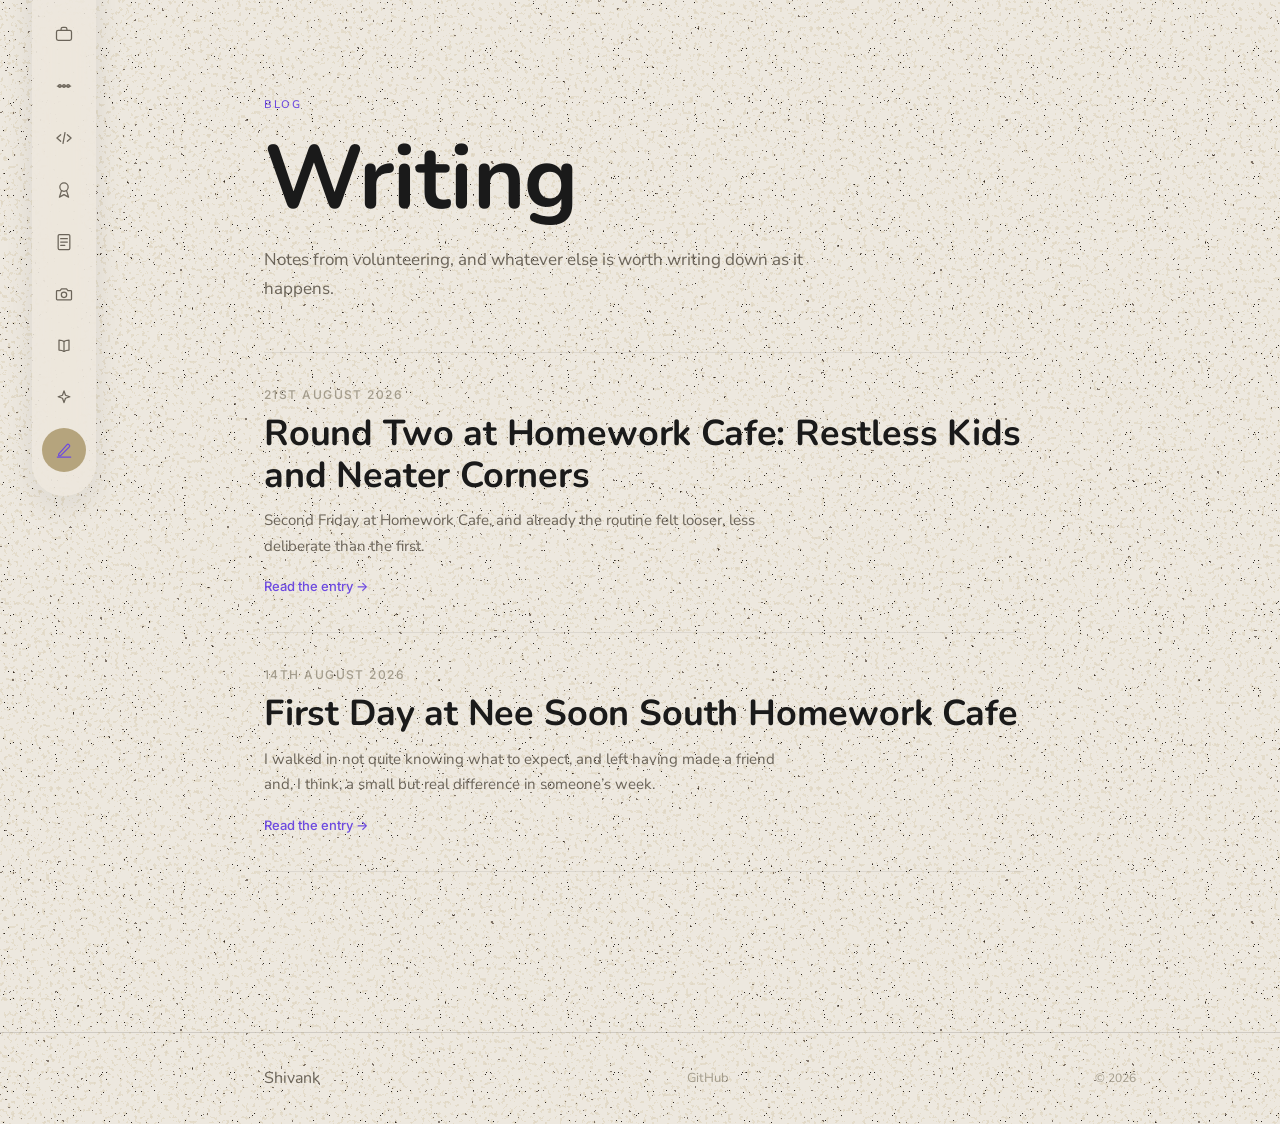
<file: blog.html>
<!DOCTYPE html>
<html lang="en" data-astro-cid-z4jru4n3>
<head>
  <meta charset="UTF-8">
  <meta name="viewport" content="width=device-width, initial-scale=1.0">

  <!-- SEO: the description that appears in search engine results -->
  <meta name="description" content="Entries on volunteering at Nee Soon South Homework Cafe, and other things worth writing down.">

  <!-- The page title shown in browser tab — passed in by each page -->
  <title>Blog — Shivank</title>

  <!-- Preconnect tells the browser to establish a connection to Google
       Fonts early, so fonts load faster                              -->
  <link rel="preconnect" href="https://fonts.googleapis.com">
  <link rel="preconnect" href="https://fonts.gstatic.com" crossorigin>

  <!-- Load our typefaces: Nunito (headings), Nunito Sans (body), and
       Inter (small meta/label text — tech tags, dates — on the
       Projects timeline; a clean, neutral sans distinct from the
       body copy font, used only at small sizes for a "precise, technical"
       feel). Only the exact weights/styles actually used are requested
       here — 0,400 and 0,700 are upright (roman) weights, 1,400 is a
       true italic (so italic text below uses a real italic face
       instead of the browser faking a slant). Add more if you use new
       weights. -->
  <link href="https://fonts.googleapis.com/css2?family=Nunito:ital,wght@0,400;0,700;1,400&family=Nunito+Sans:wght@400;500&family=Inter:wght@500;600&display=swap" rel="stylesheet">

  <!-- <ClientRouter /> intentionally removed — see note in frontmatter. -->

<link rel="stylesheet" href="assets/BaseLayout.B3tS9Wpl.css">
<link rel="stylesheet" href="assets/blog.css">
<style>[data-astro-transition-scope="astro-l25zdozq-1"] { view-transition-name: nav-notch; }@layer astro { ::view-transition-old(nav-notch) { 
	animation-duration: 180ms;
	animation-timing-function: cubic-bezier(0.76, 0, 0.24, 1);
	animation-fill-mode: both;
	animation-name: astroFadeOut; }::view-transition-new(nav-notch) { 
	animation-duration: 180ms;
	animation-timing-function: cubic-bezier(0.76, 0, 0.24, 1);
	animation-fill-mode: both;
	animation-name: astroFadeIn; }[data-astro-transition=back]::view-transition-old(nav-notch) { 
	animation-duration: 180ms;
	animation-timing-function: cubic-bezier(0.76, 0, 0.24, 1);
	animation-fill-mode: both;
	animation-name: astroFadeOut; }[data-astro-transition=back]::view-transition-new(nav-notch) { 
	animation-duration: 180ms;
	animation-timing-function: cubic-bezier(0.76, 0, 0.24, 1);
	animation-fill-mode: both;
	animation-name: astroFadeIn; } }[data-astro-transition-fallback="old"] [data-astro-transition-scope="astro-l25zdozq-1"],
			[data-astro-transition-fallback="old"][data-astro-transition-scope="astro-l25zdozq-1"] { 
	animation-duration: 180ms;
	animation-timing-function: cubic-bezier(0.76, 0, 0.24, 1);
	animation-fill-mode: both;
	animation-name: astroFadeOut; }[data-astro-transition-fallback="new"] [data-astro-transition-scope="astro-l25zdozq-1"],
			[data-astro-transition-fallback="new"][data-astro-transition-scope="astro-l25zdozq-1"] { 
	animation-duration: 180ms;
	animation-timing-function: cubic-bezier(0.76, 0, 0.24, 1);
	animation-fill-mode: both;
	animation-name: astroFadeIn; }[data-astro-transition=back][data-astro-transition-fallback="old"] [data-astro-transition-scope="astro-l25zdozq-1"],
			[data-astro-transition=back][data-astro-transition-fallback="old"][data-astro-transition-scope="astro-l25zdozq-1"] { 
	animation-duration: 180ms;
	animation-timing-function: cubic-bezier(0.76, 0, 0.24, 1);
	animation-fill-mode: both;
	animation-name: astroFadeOut; }[data-astro-transition=back][data-astro-transition-fallback="new"] [data-astro-transition-scope="astro-l25zdozq-1"],
			[data-astro-transition=back][data-astro-transition-fallback="new"][data-astro-transition-scope="astro-l25zdozq-1"] { 
	animation-duration: 180ms;
	animation-timing-function: cubic-bezier(0.76, 0, 0.24, 1);
	animation-fill-mode: both;
	animation-name: astroFadeIn; }</style><style>[data-astro-transition-scope="astro-5l2t6pm4-2"] { view-transition-name: nav-bg; }@layer astro { ::view-transition-old(nav-bg) { 
	animation-duration: 180ms;
	animation-timing-function: cubic-bezier(0.76, 0, 0.24, 1);
	animation-fill-mode: both;
	animation-name: astroFadeOut; }::view-transition-new(nav-bg) { 
	animation-duration: 180ms;
	animation-timing-function: cubic-bezier(0.76, 0, 0.24, 1);
	animation-fill-mode: both;
	animation-name: astroFadeIn; }[data-astro-transition=back]::view-transition-old(nav-bg) { 
	animation-duration: 180ms;
	animation-timing-function: cubic-bezier(0.76, 0, 0.24, 1);
	animation-fill-mode: both;
	animation-name: astroFadeOut; }[data-astro-transition=back]::view-transition-new(nav-bg) { 
	animation-duration: 180ms;
	animation-timing-function: cubic-bezier(0.76, 0, 0.24, 1);
	animation-fill-mode: both;
	animation-name: astroFadeIn; } }[data-astro-transition-fallback="old"] [data-astro-transition-scope="astro-5l2t6pm4-2"],
			[data-astro-transition-fallback="old"][data-astro-transition-scope="astro-5l2t6pm4-2"] { 
	animation-duration: 180ms;
	animation-timing-function: cubic-bezier(0.76, 0, 0.24, 1);
	animation-fill-mode: both;
	animation-name: astroFadeOut; }[data-astro-transition-fallback="new"] [data-astro-transition-scope="astro-5l2t6pm4-2"],
			[data-astro-transition-fallback="new"][data-astro-transition-scope="astro-5l2t6pm4-2"] { 
	animation-duration: 180ms;
	animation-timing-function: cubic-bezier(0.76, 0, 0.24, 1);
	animation-fill-mode: both;
	animation-name: astroFadeIn; }[data-astro-transition=back][data-astro-transition-fallback="old"] [data-astro-transition-scope="astro-5l2t6pm4-2"],
			[data-astro-transition=back][data-astro-transition-fallback="old"][data-astro-transition-scope="astro-5l2t6pm4-2"] { 
	animation-duration: 180ms;
	animation-timing-function: cubic-bezier(0.76, 0, 0.24, 1);
	animation-fill-mode: both;
	animation-name: astroFadeOut; }[data-astro-transition=back][data-astro-transition-fallback="new"] [data-astro-transition-scope="astro-5l2t6pm4-2"],
			[data-astro-transition=back][data-astro-transition-fallback="new"][data-astro-transition-scope="astro-5l2t6pm4-2"] { 
	animation-duration: 180ms;
	animation-timing-function: cubic-bezier(0.76, 0, 0.24, 1);
	animation-fill-mode: both;
	animation-name: astroFadeIn; }</style><style>[data-astro-transition-scope="astro-ss5qawsi-3"] { view-transition-name: nav; }@layer astro { ::view-transition-old(nav) { 
	animation-duration: 180ms;
	animation-timing-function: cubic-bezier(0.76, 0, 0.24, 1);
	animation-fill-mode: both;
	animation-name: astroFadeOut; }::view-transition-new(nav) { 
	animation-duration: 180ms;
	animation-timing-function: cubic-bezier(0.76, 0, 0.24, 1);
	animation-fill-mode: both;
	animation-name: astroFadeIn; }[data-astro-transition=back]::view-transition-old(nav) { 
	animation-duration: 180ms;
	animation-timing-function: cubic-bezier(0.76, 0, 0.24, 1);
	animation-fill-mode: both;
	animation-name: astroFadeOut; }[data-astro-transition=back]::view-transition-new(nav) { 
	animation-duration: 180ms;
	animation-timing-function: cubic-bezier(0.76, 0, 0.24, 1);
	animation-fill-mode: both;
	animation-name: astroFadeIn; } }[data-astro-transition-fallback="old"] [data-astro-transition-scope="astro-ss5qawsi-3"],
			[data-astro-transition-fallback="old"][data-astro-transition-scope="astro-ss5qawsi-3"] { 
	animation-duration: 180ms;
	animation-timing-function: cubic-bezier(0.76, 0, 0.24, 1);
	animation-fill-mode: both;
	animation-name: astroFadeOut; }[data-astro-transition-fallback="new"] [data-astro-transition-scope="astro-ss5qawsi-3"],
			[data-astro-transition-fallback="new"][data-astro-transition-scope="astro-ss5qawsi-3"] { 
	animation-duration: 180ms;
	animation-timing-function: cubic-bezier(0.76, 0, 0.24, 1);
	animation-fill-mode: both;
	animation-name: astroFadeIn; }[data-astro-transition=back][data-astro-transition-fallback="old"] [data-astro-transition-scope="astro-ss5qawsi-3"],
			[data-astro-transition=back][data-astro-transition-fallback="old"][data-astro-transition-scope="astro-ss5qawsi-3"] { 
	animation-duration: 180ms;
	animation-timing-function: cubic-bezier(0.76, 0, 0.24, 1);
	animation-fill-mode: both;
	animation-name: astroFadeOut; }[data-astro-transition=back][data-astro-transition-fallback="new"] [data-astro-transition-scope="astro-ss5qawsi-3"],
			[data-astro-transition=back][data-astro-transition-fallback="new"][data-astro-transition-scope="astro-ss5qawsi-3"] { 
	animation-duration: 180ms;
	animation-timing-function: cubic-bezier(0.76, 0, 0.24, 1);
	animation-fill-mode: both;
	animation-name: astroFadeIn; }</style></head>

<body data-astro-cid-z4jru4n3>

  <!-- Navbar lives in ONE place: assets/nav.js (injected here at load). -->
<script src="assets/nav.js"></script>

  <!--
    On desktop the nav is a small floating capsule that overlaps the
    page rather than pushing it aside, so <main> doesn't need any
    offset there. On mobile it's a real top bar that occupies its own
    space, so .page-content adds clearance just for that case (in the
    style block below). <main> is where each page's content lives;
    <slot /> is a placeholder Astro fills with whatever the page
    passes as its content — think of it like a picture frame.
  -->
  <div class="page-content" data-astro-cid-z4jru4n3>
    <main data-astro-cid-z4jru4n3>
      

  <section class="blog-header fade-in">
    <div class="container">
      <p class="section-label">Blog</p>
      <h1>Writing</h1>
      <p class="blog-header-desc">
        Notes from volunteering, and whatever else is worth writing down as it happens.
      </p>
    </div>
  </section>

  <section class="blog-section">
    <div class="container">
      <ul class="post-list stagger-children">
          <li class="post-row">
            <a href="blog/round-two-at-homework-cafe.html" class="post-link">
              <p class="post-date"><time datetime="2026-08-21">21st August 2026</time></p>
              <h2 class="post-title">Round Two at Homework Cafe: Restless Kids and Neater Corners</h2>
              <p class="post-excerpt">Second Friday at Homework Cafe, and already the routine felt looser, less deliberate than the first.</p>
              <span class="post-more">Read the entry →</span>
            </a>
          </li>
          <li class="post-row">
            <a href="blog/first-day-at-nee-soon-south-homework-cafe.html" class="post-link">
              <p class="post-date"><time datetime="2026-08-14">14th August 2026</time></p>
              <h2 class="post-title">First Day at Nee Soon South Homework Cafe</h2>
              <p class="post-excerpt">I walked in not quite knowing what to expect, and left having made a friend and, I think, a small but real difference in someone’s week.</p>
              <span class="post-more">Read the entry →</span>
            </a>
          </li>
      </ul>
    </div>
  </section>

    </main>

    <footer class="footer" data-astro-cid-jo6i4kqk>
  <div class="container footer-inner" data-astro-cid-jo6i4kqk>

    <!-- Name on the left -->
    <p class="footer-name" data-astro-cid-jo6i4kqk>Shivank</p>

    <!-- Social / external links in the center -->
    <div class="footer-links" data-astro-cid-jo6i4kqk>
      <a href="https://github.com/ShivankC" class="footer-link" target="_blank" rel="noopener" data-astro-cid-jo6i4kqk>GitHub</a>
    </div>

    <!-- Copyright on the right -->
    <p class="footer-copy" data-astro-cid-jo6i4kqk>
      © 2026
    </p>

  </div>
</footer>
  </div>

  <!--
    Speckle/stipple texture, sitting behind the whole page (z-index:
    -1, see the style block below) — small dark flecks, not
    continuous grain. Purely decorative (aria-hidden, pointer-events:
    none — it can never intercept a click or a hover).

    Deliberately NOT given its own transition:name. That was tried —
    the intent was to keep it from flickering through the default
    root fade on navigation, since it's identical on every page — but
    it backfired: a named element gets captured as an independent
    snapshot layer that the browser composites on top of everything
    else while a transition is active, ignoring this element's own
    z-index for that whole window. The visible symptom was exactly
    "the specks show up, then vanish fast right after the page
    settles" — briefly on top of everything during the transition,
    then correctly hidden behind opaque content again once it ends.
    Leaving it unnamed means it's just baked into the default root
    snapshot like ordinary content, which already has the correct
    z-order baked into its pixels — no separate overlay, no flicker.
  -->
  <div class="fleck-overlay" aria-hidden="true" data-astro-cid-z4jru4n3></div>

</body>
</html>



<!--
  SCROLL FADE-IN SCRIPT
  This runs in the browser (not during build time).
  It watches for elements with .fade-in or .stagger-children
  and adds the class .visible when they scroll into view,
  which triggers the CSS transition defined in global.css.
-->
<script type="module">//#region src/layouts/BaseLayout.astro?astro&type=script&index=0&lang.ts
function initScrollAnimations() {
	const observer = new IntersectionObserver((entries) => {
		entries.forEach((entry) => {
			if (entry.isIntersecting) {
				const el = entry.target;
				[el, ...el.children].forEach((node) => {
					if (!(node instanceof HTMLElement)) return;
					node.style.willChange = "transform, opacity";
					node.addEventListener("transitionend", function clearWillChange(e) {
						if (e.target !== node) return;
						if (node.getAnimations().length > 0) return;
						node.style.willChange = "";
						node.removeEventListener("transitionend", clearWillChange);
					});
				});
				el.classList.add("visible");
				observer.unobserve(el);
			}
		});
	}, {
		threshold: .08,
		rootMargin: "0px 0px -40px 0px"
	});
	document.querySelectorAll(".fade-in, .stagger-children").forEach((el) => {
		observer.observe(el);
	});
}
initScrollAnimations();
document.addEventListener("astro:page-load", initScrollAnimations);
function navOrder() {
	return Array.from(document.querySelectorAll(".nav-link")).map((a) => new URL(a.href).pathname);
}
function indexOfPath(order, pathname) {
	return order.findIndex((p) => pathname === p || p !== "/" && pathname.startsWith(p));
}
document.addEventListener("astro:before-preparation", (event) => {
	const root = document.documentElement;
	const e = event;
	const order = navOrder();
	const fromIdx = indexOfPath(order, e.from?.pathname ?? "");
	const toIdx = indexOfPath(order, e.to?.pathname ?? "");
	if (fromIdx === -1 || toIdx === -1 || fromIdx === toIdx) {
		root.removeAttribute("data-astro-reel");
		root.removeAttribute("data-astro-reel-jumps");
		return;
	}
	root.setAttribute("data-astro-reel", toIdx > fromIdx ? "up" : "down");
	const jumps = Math.min(4, Math.abs(toIdx - fromIdx));
	root.setAttribute("data-astro-reel-jumps", String(jumps));
});
//#endregion</script>
</file>
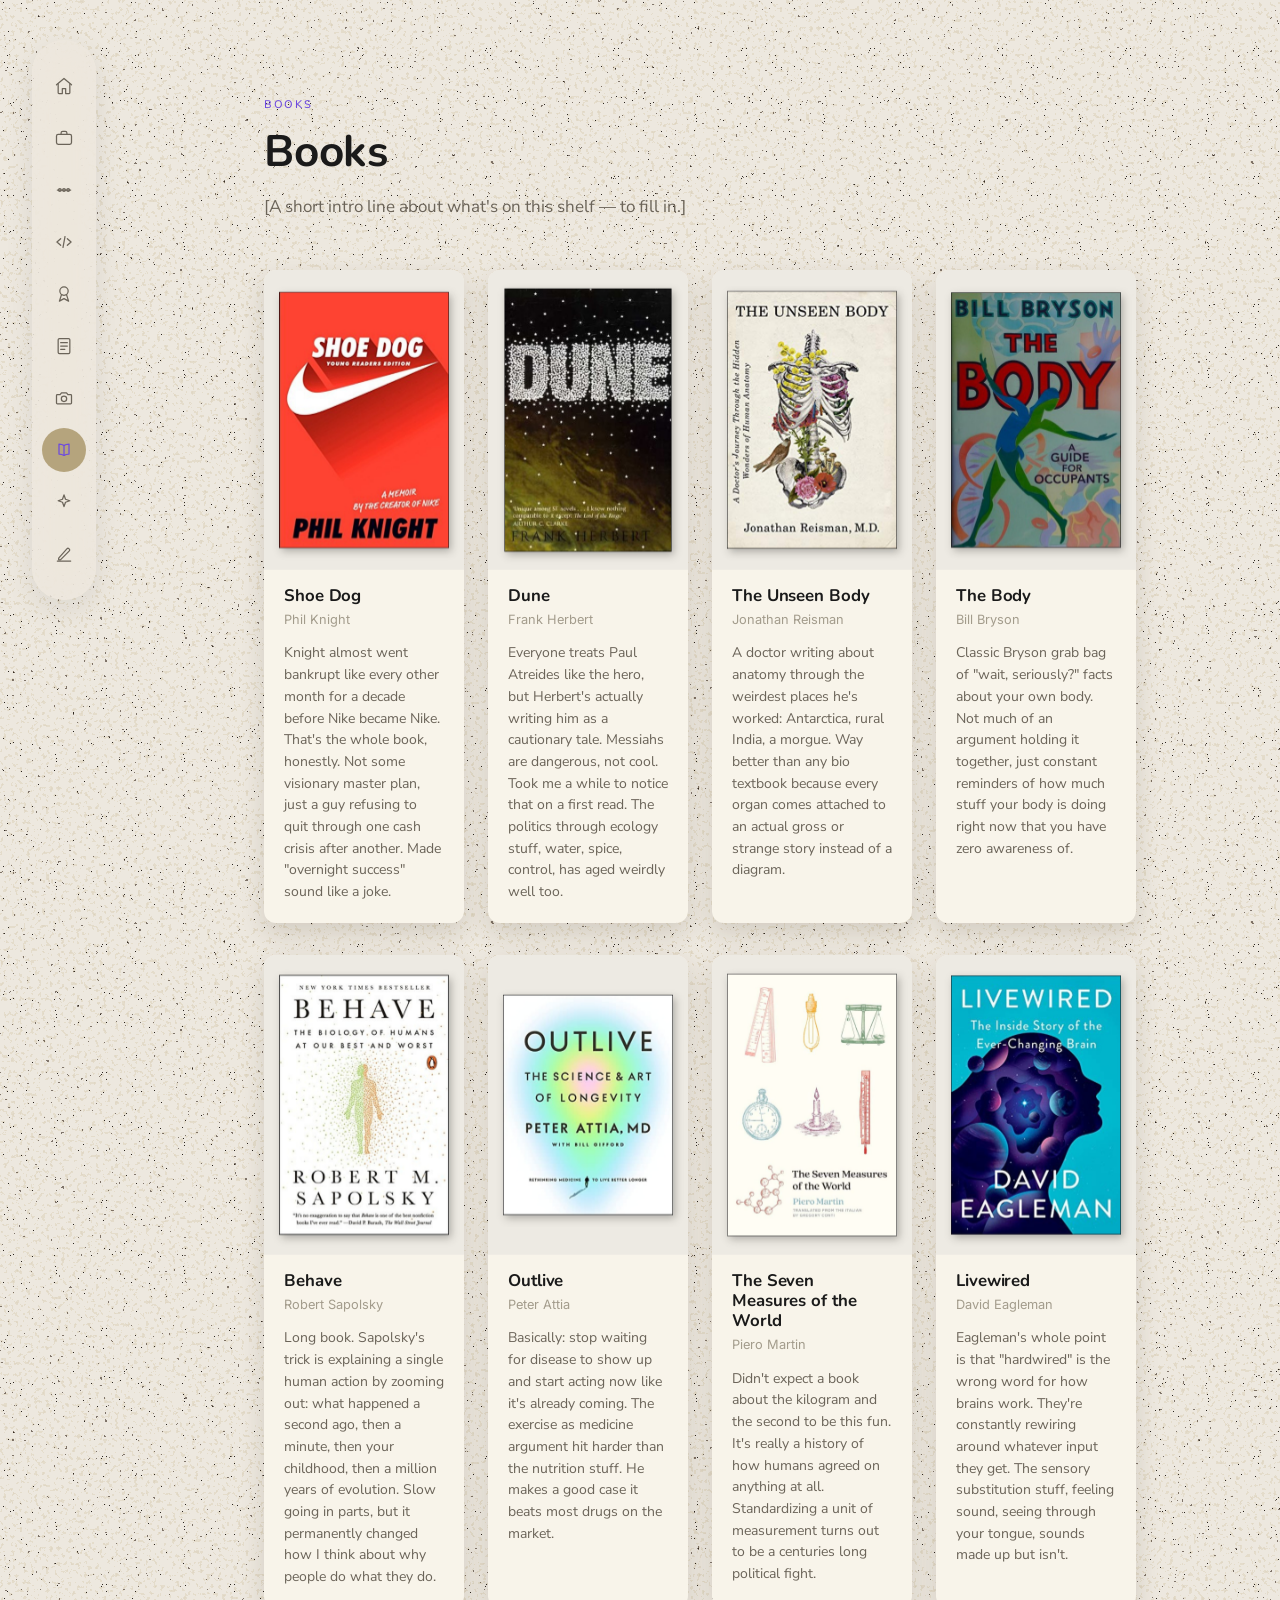
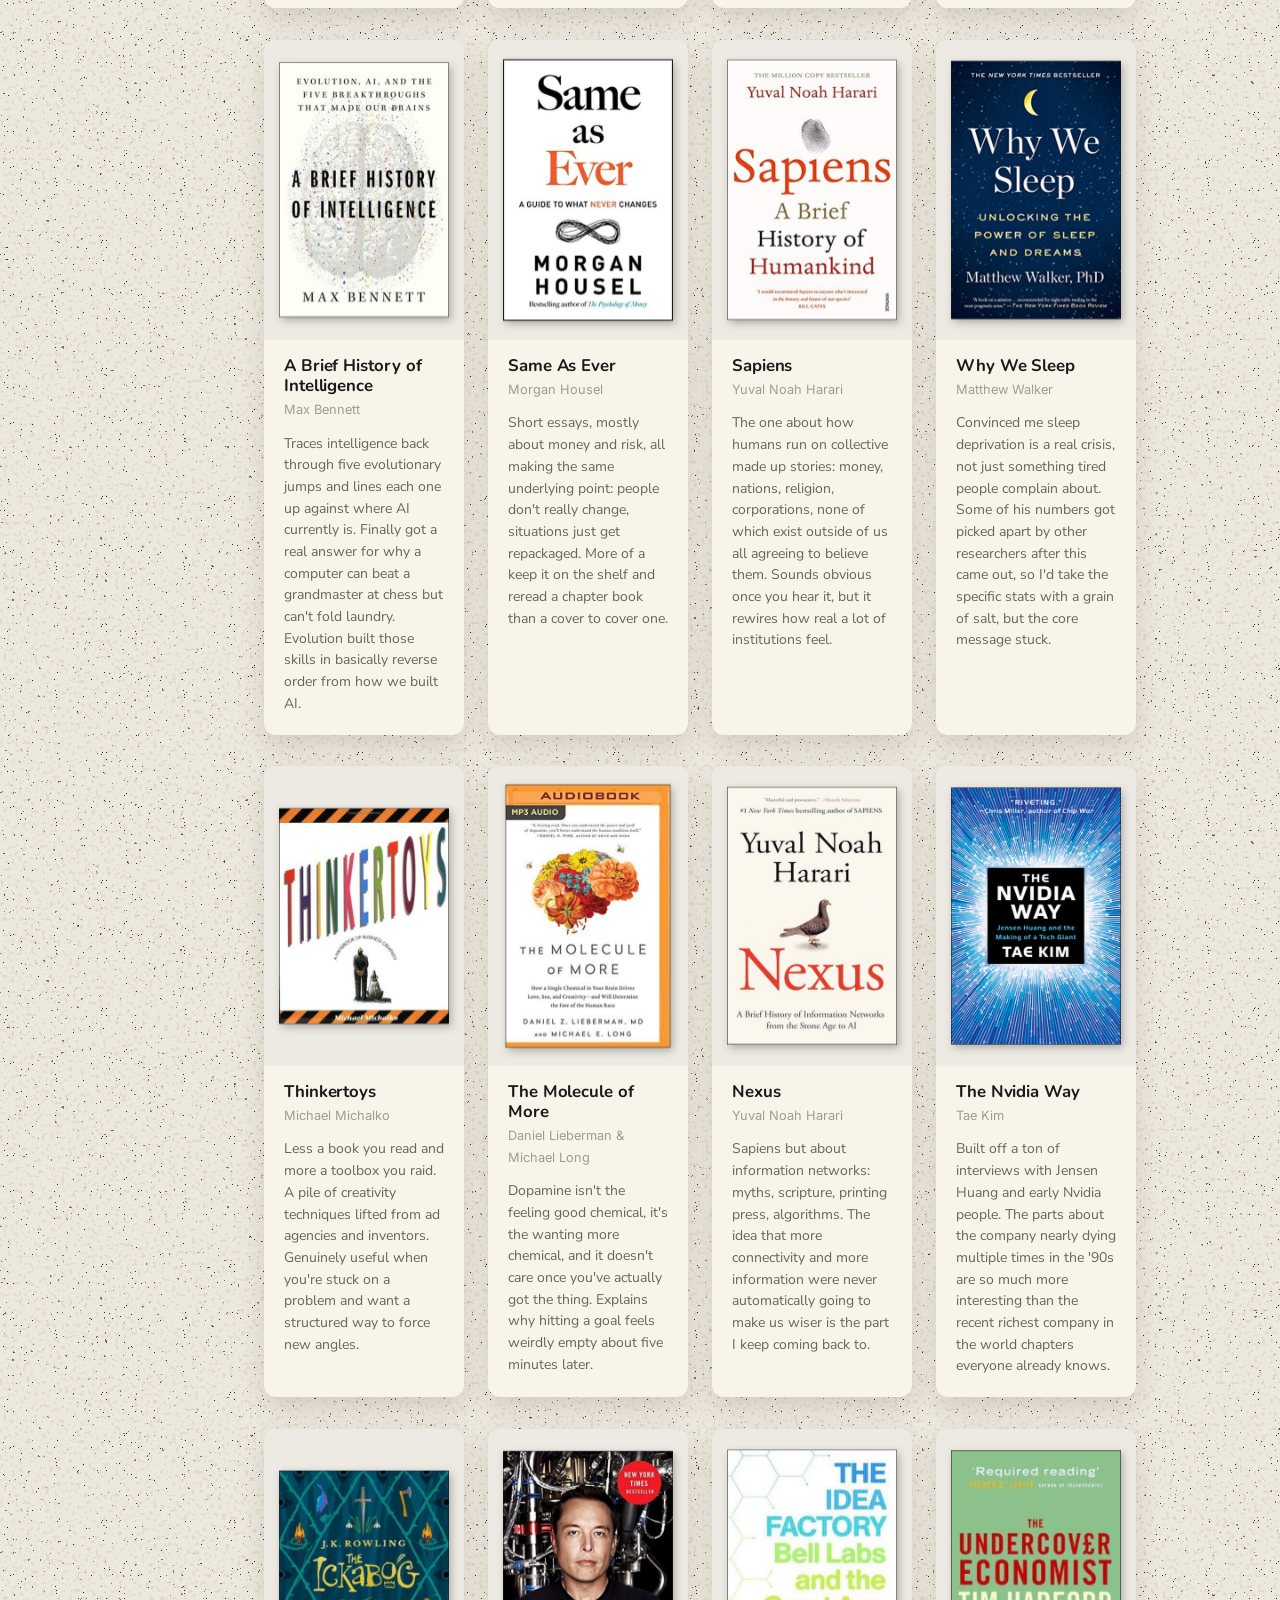
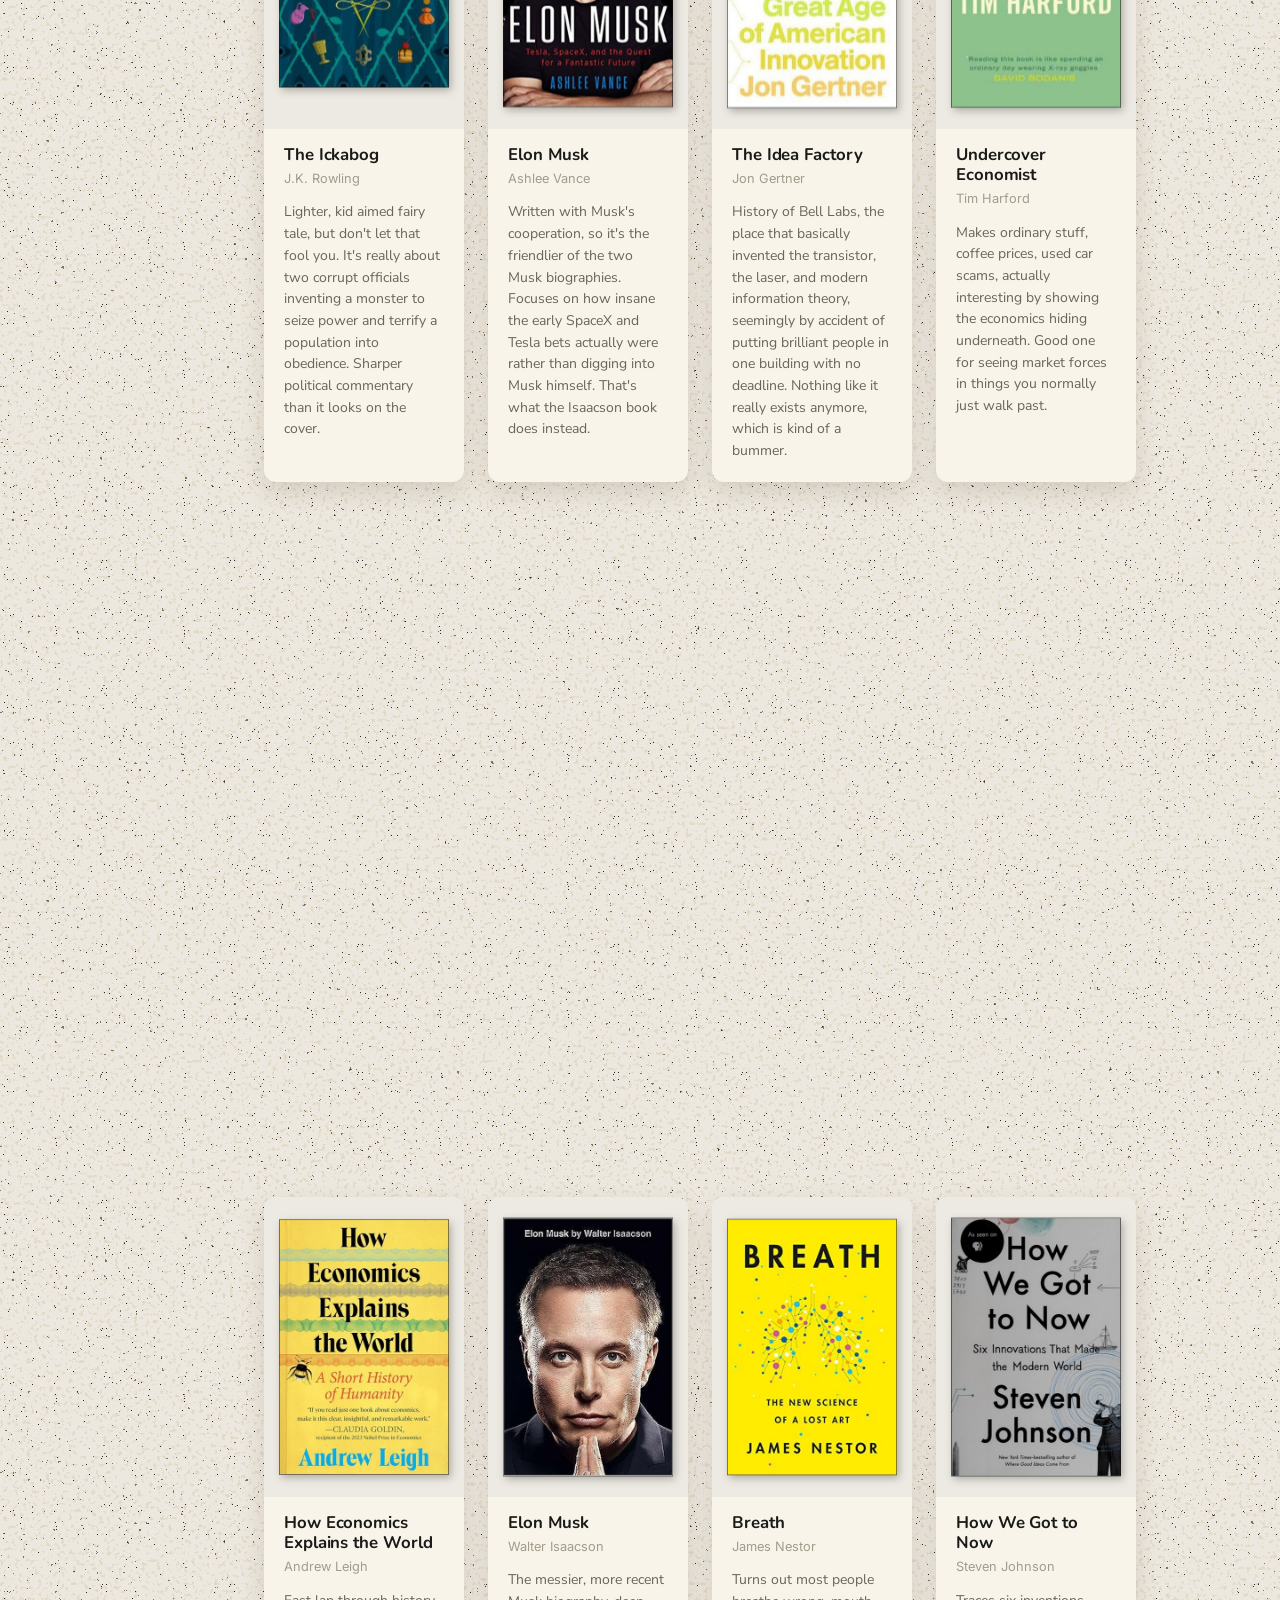
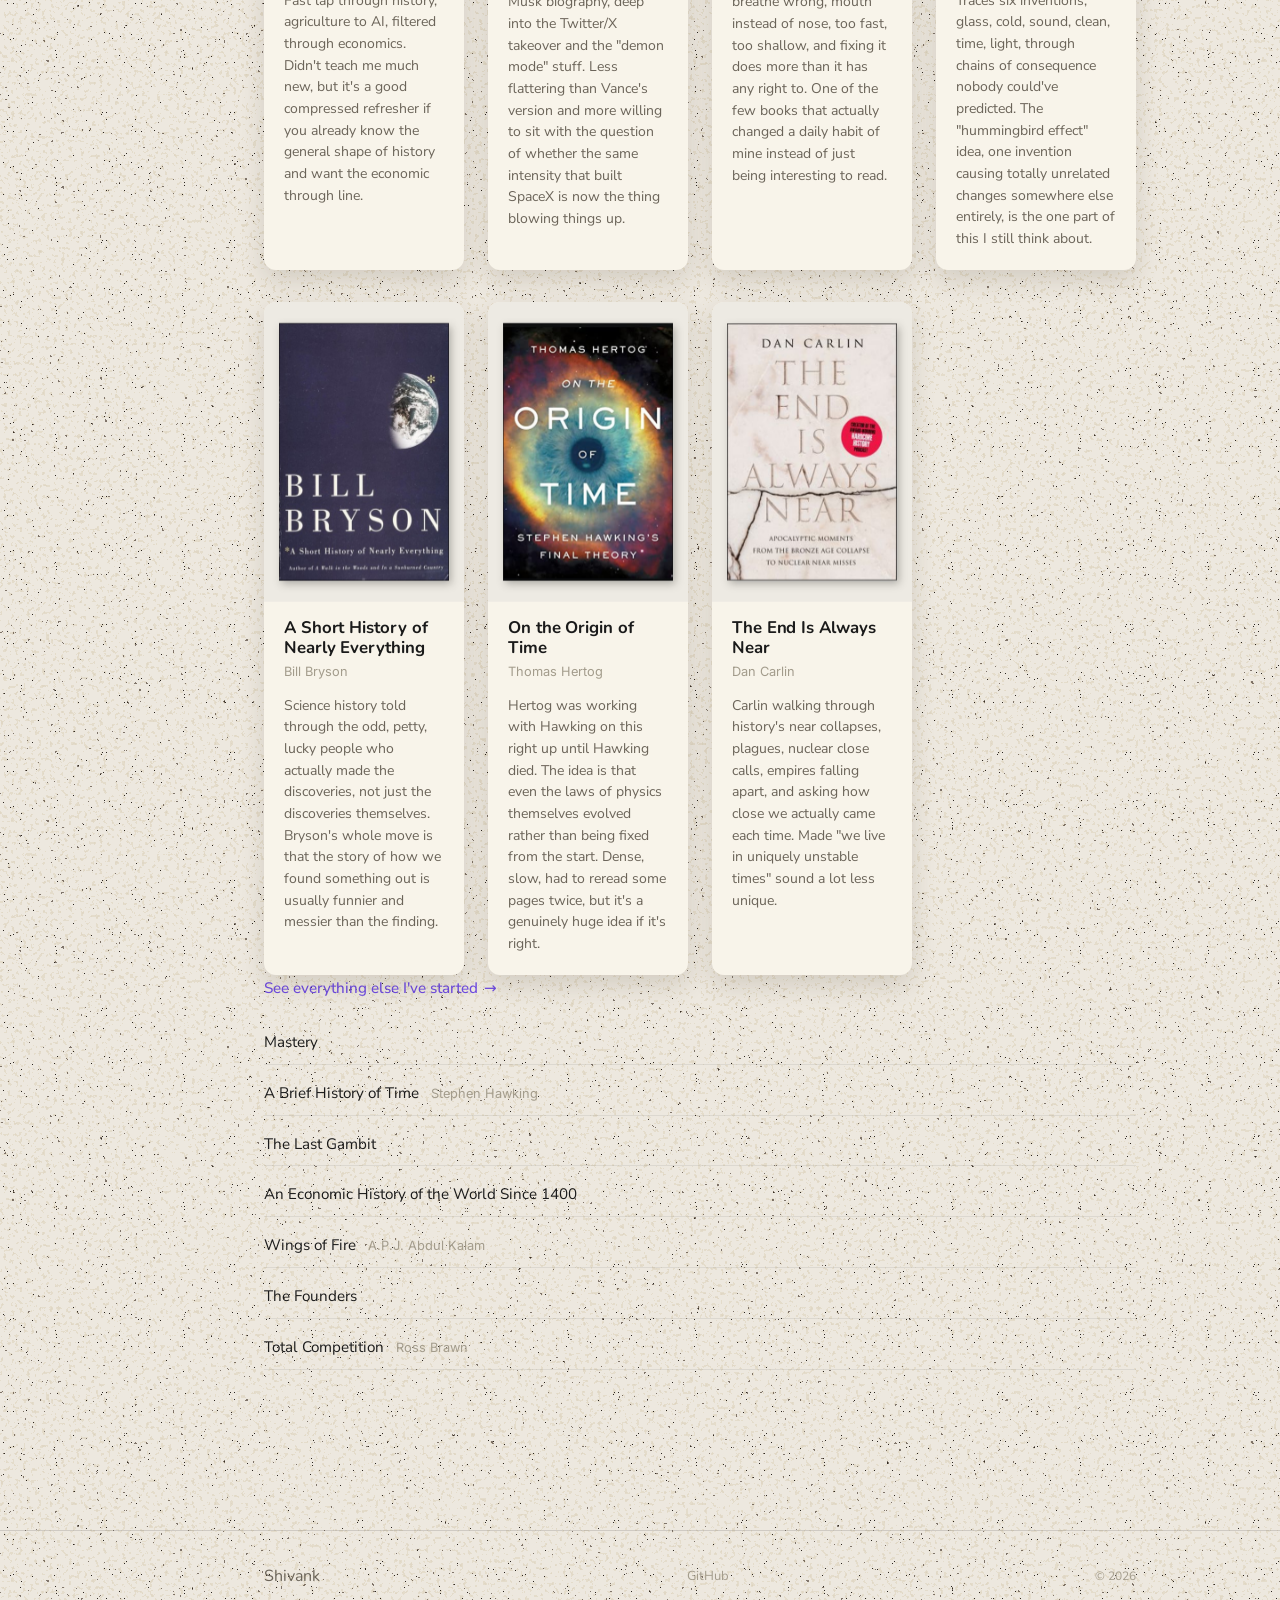
<file: books.html>
<!DOCTYPE html>
<html lang="en" data-astro-cid-z4jru4n3>
<head>
  <meta charset="UTF-8">
  <meta name="viewport" content="width=device-width, initial-scale=1.0">

  <!-- SEO: the description that appears in search engine results -->
  <meta name="description" content="[A one-sentence description of the books shown here.]">

  <!-- The page title shown in browser tab — passed in by each page -->
  <title>Books — Shivank</title>

  <!-- Preconnect tells the browser to establish a connection to Google
       Fonts early, so fonts load faster                              -->
  <link rel="preconnect" href="https://fonts.googleapis.com">
  <link rel="preconnect" href="https://fonts.gstatic.com" crossorigin>

  <!-- Load our typefaces: Nunito (headings), Nunito Sans (body), and
       Inter (small meta/label text — tech tags, dates — on the
       Projects timeline; a clean, neutral sans distinct from the
       body copy font, used only at small sizes for a "precise, technical"
       feel). Only the exact weights/styles actually used are requested
       here — 0,400 and 0,700 are upright (roman) weights, 1,400 is a
       true italic (so italic text below uses a real italic face
       instead of the browser faking a slant). Add more if you use new
       weights. -->
  <link href="https://fonts.googleapis.com/css2?family=Nunito:ital,wght@0,400;0,700;1,400&family=Nunito+Sans:wght@400;500&family=Inter:wght@500;600&display=swap" rel="stylesheet">

  <!-- <ClientRouter /> intentionally removed — see note in frontmatter. -->

<link rel="stylesheet" href="assets/BaseLayout.B3tS9Wpl.css">
<style>.page-header[data-astro-cid-b2i3gsw2] {
  padding-top: var(--space-24);
  padding-bottom: var(--space-12);
}

.page-header-desc[data-astro-cid-b2i3gsw2] {
  margin-top: var(--space-4);
  font-size: 1.0625rem;
  color: var(--fg-muted);
  max-width: 56ch;
}
.books-section[data-astro-cid-yxyljrfl] {
  padding-bottom: var(--space-24);
}

.page-header h1 {
  font-size: 2.75rem;
}

.books-grid[data-astro-cid-yxyljrfl] {
  display: grid;
  grid-template-columns: repeat(4, 1fr);
  gap: var(--space-8) var(--space-6);
}

@media (width <= 1080px) {
  .books-grid[data-astro-cid-yxyljrfl] {
    grid-template-columns: repeat(3, 1fr);
  }
}

@media (width <= 720px) {
  .books-grid[data-astro-cid-yxyljrfl] {
    grid-template-columns: repeat(2, 1fr);
  }
}

@media (width <= 460px) {
  .books-grid[data-astro-cid-yxyljrfl] {
    grid-template-columns: 1fr;
  }
}

.book-card[data-astro-cid-yxyljrfl] {
  --card-shadow: 0 10px 24px #3a281624;
  --card-shadow-hover: 0 16px 34px #3a281633;
  background-color: #f8f4ea;
  border-radius: 12px;
  overflow: hidden;
  box-shadow: var(--card-shadow);
  transition: transform .2s var(--ease-out), box-shadow .2s var(--ease-out);
}

.book-card[data-astro-cid-yxyljrfl]:hover {
  transform: translateY(-4px);
  box-shadow: var(--card-shadow-hover);
}

.book-cover[data-astro-cid-yxyljrfl] {
  width: 100%;
  aspect-ratio: 2 / 3;
  background-color: #eee7d8;
}

.book-cover[data-astro-cid-yxyljrfl] img[data-astro-cid-yxyljrfl] {
  display: block;
  width: 100%;
  height: 100%;
  object-fit: cover;
}

.book-body[data-astro-cid-yxyljrfl] {
  padding: var(--space-4) var(--space-5) var(--space-5);
}

.book-title[data-astro-cid-yxyljrfl] {
  font-family: var(--font-display);
  font-size: 1.05rem;
  font-weight: 700;
  line-height: 1.2;
  color: #1a1a1a;
}

.book-author[data-astro-cid-yxyljrfl] {
  font-family: var(--font-meta);
  font-size: .8rem;
  color: var(--fg-subtle);
  margin-top: .2em;
}

.book-note[data-astro-cid-yxyljrfl] {
  font-size: .875rem;
  line-height: 1.55;
  color: var(--fg-muted);
  margin-top: var(--space-3);
}

.books-secondary[data-astro-cid-yxyljrfl] {
  margin-top: var(--space-14);
}

.books-toggle[data-astro-cid-yxyljrfl] {
  display: inline-flex;
  align-items: center;
  gap: .4em;
  background: none;
  border: none;
  padding: 0;
  cursor: pointer;
  font-family: var(--font-body);
  font-size: .95rem;
  font-weight: 500;
  color: var(--accent);
}

.books-toggle[data-astro-cid-yxyljrfl] .arr[data-astro-cid-yxyljrfl] {
  transition: transform .2s var(--ease-out);
}

.books-toggle[data-astro-cid-yxyljrfl]:hover .arr[data-astro-cid-yxyljrfl], .books-toggle[data-astro-cid-yxyljrfl][aria-expanded="true"] .arr[data-astro-cid-yxyljrfl] {
  transform: translateX(3px);
}

.books-toggle[data-astro-cid-yxyljrfl][aria-expanded="true"] .arr[data-astro-cid-yxyljrfl] {
  transform: rotate(90deg);
}

.books-rest-list[data-astro-cid-yxyljrfl] {
  list-style: none;
  padding: 0;
  margin-top: var(--space-5);
  display: flex;
  flex-direction: column;
  gap: var(--space-2);
}

.books-rest-row[data-astro-cid-yxyljrfl] {
  display: flex;
  align-items: baseline;
  gap: var(--space-3);
  padding: var(--space-2) 0;
  border-bottom: 1px solid #1a1a1a14;
}

.books-rest-title[data-astro-cid-yxyljrfl] {
  font-size: .95rem;
  color: var(--fg);
}

.books-rest-author[data-astro-cid-yxyljrfl] {
  font-family: var(--font-meta);
  font-size: .8rem;
  color: var(--fg-subtle);
}

@media (prefers-reduced-motion: reduce) {
  .book-card[data-astro-cid-yxyljrfl], .books-toggle[data-astro-cid-yxyljrfl] .arr[data-astro-cid-yxyljrfl] {
    transition: none;
  }
}
</style><style>[data-astro-transition-scope="astro-l25zdozq-1"] { view-transition-name: nav-notch; }@layer astro { ::view-transition-old(nav-notch) { 
	animation-duration: 180ms;
	animation-timing-function: cubic-bezier(0.76, 0, 0.24, 1);
	animation-fill-mode: both;
	animation-name: astroFadeOut; }::view-transition-new(nav-notch) { 
	animation-duration: 180ms;
	animation-timing-function: cubic-bezier(0.76, 0, 0.24, 1);
	animation-fill-mode: both;
	animation-name: astroFadeIn; }[data-astro-transition=back]::view-transition-old(nav-notch) { 
	animation-duration: 180ms;
	animation-timing-function: cubic-bezier(0.76, 0, 0.24, 1);
	animation-fill-mode: both;
	animation-name: astroFadeOut; }[data-astro-transition=back]::view-transition-new(nav-notch) { 
	animation-duration: 180ms;
	animation-timing-function: cubic-bezier(0.76, 0, 0.24, 1);
	animation-fill-mode: both;
	animation-name: astroFadeIn; } }[data-astro-transition-fallback="old"] [data-astro-transition-scope="astro-l25zdozq-1"],
			[data-astro-transition-fallback="old"][data-astro-transition-scope="astro-l25zdozq-1"] { 
	animation-duration: 180ms;
	animation-timing-function: cubic-bezier(0.76, 0, 0.24, 1);
	animation-fill-mode: both;
	animation-name: astroFadeOut; }[data-astro-transition-fallback="new"] [data-astro-transition-scope="astro-l25zdozq-1"],
			[data-astro-transition-fallback="new"][data-astro-transition-scope="astro-l25zdozq-1"] { 
	animation-duration: 180ms;
	animation-timing-function: cubic-bezier(0.76, 0, 0.24, 1);
	animation-fill-mode: both;
	animation-name: astroFadeIn; }[data-astro-transition=back][data-astro-transition-fallback="old"] [data-astro-transition-scope="astro-l25zdozq-1"],
			[data-astro-transition=back][data-astro-transition-fallback="old"][data-astro-transition-scope="astro-l25zdozq-1"] { 
	animation-duration: 180ms;
	animation-timing-function: cubic-bezier(0.76, 0, 0.24, 1);
	animation-fill-mode: both;
	animation-name: astroFadeOut; }[data-astro-transition=back][data-astro-transition-fallback="new"] [data-astro-transition-scope="astro-l25zdozq-1"],
			[data-astro-transition=back][data-astro-transition-fallback="new"][data-astro-transition-scope="astro-l25zdozq-1"] { 
	animation-duration: 180ms;
	animation-timing-function: cubic-bezier(0.76, 0, 0.24, 1);
	animation-fill-mode: both;
	animation-name: astroFadeIn; }</style><style>[data-astro-transition-scope="astro-5l2t6pm4-2"] { view-transition-name: nav-bg; }@layer astro { ::view-transition-old(nav-bg) { 
	animation-duration: 180ms;
	animation-timing-function: cubic-bezier(0.76, 0, 0.24, 1);
	animation-fill-mode: both;
	animation-name: astroFadeOut; }::view-transition-new(nav-bg) { 
	animation-duration: 180ms;
	animation-timing-function: cubic-bezier(0.76, 0, 0.24, 1);
	animation-fill-mode: both;
	animation-name: astroFadeIn; }[data-astro-transition=back]::view-transition-old(nav-bg) { 
	animation-duration: 180ms;
	animation-timing-function: cubic-bezier(0.76, 0, 0.24, 1);
	animation-fill-mode: both;
	animation-name: astroFadeOut; }[data-astro-transition=back]::view-transition-new(nav-bg) { 
	animation-duration: 180ms;
	animation-timing-function: cubic-bezier(0.76, 0, 0.24, 1);
	animation-fill-mode: both;
	animation-name: astroFadeIn; } }[data-astro-transition-fallback="old"] [data-astro-transition-scope="astro-5l2t6pm4-2"],
			[data-astro-transition-fallback="old"][data-astro-transition-scope="astro-5l2t6pm4-2"] { 
	animation-duration: 180ms;
	animation-timing-function: cubic-bezier(0.76, 0, 0.24, 1);
	animation-fill-mode: both;
	animation-name: astroFadeOut; }[data-astro-transition-fallback="new"] [data-astro-transition-scope="astro-5l2t6pm4-2"],
			[data-astro-transition-fallback="new"][data-astro-transition-scope="astro-5l2t6pm4-2"] { 
	animation-duration: 180ms;
	animation-timing-function: cubic-bezier(0.76, 0, 0.24, 1);
	animation-fill-mode: both;
	animation-name: astroFadeIn; }[data-astro-transition=back][data-astro-transition-fallback="old"] [data-astro-transition-scope="astro-5l2t6pm4-2"],
			[data-astro-transition=back][data-astro-transition-fallback="old"][data-astro-transition-scope="astro-5l2t6pm4-2"] { 
	animation-duration: 180ms;
	animation-timing-function: cubic-bezier(0.76, 0, 0.24, 1);
	animation-fill-mode: both;
	animation-name: astroFadeOut; }[data-astro-transition=back][data-astro-transition-fallback="new"] [data-astro-transition-scope="astro-5l2t6pm4-2"],
			[data-astro-transition=back][data-astro-transition-fallback="new"][data-astro-transition-scope="astro-5l2t6pm4-2"] { 
	animation-duration: 180ms;
	animation-timing-function: cubic-bezier(0.76, 0, 0.24, 1);
	animation-fill-mode: both;
	animation-name: astroFadeIn; }</style><style>[data-astro-transition-scope="astro-ss5qawsi-3"] { view-transition-name: nav; }@layer astro { ::view-transition-old(nav) { 
	animation-duration: 180ms;
	animation-timing-function: cubic-bezier(0.76, 0, 0.24, 1);
	animation-fill-mode: both;
	animation-name: astroFadeOut; }::view-transition-new(nav) { 
	animation-duration: 180ms;
	animation-timing-function: cubic-bezier(0.76, 0, 0.24, 1);
	animation-fill-mode: both;
	animation-name: astroFadeIn; }[data-astro-transition=back]::view-transition-old(nav) { 
	animation-duration: 180ms;
	animation-timing-function: cubic-bezier(0.76, 0, 0.24, 1);
	animation-fill-mode: both;
	animation-name: astroFadeOut; }[data-astro-transition=back]::view-transition-new(nav) { 
	animation-duration: 180ms;
	animation-timing-function: cubic-bezier(0.76, 0, 0.24, 1);
	animation-fill-mode: both;
	animation-name: astroFadeIn; } }[data-astro-transition-fallback="old"] [data-astro-transition-scope="astro-ss5qawsi-3"],
			[data-astro-transition-fallback="old"][data-astro-transition-scope="astro-ss5qawsi-3"] { 
	animation-duration: 180ms;
	animation-timing-function: cubic-bezier(0.76, 0, 0.24, 1);
	animation-fill-mode: both;
	animation-name: astroFadeOut; }[data-astro-transition-fallback="new"] [data-astro-transition-scope="astro-ss5qawsi-3"],
			[data-astro-transition-fallback="new"][data-astro-transition-scope="astro-ss5qawsi-3"] { 
	animation-duration: 180ms;
	animation-timing-function: cubic-bezier(0.76, 0, 0.24, 1);
	animation-fill-mode: both;
	animation-name: astroFadeIn; }[data-astro-transition=back][data-astro-transition-fallback="old"] [data-astro-transition-scope="astro-ss5qawsi-3"],
			[data-astro-transition=back][data-astro-transition-fallback="old"][data-astro-transition-scope="astro-ss5qawsi-3"] { 
	animation-duration: 180ms;
	animation-timing-function: cubic-bezier(0.76, 0, 0.24, 1);
	animation-fill-mode: both;
	animation-name: astroFadeOut; }[data-astro-transition=back][data-astro-transition-fallback="new"] [data-astro-transition-scope="astro-ss5qawsi-3"],
			[data-astro-transition=back][data-astro-transition-fallback="new"][data-astro-transition-scope="astro-ss5qawsi-3"] { 
	animation-duration: 180ms;
	animation-timing-function: cubic-bezier(0.76, 0, 0.24, 1);
	animation-fill-mode: both;
	animation-name: astroFadeIn; }</style></head>

<body data-astro-cid-z4jru4n3>

  <!-- Navbar lives in ONE place: assets/nav.js (injected here at load). -->
<script src="assets/nav.js"></script>

  <!--
    On desktop the nav is a small floating capsule that overlaps the
    page rather than pushing it aside, so <main> doesn't need any
    offset there. On mobile it's a real top bar that occupies its own
    space, so .page-content adds clearance just for that case (in the
    style block below). <main> is where each page's content lives;
    <slot /> is a placeholder Astro fills with whatever the page
    passes as its content — think of it like a picture frame.
  -->
  <div class="page-content" data-astro-cid-z4jru4n3>
    <main data-astro-cid-z4jru4n3>
      

  <section class="page-header fade-in" data-astro-cid-b2i3gsw2>
  <div class="container" data-astro-cid-b2i3gsw2>
    <p class="section-label" data-astro-cid-b2i3gsw2>Books</p>
    <h1 data-astro-cid-b2i3gsw2>Books</h1>
    <p class="page-header-desc" data-astro-cid-b2i3gsw2>[A short intro line about what&#39;s on this shelf — to fill in.]</p>
  </div>
</section>

  <section class="books-section" data-astro-cid-yxyljrfl>
    <div class="container" data-astro-cid-yxyljrfl>

      <div class="books-grid" data-astro-cid-yxyljrfl>
        <article class="book-card fade-in" data-astro-cid-yxyljrfl>
            <div class="book-cover" data-astro-cid-yxyljrfl>
              <img src="books/Shoe Dog.jpg" alt="Shoe Dog cover" loading="lazy" data-astro-cid-yxyljrfl>
            </div>
            <div class="book-body" data-astro-cid-yxyljrfl>
              <h3 class="book-title" data-astro-cid-yxyljrfl>Shoe Dog</h3>
              <p class="book-author" data-astro-cid-yxyljrfl>Phil Knight</p>
              <p class="book-note" data-astro-cid-yxyljrfl>Knight almost went bankrupt like every other month for a decade before Nike became Nike. That&#39;s the whole book, honestly. Not some visionary master plan, just a guy refusing to quit through one cash crisis after another. Made &quot;overnight success&quot; sound like a joke.</p>
            </div>
          </article><article class="book-card fade-in" data-astro-cid-yxyljrfl>
            <div class="book-cover" data-astro-cid-yxyljrfl>
              <img src="books/Dune.jpg" alt="Dune cover" loading="lazy" data-astro-cid-yxyljrfl>
            </div>
            <div class="book-body" data-astro-cid-yxyljrfl>
              <h3 class="book-title" data-astro-cid-yxyljrfl>Dune</h3>
              <p class="book-author" data-astro-cid-yxyljrfl>Frank Herbert</p>
              <p class="book-note" data-astro-cid-yxyljrfl>Everyone treats Paul Atreides like the hero, but Herbert&#39;s actually writing him as a cautionary tale. Messiahs are dangerous, not cool. Took me a while to notice that on a first read. The politics through ecology stuff, water, spice, control, has aged weirdly well too.</p>
            </div>
          </article><article class="book-card fade-in" data-astro-cid-yxyljrfl>
            <div class="book-cover" data-astro-cid-yxyljrfl>
              <img src="books/The Unseen Body.jpg" alt="The Unseen Body cover" loading="lazy" data-astro-cid-yxyljrfl>
            </div>
            <div class="book-body" data-astro-cid-yxyljrfl>
              <h3 class="book-title" data-astro-cid-yxyljrfl>The Unseen Body</h3>
              <p class="book-author" data-astro-cid-yxyljrfl>Jonathan Reisman</p>
              <p class="book-note" data-astro-cid-yxyljrfl>A doctor writing about anatomy through the weirdest places he&#39;s worked: Antarctica, rural India, a morgue. Way better than any bio textbook because every organ comes attached to an actual gross or strange story instead of a diagram.</p>
            </div>
          </article><article class="book-card fade-in" data-astro-cid-yxyljrfl>
            <div class="book-cover" data-astro-cid-yxyljrfl>
              <img src="books/The Body.jpg" alt="The Body cover" loading="lazy" data-astro-cid-yxyljrfl>
            </div>
            <div class="book-body" data-astro-cid-yxyljrfl>
              <h3 class="book-title" data-astro-cid-yxyljrfl>The Body</h3>
              <p class="book-author" data-astro-cid-yxyljrfl>Bill Bryson</p>
              <p class="book-note" data-astro-cid-yxyljrfl>Classic Bryson grab bag of &quot;wait, seriously?&quot; facts about your own body. Not much of an argument holding it together, just constant reminders of how much stuff your body is doing right now that you have zero awareness of.</p>
            </div>
          </article><article class="book-card fade-in" data-astro-cid-yxyljrfl>
            <div class="book-cover" data-astro-cid-yxyljrfl>
              <img src="books/Behave.jpg" alt="Behave cover" loading="lazy" data-astro-cid-yxyljrfl>
            </div>
            <div class="book-body" data-astro-cid-yxyljrfl>
              <h3 class="book-title" data-astro-cid-yxyljrfl>Behave</h3>
              <p class="book-author" data-astro-cid-yxyljrfl>Robert Sapolsky</p>
              <p class="book-note" data-astro-cid-yxyljrfl>Long book. Sapolsky&#39;s trick is explaining a single human action by zooming out: what happened a second ago, then a minute, then your childhood, then a million years of evolution. Slow going in parts, but it permanently changed how I think about why people do what they do.</p>
            </div>
          </article><article class="book-card fade-in" data-astro-cid-yxyljrfl>
            <div class="book-cover" data-astro-cid-yxyljrfl>
              <img src="books/Outlive.jpg" alt="Outlive cover" loading="lazy" data-astro-cid-yxyljrfl>
            </div>
            <div class="book-body" data-astro-cid-yxyljrfl>
              <h3 class="book-title" data-astro-cid-yxyljrfl>Outlive</h3>
              <p class="book-author" data-astro-cid-yxyljrfl>Peter Attia</p>
              <p class="book-note" data-astro-cid-yxyljrfl>Basically: stop waiting for disease to show up and start acting now like it&#39;s already coming. The exercise as medicine argument hit harder than the nutrition stuff. He makes a good case it beats most drugs on the market.</p>
            </div>
          </article><article class="book-card fade-in" data-astro-cid-yxyljrfl>
            <div class="book-cover" data-astro-cid-yxyljrfl>
              <img src="books/The Seven Measures of the World.jpg" alt="The Seven Measures of the World cover" loading="lazy" data-astro-cid-yxyljrfl>
            </div>
            <div class="book-body" data-astro-cid-yxyljrfl>
              <h3 class="book-title" data-astro-cid-yxyljrfl>The Seven Measures of the World</h3>
              <p class="book-author" data-astro-cid-yxyljrfl>Piero Martin</p>
              <p class="book-note" data-astro-cid-yxyljrfl>Didn&#39;t expect a book about the kilogram and the second to be this fun. It&#39;s really a history of how humans agreed on anything at all. Standardizing a unit of measurement turns out to be a centuries long political fight.</p>
            </div>
          </article><article class="book-card fade-in" data-astro-cid-yxyljrfl>
            <div class="book-cover" data-astro-cid-yxyljrfl>
              <img src="books/Livewired.jpg" alt="Livewired cover" loading="lazy" data-astro-cid-yxyljrfl>
            </div>
            <div class="book-body" data-astro-cid-yxyljrfl>
              <h3 class="book-title" data-astro-cid-yxyljrfl>Livewired</h3>
              <p class="book-author" data-astro-cid-yxyljrfl>David Eagleman</p>
              <p class="book-note" data-astro-cid-yxyljrfl>Eagleman&#39;s whole point is that &quot;hardwired&quot; is the wrong word for how brains work. They&#39;re constantly rewiring around whatever input they get. The sensory substitution stuff, feeling sound, seeing through your tongue, sounds made up but isn&#39;t.</p>
            </div>
          </article><article class="book-card fade-in" data-astro-cid-yxyljrfl>
            <div class="book-cover" data-astro-cid-yxyljrfl>
              <img src="books/A Brief History of Intelligence.jpg" alt="A Brief History of Intelligence cover" loading="lazy" data-astro-cid-yxyljrfl>
            </div>
            <div class="book-body" data-astro-cid-yxyljrfl>
              <h3 class="book-title" data-astro-cid-yxyljrfl>A Brief History of Intelligence</h3>
              <p class="book-author" data-astro-cid-yxyljrfl>Max Bennett</p>
              <p class="book-note" data-astro-cid-yxyljrfl>Traces intelligence back through five evolutionary jumps and lines each one up against where AI currently is. Finally got a real answer for why a computer can beat a grandmaster at chess but can&#39;t fold laundry. Evolution built those skills in basically reverse order from how we built AI.</p>
            </div>
          </article><article class="book-card fade-in" data-astro-cid-yxyljrfl>
            <div class="book-cover" data-astro-cid-yxyljrfl>
              <img src="books/Same As Ever.jpg" alt="Same As Ever cover" loading="lazy" data-astro-cid-yxyljrfl>
            </div>
            <div class="book-body" data-astro-cid-yxyljrfl>
              <h3 class="book-title" data-astro-cid-yxyljrfl>Same As Ever</h3>
              <p class="book-author" data-astro-cid-yxyljrfl>Morgan Housel</p>
              <p class="book-note" data-astro-cid-yxyljrfl>Short essays, mostly about money and risk, all making the same underlying point: people don&#39;t really change, situations just get repackaged. More of a keep it on the shelf and reread a chapter book than a cover to cover one.</p>
            </div>
          </article><article class="book-card fade-in" data-astro-cid-yxyljrfl>
            <div class="book-cover" data-astro-cid-yxyljrfl>
              <img src="books/Sapiens.jpg" alt="Sapiens cover" loading="lazy" data-astro-cid-yxyljrfl>
            </div>
            <div class="book-body" data-astro-cid-yxyljrfl>
              <h3 class="book-title" data-astro-cid-yxyljrfl>Sapiens</h3>
              <p class="book-author" data-astro-cid-yxyljrfl>Yuval Noah Harari</p>
              <p class="book-note" data-astro-cid-yxyljrfl>The one about how humans run on collective made up stories: money, nations, religion, corporations, none of which exist outside of us all agreeing to believe them. Sounds obvious once you hear it, but it rewires how real a lot of institutions feel.</p>
            </div>
          </article><article class="book-card fade-in" data-astro-cid-yxyljrfl>
            <div class="book-cover" data-astro-cid-yxyljrfl>
              <img src="books/Why We Sleep.jpg" alt="Why We Sleep cover" loading="lazy" data-astro-cid-yxyljrfl>
            </div>
            <div class="book-body" data-astro-cid-yxyljrfl>
              <h3 class="book-title" data-astro-cid-yxyljrfl>Why We Sleep</h3>
              <p class="book-author" data-astro-cid-yxyljrfl>Matthew Walker</p>
              <p class="book-note" data-astro-cid-yxyljrfl>Convinced me sleep deprivation is a real crisis, not just something tired people complain about. Some of his numbers got picked apart by other researchers after this came out, so I&#39;d take the specific stats with a grain of salt, but the core message stuck.</p>
            </div>
          </article><article class="book-card fade-in" data-astro-cid-yxyljrfl>
            <div class="book-cover" data-astro-cid-yxyljrfl>
              <img src="books/Thinkertoys.jpg" alt="Thinkertoys cover" loading="lazy" data-astro-cid-yxyljrfl>
            </div>
            <div class="book-body" data-astro-cid-yxyljrfl>
              <h3 class="book-title" data-astro-cid-yxyljrfl>Thinkertoys</h3>
              <p class="book-author" data-astro-cid-yxyljrfl>Michael Michalko</p>
              <p class="book-note" data-astro-cid-yxyljrfl>Less a book you read and more a toolbox you raid. A pile of creativity techniques lifted from ad agencies and inventors. Genuinely useful when you&#39;re stuck on a problem and want a structured way to force new angles.</p>
            </div>
          </article><article class="book-card fade-in" data-astro-cid-yxyljrfl>
            <div class="book-cover" data-astro-cid-yxyljrfl>
              <img src="books/The Molecule of More.jpg" alt="The Molecule of More cover" loading="lazy" data-astro-cid-yxyljrfl>
            </div>
            <div class="book-body" data-astro-cid-yxyljrfl>
              <h3 class="book-title" data-astro-cid-yxyljrfl>The Molecule of More</h3>
              <p class="book-author" data-astro-cid-yxyljrfl>Daniel Lieberman &amp; Michael Long</p>
              <p class="book-note" data-astro-cid-yxyljrfl>Dopamine isn&#39;t the feeling good chemical, it&#39;s the wanting more chemical, and it doesn&#39;t care once you&#39;ve actually got the thing. Explains why hitting a goal feels weirdly empty about five minutes later.</p>
            </div>
          </article><article class="book-card fade-in" data-astro-cid-yxyljrfl>
            <div class="book-cover" data-astro-cid-yxyljrfl>
              <img src="books/Nexus.jpg" alt="Nexus cover" loading="lazy" data-astro-cid-yxyljrfl>
            </div>
            <div class="book-body" data-astro-cid-yxyljrfl>
              <h3 class="book-title" data-astro-cid-yxyljrfl>Nexus</h3>
              <p class="book-author" data-astro-cid-yxyljrfl>Yuval Noah Harari</p>
              <p class="book-note" data-astro-cid-yxyljrfl>Sapiens but about information networks: myths, scripture, printing press, algorithms. The idea that more connectivity and more information were never automatically going to make us wiser is the part I keep coming back to.</p>
            </div>
          </article><article class="book-card fade-in" data-astro-cid-yxyljrfl>
            <div class="book-cover" data-astro-cid-yxyljrfl>
              <img src="books/The Nvidia Way.jpg" alt="The Nvidia Way cover" loading="lazy" data-astro-cid-yxyljrfl>
            </div>
            <div class="book-body" data-astro-cid-yxyljrfl>
              <h3 class="book-title" data-astro-cid-yxyljrfl>The Nvidia Way</h3>
              <p class="book-author" data-astro-cid-yxyljrfl>Tae Kim</p>
              <p class="book-note" data-astro-cid-yxyljrfl>Built off a ton of interviews with Jensen Huang and early Nvidia people. The parts about the company nearly dying multiple times in the &#39;90s are so much more interesting than the recent richest company in the world chapters everyone already knows.</p>
            </div>
          </article><article class="book-card fade-in" data-astro-cid-yxyljrfl>
            <div class="book-cover" data-astro-cid-yxyljrfl>
              <img src="books/The Ickabog.jpg" alt="The Ickabog cover" loading="lazy" data-astro-cid-yxyljrfl>
            </div>
            <div class="book-body" data-astro-cid-yxyljrfl>
              <h3 class="book-title" data-astro-cid-yxyljrfl>The Ickabog</h3>
              <p class="book-author" data-astro-cid-yxyljrfl>J.K. Rowling</p>
              <p class="book-note" data-astro-cid-yxyljrfl>Lighter, kid aimed fairy tale, but don&#39;t let that fool you. It&#39;s really about two corrupt officials inventing a monster to seize power and terrify a population into obedience. Sharper political commentary than it looks on the cover.</p>
            </div>
          </article><article class="book-card fade-in" data-astro-cid-yxyljrfl>
            <div class="book-cover" data-astro-cid-yxyljrfl>
              <img src="books/Elon Musk (Ashlee Vance).jpg" alt="Elon Musk cover" loading="lazy" data-astro-cid-yxyljrfl>
            </div>
            <div class="book-body" data-astro-cid-yxyljrfl>
              <h3 class="book-title" data-astro-cid-yxyljrfl>Elon Musk</h3>
              <p class="book-author" data-astro-cid-yxyljrfl>Ashlee Vance</p>
              <p class="book-note" data-astro-cid-yxyljrfl>Written with Musk&#39;s cooperation, so it&#39;s the friendlier of the two Musk biographies. Focuses on how insane the early SpaceX and Tesla bets actually were rather than digging into Musk himself. That&#39;s what the Isaacson book does instead.</p>
            </div>
          </article><article class="book-card fade-in" data-astro-cid-yxyljrfl>
            <div class="book-cover" data-astro-cid-yxyljrfl>
              <img src="books/The Idea Factory.jpg" alt="The Idea Factory cover" loading="lazy" data-astro-cid-yxyljrfl>
            </div>
            <div class="book-body" data-astro-cid-yxyljrfl>
              <h3 class="book-title" data-astro-cid-yxyljrfl>The Idea Factory</h3>
              <p class="book-author" data-astro-cid-yxyljrfl>Jon Gertner</p>
              <p class="book-note" data-astro-cid-yxyljrfl>History of Bell Labs, the place that basically invented the transistor, the laser, and modern information theory, seemingly by accident of putting brilliant people in one building with no deadline. Nothing like it really exists anymore, which is kind of a bummer.</p>
            </div>
          </article><article class="book-card fade-in" data-astro-cid-yxyljrfl>
            <div class="book-cover" data-astro-cid-yxyljrfl>
              <img src="books/Undercover Economist.jpg" alt="Undercover Economist cover" loading="lazy" data-astro-cid-yxyljrfl>
            </div>
            <div class="book-body" data-astro-cid-yxyljrfl>
              <h3 class="book-title" data-astro-cid-yxyljrfl>Undercover Economist</h3>
              <p class="book-author" data-astro-cid-yxyljrfl>Tim Harford</p>
              <p class="book-note" data-astro-cid-yxyljrfl>Makes ordinary stuff, coffee prices, used car scams, actually interesting by showing the economics hiding underneath. Good one for seeing market forces in things you normally just walk past.</p>
            </div>
          </article><article class="book-card fade-in" data-astro-cid-yxyljrfl>
            <div class="book-cover" data-astro-cid-yxyljrfl>
              <img src="books/Surely You're Joking Mr Feynman.jpg" alt="Surely You're Joking, Mr. Feynman cover" loading="lazy" data-astro-cid-yxyljrfl>
            </div>
            <div class="book-body" data-astro-cid-yxyljrfl>
              <h3 class="book-title" data-astro-cid-yxyljrfl>Surely You&#39;re Joking, Mr. Feynman</h3>
              <p class="book-author" data-astro-cid-yxyljrfl>Richard Feynman</p>
              <p class="book-note" data-astro-cid-yxyljrfl>Feynman being Feynman: cracking safes, playing bongos, messing with people, doing physics almost as an afterthought in some chapters. What I actually took from it: he never cared if a question sounded serious before chasing it.</p>
            </div>
          </article><article class="book-card fade-in" data-astro-cid-yxyljrfl>
            <div class="book-cover" data-astro-cid-yxyljrfl>
              <img src="books/Six Easy Pieces.jpg" alt="Six Easy Pieces cover" loading="lazy" data-astro-cid-yxyljrfl>
            </div>
            <div class="book-body" data-astro-cid-yxyljrfl>
              <h3 class="book-title" data-astro-cid-yxyljrfl>Six Easy Pieces</h3>
              <p class="book-author" data-astro-cid-yxyljrfl>Richard Feynman</p>
              <p class="book-note" data-astro-cid-yxyljrfl>Pulled from his full Lectures on Physics, the more digestible chunks. Good gut check for whether you actually understand something. If you can&#39;t explain it this simply, you don&#39;t, yet.</p>
            </div>
          </article><article class="book-card fade-in" data-astro-cid-yxyljrfl>
            <div class="book-cover" data-astro-cid-yxyljrfl>
              <img src="books/This Is Going to Hurt.jpg" alt="This Is Going to Hurt cover" loading="lazy" data-astro-cid-yxyljrfl>
            </div>
            <div class="book-body" data-astro-cid-yxyljrfl>
              <h3 class="book-title" data-astro-cid-yxyljrfl>This Is Going to Hurt</h3>
              <p class="book-author" data-astro-cid-yxyljrfl>Adam Kay</p>
              <p class="book-note" data-astro-cid-yxyljrfl>Genuinely one of the funniest books I&#39;ve read, until it just isn&#39;t anymore. That whiplash is deliberate. Underneath the jokes it&#39;s a pretty bleak account of how burned out doctors in the NHS actually are.</p>
            </div>
          </article><article class="book-card fade-in" data-astro-cid-yxyljrfl>
            <div class="book-cover" data-astro-cid-yxyljrfl>
              <img src="books/Atomic Habits.jpg" alt="Atomic Habits cover" loading="lazy" data-astro-cid-yxyljrfl>
            </div>
            <div class="book-body" data-astro-cid-yxyljrfl>
              <h3 class="book-title" data-astro-cid-yxyljrfl>Atomic Habits</h3>
              <p class="book-author" data-astro-cid-yxyljrfl>James Clear</p>
              <p class="book-note" data-astro-cid-yxyljrfl>Yes, everyone&#39;s already read this. The one idea that actually stuck with me: build systems and identity, not goals. Goals end when you hit them, systems just keep running.</p>
            </div>
          </article><article class="book-card fade-in" data-astro-cid-yxyljrfl>
            <div class="book-cover" data-astro-cid-yxyljrfl>
              <img src="books/How Economics Explains the World.jpg" alt="How Economics Explains the World cover" loading="lazy" data-astro-cid-yxyljrfl>
            </div>
            <div class="book-body" data-astro-cid-yxyljrfl>
              <h3 class="book-title" data-astro-cid-yxyljrfl>How Economics Explains the World</h3>
              <p class="book-author" data-astro-cid-yxyljrfl>Andrew Leigh</p>
              <p class="book-note" data-astro-cid-yxyljrfl>Fast lap through history, agriculture to AI, filtered through economics. Didn&#39;t teach me much new, but it&#39;s a good compressed refresher if you already know the general shape of history and want the economic through line.</p>
            </div>
          </article><article class="book-card fade-in" data-astro-cid-yxyljrfl>
            <div class="book-cover" data-astro-cid-yxyljrfl>
              <img src="books/Elon Musk (Walter Isaacson).jpg" alt="Elon Musk cover" loading="lazy" data-astro-cid-yxyljrfl>
            </div>
            <div class="book-body" data-astro-cid-yxyljrfl>
              <h3 class="book-title" data-astro-cid-yxyljrfl>Elon Musk</h3>
              <p class="book-author" data-astro-cid-yxyljrfl>Walter Isaacson</p>
              <p class="book-note" data-astro-cid-yxyljrfl>The messier, more recent Musk biography, deep into the Twitter/X takeover and the &quot;demon mode&quot; stuff. Less flattering than Vance&#39;s version and more willing to sit with the question of whether the same intensity that built SpaceX is now the thing blowing things up.</p>
            </div>
          </article><article class="book-card fade-in" data-astro-cid-yxyljrfl>
            <div class="book-cover" data-astro-cid-yxyljrfl>
              <img src="books/Breath.jpg" alt="Breath cover" loading="lazy" data-astro-cid-yxyljrfl>
            </div>
            <div class="book-body" data-astro-cid-yxyljrfl>
              <h3 class="book-title" data-astro-cid-yxyljrfl>Breath</h3>
              <p class="book-author" data-astro-cid-yxyljrfl>James Nestor</p>
              <p class="book-note" data-astro-cid-yxyljrfl>Turns out most people breathe wrong, mouth instead of nose, too fast, too shallow, and fixing it does more than it has any right to. One of the few books that actually changed a daily habit of mine instead of just being interesting to read.</p>
            </div>
          </article><article class="book-card fade-in" data-astro-cid-yxyljrfl>
            <div class="book-cover" data-astro-cid-yxyljrfl>
              <img src="books/How We Got to Now.jpg" alt="How We Got to Now cover" loading="lazy" data-astro-cid-yxyljrfl>
            </div>
            <div class="book-body" data-astro-cid-yxyljrfl>
              <h3 class="book-title" data-astro-cid-yxyljrfl>How We Got to Now</h3>
              <p class="book-author" data-astro-cid-yxyljrfl>Steven Johnson</p>
              <p class="book-note" data-astro-cid-yxyljrfl>Traces six inventions, glass, cold, sound, clean, time, light, through chains of consequence nobody could&#39;ve predicted. The &quot;hummingbird effect&quot; idea, one invention causing totally unrelated changes somewhere else entirely, is the one part of this I still think about.</p>
            </div>
          </article><article class="book-card fade-in" data-astro-cid-yxyljrfl>
            <div class="book-cover" data-astro-cid-yxyljrfl>
              <img src="books/A Short History of Nearly Everything.jpg" alt="A Short History of Nearly Everything cover" loading="lazy" data-astro-cid-yxyljrfl>
            </div>
            <div class="book-body" data-astro-cid-yxyljrfl>
              <h3 class="book-title" data-astro-cid-yxyljrfl>A Short History of Nearly Everything</h3>
              <p class="book-author" data-astro-cid-yxyljrfl>Bill Bryson</p>
              <p class="book-note" data-astro-cid-yxyljrfl>Science history told through the odd, petty, lucky people who actually made the discoveries, not just the discoveries themselves. Bryson&#39;s whole move is that the story of how we found something out is usually funnier and messier than the finding.</p>
            </div>
          </article><article class="book-card fade-in" data-astro-cid-yxyljrfl>
            <div class="book-cover" data-astro-cid-yxyljrfl>
              <img src="books/On the Origin of Time.jpg" alt="On the Origin of Time cover" loading="lazy" data-astro-cid-yxyljrfl>
            </div>
            <div class="book-body" data-astro-cid-yxyljrfl>
              <h3 class="book-title" data-astro-cid-yxyljrfl>On the Origin of Time</h3>
              <p class="book-author" data-astro-cid-yxyljrfl>Thomas Hertog</p>
              <p class="book-note" data-astro-cid-yxyljrfl>Hertog was working with Hawking on this right up until Hawking died. The idea is that even the laws of physics themselves evolved rather than being fixed from the start. Dense, slow, had to reread some pages twice, but it&#39;s a genuinely huge idea if it&#39;s right.</p>
            </div>
          </article><article class="book-card fade-in" data-astro-cid-yxyljrfl>
            <div class="book-cover" data-astro-cid-yxyljrfl>
              <img src="books/The End Is Always Near.jpg" alt="The End Is Always Near cover" loading="lazy" data-astro-cid-yxyljrfl>
            </div>
            <div class="book-body" data-astro-cid-yxyljrfl>
              <h3 class="book-title" data-astro-cid-yxyljrfl>The End Is Always Near</h3>
              <p class="book-author" data-astro-cid-yxyljrfl>Dan Carlin</p>
              <p class="book-note" data-astro-cid-yxyljrfl>Carlin walking through history&#39;s near collapses, plagues, nuclear close calls, empires falling apart, and asking how close we actually came each time. Made &quot;we live in uniquely unstable times&quot; sound a lot less unique.</p>
            </div>
          </article>
      </div>

      <div class="books-secondary" data-astro-cid-yxyljrfl>
        <button class="books-toggle" id="booksToggle" type="button" aria-expanded="false" aria-controls="booksRest" data-astro-cid-yxyljrfl>
          See everything else I've started <span class="arr" data-astro-cid-yxyljrfl>→</span>
        </button>
        <ul class="books-rest-list" id="booksRest" hidden data-astro-cid-yxyljrfl>
          <li class="books-rest-row" data-astro-cid-yxyljrfl>
              <span class="books-rest-title" data-astro-cid-yxyljrfl>Mastery</span>
              
            </li><li class="books-rest-row" data-astro-cid-yxyljrfl>
              <span class="books-rest-title" data-astro-cid-yxyljrfl>A Brief History of Time</span>
              <span class="books-rest-author" data-astro-cid-yxyljrfl>Stephen Hawking</span>
            </li><li class="books-rest-row" data-astro-cid-yxyljrfl>
              <span class="books-rest-title" data-astro-cid-yxyljrfl>The Last Gambit</span>
              
            </li><li class="books-rest-row" data-astro-cid-yxyljrfl>
              <span class="books-rest-title" data-astro-cid-yxyljrfl>An Economic History of the World Since 1400</span>
              
            </li><li class="books-rest-row" data-astro-cid-yxyljrfl>
              <span class="books-rest-title" data-astro-cid-yxyljrfl>Wings of Fire</span>
              <span class="books-rest-author" data-astro-cid-yxyljrfl>A.P.J. Abdul Kalam</span>
            </li><li class="books-rest-row" data-astro-cid-yxyljrfl>
              <span class="books-rest-title" data-astro-cid-yxyljrfl>The Founders</span>
              
            </li><li class="books-rest-row" data-astro-cid-yxyljrfl>
              <span class="books-rest-title" data-astro-cid-yxyljrfl>Total Competition</span>
              <span class="books-rest-author" data-astro-cid-yxyljrfl>Ross Brawn</span>
            </li>
        </ul>
      </div>

    </div>
  </section>


    </main>

    <footer class="footer" data-astro-cid-jo6i4kqk>
  <div class="container footer-inner" data-astro-cid-jo6i4kqk>

    <!-- Name on the left -->
    <p class="footer-name" data-astro-cid-jo6i4kqk>Shivank</p>

    <!-- Social / external links in the center -->
    <div class="footer-links" data-astro-cid-jo6i4kqk>
      <a href="https://github.com/ShivankC" class="footer-link" target="_blank" rel="noopener" data-astro-cid-jo6i4kqk>GitHub</a>
    </div>

    <!-- Copyright on the right -->
    <p class="footer-copy" data-astro-cid-jo6i4kqk>
      © 2026
    </p>

  </div>
</footer>
  </div>

  <!--
    Speckle/stipple texture, sitting behind the whole page (z-index:
    -1, see the style block below) — small dark flecks, not
    continuous grain. Purely decorative (aria-hidden, pointer-events:
    none — it can never intercept a click or a hover).

    Deliberately NOT given its own transition:name. That was tried —
    the intent was to keep it from flickering through the default
    root fade on navigation, since it's identical on every page — but
    it backfired: a named element gets captured as an independent
    snapshot layer that the browser composites on top of everything
    else while a transition is active, ignoring this element's own
    z-index for that whole window. The visible symptom was exactly
    "the specks show up, then vanish fast right after the page
    settles" — briefly on top of everything during the transition,
    then correctly hidden behind opaque content again once it ends.
    Leaving it unnamed means it's just baked into the default root
    snapshot like ordinary content, which already has the correct
    z-order baked into its pixels — no separate overlay, no flicker.
  -->
  <div class="fleck-overlay" aria-hidden="true" data-astro-cid-z4jru4n3></div>

</body>
</html>



<!--
  SCROLL FADE-IN SCRIPT
  This runs in the browser (not during build time).
  It watches for elements with .fade-in or .stagger-children
  and adds the class .visible when they scroll into view,
  which triggers the CSS transition defined in global.css.
-->
<script type="module">//#region src/layouts/BaseLayout.astro?astro&type=script&index=0&lang.ts
function initScrollAnimations() {
	const observer = new IntersectionObserver((entries) => {
		entries.forEach((entry) => {
			if (entry.isIntersecting) {
				const el = entry.target;
				[el, ...el.children].forEach((node) => {
					if (!(node instanceof HTMLElement)) return;
					node.style.willChange = "transform, opacity";
					node.addEventListener("transitionend", function clearWillChange(e) {
						if (e.target !== node) return;
						if (node.getAnimations().length > 0) return;
						node.style.willChange = "";
						node.removeEventListener("transitionend", clearWillChange);
					});
				});
				el.classList.add("visible");
				observer.unobserve(el);
			}
		});
	}, {
		threshold: .08,
		rootMargin: "0px 0px -40px 0px"
	});
	document.querySelectorAll(".fade-in, .stagger-children").forEach((el) => {
		observer.observe(el);
	});
}
initScrollAnimations();
document.addEventListener("astro:page-load", initScrollAnimations);
function navOrder() {
	return Array.from(document.querySelectorAll(".nav-link")).map((a) => new URL(a.href).pathname);
}
function indexOfPath(order, pathname) {
	return order.findIndex((p) => pathname === p || p !== "/" && pathname.startsWith(p));
}
document.addEventListener("astro:before-preparation", (event) => {
	const root = document.documentElement;
	const e = event;
	const order = navOrder();
	const fromIdx = indexOfPath(order, e.from?.pathname ?? "");
	const toIdx = indexOfPath(order, e.to?.pathname ?? "");
	if (fromIdx === -1 || toIdx === -1 || fromIdx === toIdx) {
		root.removeAttribute("data-astro-reel");
		root.removeAttribute("data-astro-reel-jumps");
		return;
	}
	root.setAttribute("data-astro-reel", toIdx > fromIdx ? "up" : "down");
	const jumps = Math.min(4, Math.abs(toIdx - fromIdx));
	root.setAttribute("data-astro-reel-jumps", String(jumps));
});
//#endregion</script>

<script type="module">//#region src/pages/books.astro?astro&type=script&index=0&lang.ts
function initBooksToggle() {
	const btn = document.getElementById("booksToggle");
	const list = document.getElementById("booksRest");
	if (!btn || !list) return;
	btn.addEventListener("click", () => {
		const isOpen = list.hidden === false;
		list.hidden = isOpen;
		btn.setAttribute("aria-expanded", String(!isOpen));
	});
}
document.addEventListener("astro:page-load", initBooksToggle);
//#endregion</script>
</file>
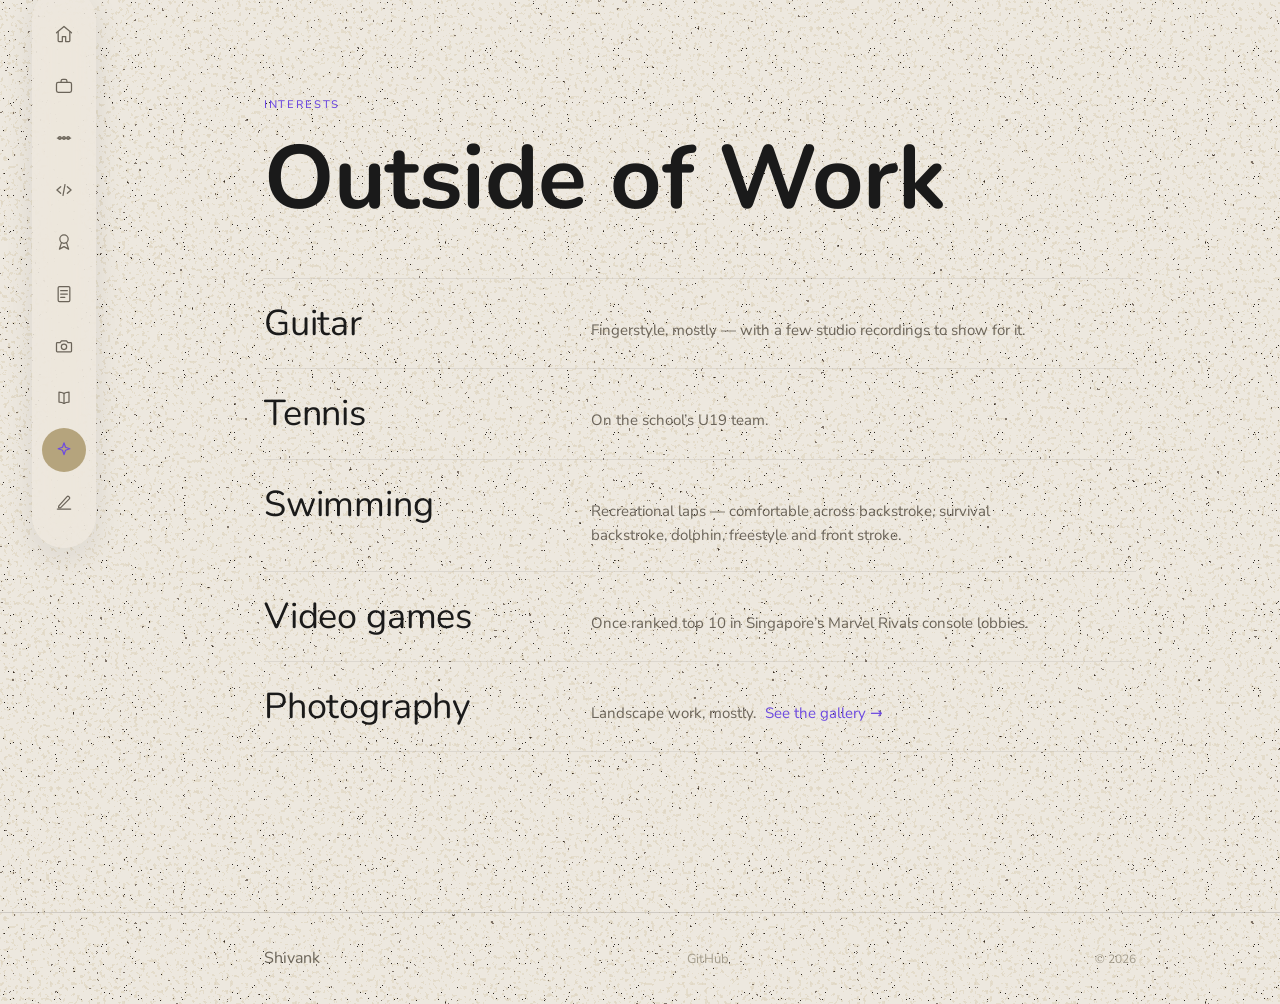
<file: interests.html>
<!DOCTYPE html>
<html lang="en" data-astro-cid-z4jru4n3>
<head>
  <meta charset="UTF-8">
  <meta name="viewport" content="width=device-width, initial-scale=1.0">

  <!-- SEO: the description that appears in search engine results -->
  <meta name="description" content="What I'm into outside of work — guitar, tennis, swimming, games, and photography.">

  <!-- The page title shown in browser tab — passed in by each page -->
  <title>Interests — Shivank</title>

  <!-- Preconnect tells the browser to establish a connection to Google
       Fonts early, so fonts load faster                              -->
  <link rel="preconnect" href="https://fonts.googleapis.com">
  <link rel="preconnect" href="https://fonts.gstatic.com" crossorigin>

  <!-- Load our typefaces: Nunito (headings), Nunito Sans (body), and
       Inter (small meta/label text — tech tags, dates — on the
       Projects timeline; a clean, neutral sans distinct from the
       body copy font, used only at small sizes for a "precise, technical"
       feel). Only the exact weights/styles actually used are requested
       here — 0,400 and 0,700 are upright (roman) weights, 1,400 is a
       true italic (so italic text below uses a real italic face
       instead of the browser faking a slant). Add more if you use new
       weights. -->
  <link href="https://fonts.googleapis.com/css2?family=Nunito:ital,wght@0,400;0,700;1,400&family=Nunito+Sans:wght@400;500&family=Inter:wght@500;600&display=swap" rel="stylesheet">

  <!-- <ClientRouter /> intentionally removed — see note in frontmatter. -->

<link rel="stylesheet" href="assets/BaseLayout.B3tS9Wpl.css">
<style>.page-header[data-astro-cid-b2i3gsw2] {
  padding-top: var(--space-24);
  padding-bottom: var(--space-12);
}

.page-header-desc[data-astro-cid-b2i3gsw2] {
  margin-top: var(--space-4);
  font-size: 1.0625rem;
  color: var(--fg-muted);
  max-width: 56ch;
}
.interests-section[data-astro-cid-7fguykjr] {
  padding-bottom: var(--space-24);
}

.hobby-list[data-astro-cid-7fguykjr] {
  max-width: 880px;
}

.hobby-row[data-astro-cid-7fguykjr] {
  display: grid;
  grid-template-columns: minmax(0, 1fr) minmax(0, 1.8fr);
  gap: var(--space-6);
  align-items: baseline;
  padding: var(--space-6) 0;
  border-top: 1px solid var(--border-soft);
}

.hobby-row[data-astro-cid-7fguykjr]:last-child {
  border-bottom: 1px solid var(--border-soft);
}

.hobby-name[data-astro-cid-7fguykjr] {
  font-family: var(--font-display);
  font-size: clamp(1.5rem, 3vw, 2.25rem);
  font-weight: 400;
  line-height: 1.15;
}

.hobby-note[data-astro-cid-7fguykjr] {
  font-size: .9375rem;
  color: var(--fg-muted);
  line-height: 1.6;
  max-width: 52ch;
}

.hobby-link[data-astro-cid-7fguykjr] {
  color: var(--accent);
  margin-left: .35em;
  white-space: nowrap;
}

@media (width <= 600px) {
  .hobby-row[data-astro-cid-7fguykjr] {
    grid-template-columns: 1fr;
    gap: var(--space-2);
  }
}
</style><style>[data-astro-transition-scope="astro-l25zdozq-1"] { view-transition-name: nav-notch; }@layer astro { ::view-transition-old(nav-notch) { 
	animation-duration: 180ms;
	animation-timing-function: cubic-bezier(0.76, 0, 0.24, 1);
	animation-fill-mode: both;
	animation-name: astroFadeOut; }::view-transition-new(nav-notch) { 
	animation-duration: 180ms;
	animation-timing-function: cubic-bezier(0.76, 0, 0.24, 1);
	animation-fill-mode: both;
	animation-name: astroFadeIn; }[data-astro-transition=back]::view-transition-old(nav-notch) { 
	animation-duration: 180ms;
	animation-timing-function: cubic-bezier(0.76, 0, 0.24, 1);
	animation-fill-mode: both;
	animation-name: astroFadeOut; }[data-astro-transition=back]::view-transition-new(nav-notch) { 
	animation-duration: 180ms;
	animation-timing-function: cubic-bezier(0.76, 0, 0.24, 1);
	animation-fill-mode: both;
	animation-name: astroFadeIn; } }[data-astro-transition-fallback="old"] [data-astro-transition-scope="astro-l25zdozq-1"],
			[data-astro-transition-fallback="old"][data-astro-transition-scope="astro-l25zdozq-1"] { 
	animation-duration: 180ms;
	animation-timing-function: cubic-bezier(0.76, 0, 0.24, 1);
	animation-fill-mode: both;
	animation-name: astroFadeOut; }[data-astro-transition-fallback="new"] [data-astro-transition-scope="astro-l25zdozq-1"],
			[data-astro-transition-fallback="new"][data-astro-transition-scope="astro-l25zdozq-1"] { 
	animation-duration: 180ms;
	animation-timing-function: cubic-bezier(0.76, 0, 0.24, 1);
	animation-fill-mode: both;
	animation-name: astroFadeIn; }[data-astro-transition=back][data-astro-transition-fallback="old"] [data-astro-transition-scope="astro-l25zdozq-1"],
			[data-astro-transition=back][data-astro-transition-fallback="old"][data-astro-transition-scope="astro-l25zdozq-1"] { 
	animation-duration: 180ms;
	animation-timing-function: cubic-bezier(0.76, 0, 0.24, 1);
	animation-fill-mode: both;
	animation-name: astroFadeOut; }[data-astro-transition=back][data-astro-transition-fallback="new"] [data-astro-transition-scope="astro-l25zdozq-1"],
			[data-astro-transition=back][data-astro-transition-fallback="new"][data-astro-transition-scope="astro-l25zdozq-1"] { 
	animation-duration: 180ms;
	animation-timing-function: cubic-bezier(0.76, 0, 0.24, 1);
	animation-fill-mode: both;
	animation-name: astroFadeIn; }</style><style>[data-astro-transition-scope="astro-5l2t6pm4-2"] { view-transition-name: nav-bg; }@layer astro { ::view-transition-old(nav-bg) { 
	animation-duration: 180ms;
	animation-timing-function: cubic-bezier(0.76, 0, 0.24, 1);
	animation-fill-mode: both;
	animation-name: astroFadeOut; }::view-transition-new(nav-bg) { 
	animation-duration: 180ms;
	animation-timing-function: cubic-bezier(0.76, 0, 0.24, 1);
	animation-fill-mode: both;
	animation-name: astroFadeIn; }[data-astro-transition=back]::view-transition-old(nav-bg) { 
	animation-duration: 180ms;
	animation-timing-function: cubic-bezier(0.76, 0, 0.24, 1);
	animation-fill-mode: both;
	animation-name: astroFadeOut; }[data-astro-transition=back]::view-transition-new(nav-bg) { 
	animation-duration: 180ms;
	animation-timing-function: cubic-bezier(0.76, 0, 0.24, 1);
	animation-fill-mode: both;
	animation-name: astroFadeIn; } }[data-astro-transition-fallback="old"] [data-astro-transition-scope="astro-5l2t6pm4-2"],
			[data-astro-transition-fallback="old"][data-astro-transition-scope="astro-5l2t6pm4-2"] { 
	animation-duration: 180ms;
	animation-timing-function: cubic-bezier(0.76, 0, 0.24, 1);
	animation-fill-mode: both;
	animation-name: astroFadeOut; }[data-astro-transition-fallback="new"] [data-astro-transition-scope="astro-5l2t6pm4-2"],
			[data-astro-transition-fallback="new"][data-astro-transition-scope="astro-5l2t6pm4-2"] { 
	animation-duration: 180ms;
	animation-timing-function: cubic-bezier(0.76, 0, 0.24, 1);
	animation-fill-mode: both;
	animation-name: astroFadeIn; }[data-astro-transition=back][data-astro-transition-fallback="old"] [data-astro-transition-scope="astro-5l2t6pm4-2"],
			[data-astro-transition=back][data-astro-transition-fallback="old"][data-astro-transition-scope="astro-5l2t6pm4-2"] { 
	animation-duration: 180ms;
	animation-timing-function: cubic-bezier(0.76, 0, 0.24, 1);
	animation-fill-mode: both;
	animation-name: astroFadeOut; }[data-astro-transition=back][data-astro-transition-fallback="new"] [data-astro-transition-scope="astro-5l2t6pm4-2"],
			[data-astro-transition=back][data-astro-transition-fallback="new"][data-astro-transition-scope="astro-5l2t6pm4-2"] { 
	animation-duration: 180ms;
	animation-timing-function: cubic-bezier(0.76, 0, 0.24, 1);
	animation-fill-mode: both;
	animation-name: astroFadeIn; }</style><style>[data-astro-transition-scope="astro-ss5qawsi-3"] { view-transition-name: nav; }@layer astro { ::view-transition-old(nav) { 
	animation-duration: 180ms;
	animation-timing-function: cubic-bezier(0.76, 0, 0.24, 1);
	animation-fill-mode: both;
	animation-name: astroFadeOut; }::view-transition-new(nav) { 
	animation-duration: 180ms;
	animation-timing-function: cubic-bezier(0.76, 0, 0.24, 1);
	animation-fill-mode: both;
	animation-name: astroFadeIn; }[data-astro-transition=back]::view-transition-old(nav) { 
	animation-duration: 180ms;
	animation-timing-function: cubic-bezier(0.76, 0, 0.24, 1);
	animation-fill-mode: both;
	animation-name: astroFadeOut; }[data-astro-transition=back]::view-transition-new(nav) { 
	animation-duration: 180ms;
	animation-timing-function: cubic-bezier(0.76, 0, 0.24, 1);
	animation-fill-mode: both;
	animation-name: astroFadeIn; } }[data-astro-transition-fallback="old"] [data-astro-transition-scope="astro-ss5qawsi-3"],
			[data-astro-transition-fallback="old"][data-astro-transition-scope="astro-ss5qawsi-3"] { 
	animation-duration: 180ms;
	animation-timing-function: cubic-bezier(0.76, 0, 0.24, 1);
	animation-fill-mode: both;
	animation-name: astroFadeOut; }[data-astro-transition-fallback="new"] [data-astro-transition-scope="astro-ss5qawsi-3"],
			[data-astro-transition-fallback="new"][data-astro-transition-scope="astro-ss5qawsi-3"] { 
	animation-duration: 180ms;
	animation-timing-function: cubic-bezier(0.76, 0, 0.24, 1);
	animation-fill-mode: both;
	animation-name: astroFadeIn; }[data-astro-transition=back][data-astro-transition-fallback="old"] [data-astro-transition-scope="astro-ss5qawsi-3"],
			[data-astro-transition=back][data-astro-transition-fallback="old"][data-astro-transition-scope="astro-ss5qawsi-3"] { 
	animation-duration: 180ms;
	animation-timing-function: cubic-bezier(0.76, 0, 0.24, 1);
	animation-fill-mode: both;
	animation-name: astroFadeOut; }[data-astro-transition=back][data-astro-transition-fallback="new"] [data-astro-transition-scope="astro-ss5qawsi-3"],
			[data-astro-transition=back][data-astro-transition-fallback="new"][data-astro-transition-scope="astro-ss5qawsi-3"] { 
	animation-duration: 180ms;
	animation-timing-function: cubic-bezier(0.76, 0, 0.24, 1);
	animation-fill-mode: both;
	animation-name: astroFadeIn; }</style></head>

<body data-astro-cid-z4jru4n3>

  <!-- Navbar lives in ONE place: assets/nav.js (injected here at load). -->
<script src="assets/nav.js"></script>

  <!--
    On desktop the nav is a small floating capsule that overlaps the
    page rather than pushing it aside, so <main> doesn't need any
    offset there. On mobile it's a real top bar that occupies its own
    space, so .page-content adds clearance just for that case (in the
    style block below). <main> is where each page's content lives;
    <slot /> is a placeholder Astro fills with whatever the page
    passes as its content — think of it like a picture frame.
  -->
  <div class="page-content" data-astro-cid-z4jru4n3>
    <main data-astro-cid-z4jru4n3>
      

  <section class="page-header fade-in" data-astro-cid-b2i3gsw2>
  <div class="container" data-astro-cid-b2i3gsw2>
    <p class="section-label" data-astro-cid-b2i3gsw2>Interests</p>
    <h1 data-astro-cid-b2i3gsw2>Outside of Work</h1>
    
  </div>
</section>

  <section class="interests-section" data-astro-cid-7fguykjr>
    <div class="container" data-astro-cid-7fguykjr>
      <ul class="hobby-list stagger-children" data-astro-cid-7fguykjr>
        <li class="hobby-row" data-astro-cid-7fguykjr>
            <h2 class="hobby-name" data-astro-cid-7fguykjr>Guitar</h2>
            <p class="hobby-note" data-astro-cid-7fguykjr>
              Fingerstyle, mostly — with a few studio recordings to show for it.
              
            </p>
          </li><li class="hobby-row" data-astro-cid-7fguykjr>
            <h2 class="hobby-name" data-astro-cid-7fguykjr>Tennis</h2>
            <p class="hobby-note" data-astro-cid-7fguykjr>
              On the school’s U19 team.
              
            </p>
          </li><li class="hobby-row" data-astro-cid-7fguykjr>
            <h2 class="hobby-name" data-astro-cid-7fguykjr>Swimming</h2>
            <p class="hobby-note" data-astro-cid-7fguykjr>
              Recreational laps — comfortable across backstroke, survival backstroke, dolphin, freestyle and front stroke.
              
            </p>
          </li><li class="hobby-row" data-astro-cid-7fguykjr>
            <h2 class="hobby-name" data-astro-cid-7fguykjr>Video games</h2>
            <p class="hobby-note" data-astro-cid-7fguykjr>
              Once ranked top 10 in Singapore’s Marvel Rivals console lobbies.
              
            </p>
          </li><li class="hobby-row" data-astro-cid-7fguykjr>
            <h2 class="hobby-name" data-astro-cid-7fguykjr>Photography</h2>
            <p class="hobby-note" data-astro-cid-7fguykjr>
              Landscape work, mostly.
              <a href="photography.html" class="link-hover hobby-link" data-astro-cid-7fguykjr>See the gallery →</a>
            </p>
          </li>
      </ul>
    </div>
  </section>


    </main>

    <footer class="footer" data-astro-cid-jo6i4kqk>
  <div class="container footer-inner" data-astro-cid-jo6i4kqk>

    <!-- Name on the left -->
    <p class="footer-name" data-astro-cid-jo6i4kqk>Shivank</p>

    <!-- Social / external links in the center -->
    <div class="footer-links" data-astro-cid-jo6i4kqk>
      <a href="https://github.com/ShivankC" class="footer-link" target="_blank" rel="noopener" data-astro-cid-jo6i4kqk>GitHub</a>
    </div>

    <!-- Copyright on the right -->
    <p class="footer-copy" data-astro-cid-jo6i4kqk>
      © 2026
    </p>

  </div>
</footer>
  </div>

  <!--
    Speckle/stipple texture, sitting behind the whole page (z-index:
    -1, see the style block below) — small dark flecks, not
    continuous grain. Purely decorative (aria-hidden, pointer-events:
    none — it can never intercept a click or a hover).

    Deliberately NOT given its own transition:name. That was tried —
    the intent was to keep it from flickering through the default
    root fade on navigation, since it's identical on every page — but
    it backfired: a named element gets captured as an independent
    snapshot layer that the browser composites on top of everything
    else while a transition is active, ignoring this element's own
    z-index for that whole window. The visible symptom was exactly
    "the specks show up, then vanish fast right after the page
    settles" — briefly on top of everything during the transition,
    then correctly hidden behind opaque content again once it ends.
    Leaving it unnamed means it's just baked into the default root
    snapshot like ordinary content, which already has the correct
    z-order baked into its pixels — no separate overlay, no flicker.
  -->
  <div class="fleck-overlay" aria-hidden="true" data-astro-cid-z4jru4n3></div>

</body>
</html>



<!--
  SCROLL FADE-IN SCRIPT
  This runs in the browser (not during build time).
  It watches for elements with .fade-in or .stagger-children
  and adds the class .visible when they scroll into view,
  which triggers the CSS transition defined in global.css.
-->
<script type="module">//#region src/layouts/BaseLayout.astro?astro&type=script&index=0&lang.ts
function initScrollAnimations() {
	const observer = new IntersectionObserver((entries) => {
		entries.forEach((entry) => {
			if (entry.isIntersecting) {
				const el = entry.target;
				[el, ...el.children].forEach((node) => {
					if (!(node instanceof HTMLElement)) return;
					node.style.willChange = "transform, opacity";
					node.addEventListener("transitionend", function clearWillChange(e) {
						if (e.target !== node) return;
						if (node.getAnimations().length > 0) return;
						node.style.willChange = "";
						node.removeEventListener("transitionend", clearWillChange);
					});
				});
				el.classList.add("visible");
				observer.unobserve(el);
			}
		});
	}, {
		threshold: .08,
		rootMargin: "0px 0px -40px 0px"
	});
	document.querySelectorAll(".fade-in, .stagger-children").forEach((el) => {
		observer.observe(el);
	});
}
initScrollAnimations();
document.addEventListener("astro:page-load", initScrollAnimations);
function navOrder() {
	return Array.from(document.querySelectorAll(".nav-link")).map((a) => new URL(a.href).pathname);
}
function indexOfPath(order, pathname) {
	return order.findIndex((p) => pathname === p || p !== "/" && pathname.startsWith(p));
}
document.addEventListener("astro:before-preparation", (event) => {
	const root = document.documentElement;
	const e = event;
	const order = navOrder();
	const fromIdx = indexOfPath(order, e.from?.pathname ?? "");
	const toIdx = indexOfPath(order, e.to?.pathname ?? "");
	if (fromIdx === -1 || toIdx === -1 || fromIdx === toIdx) {
		root.removeAttribute("data-astro-reel");
		root.removeAttribute("data-astro-reel-jumps");
		return;
	}
	root.setAttribute("data-astro-reel", toIdx > fromIdx ? "up" : "down");
	const jumps = Math.min(4, Math.abs(toIdx - fromIdx));
	root.setAttribute("data-astro-reel-jumps", String(jumps));
});
//#endregion</script>
</file>
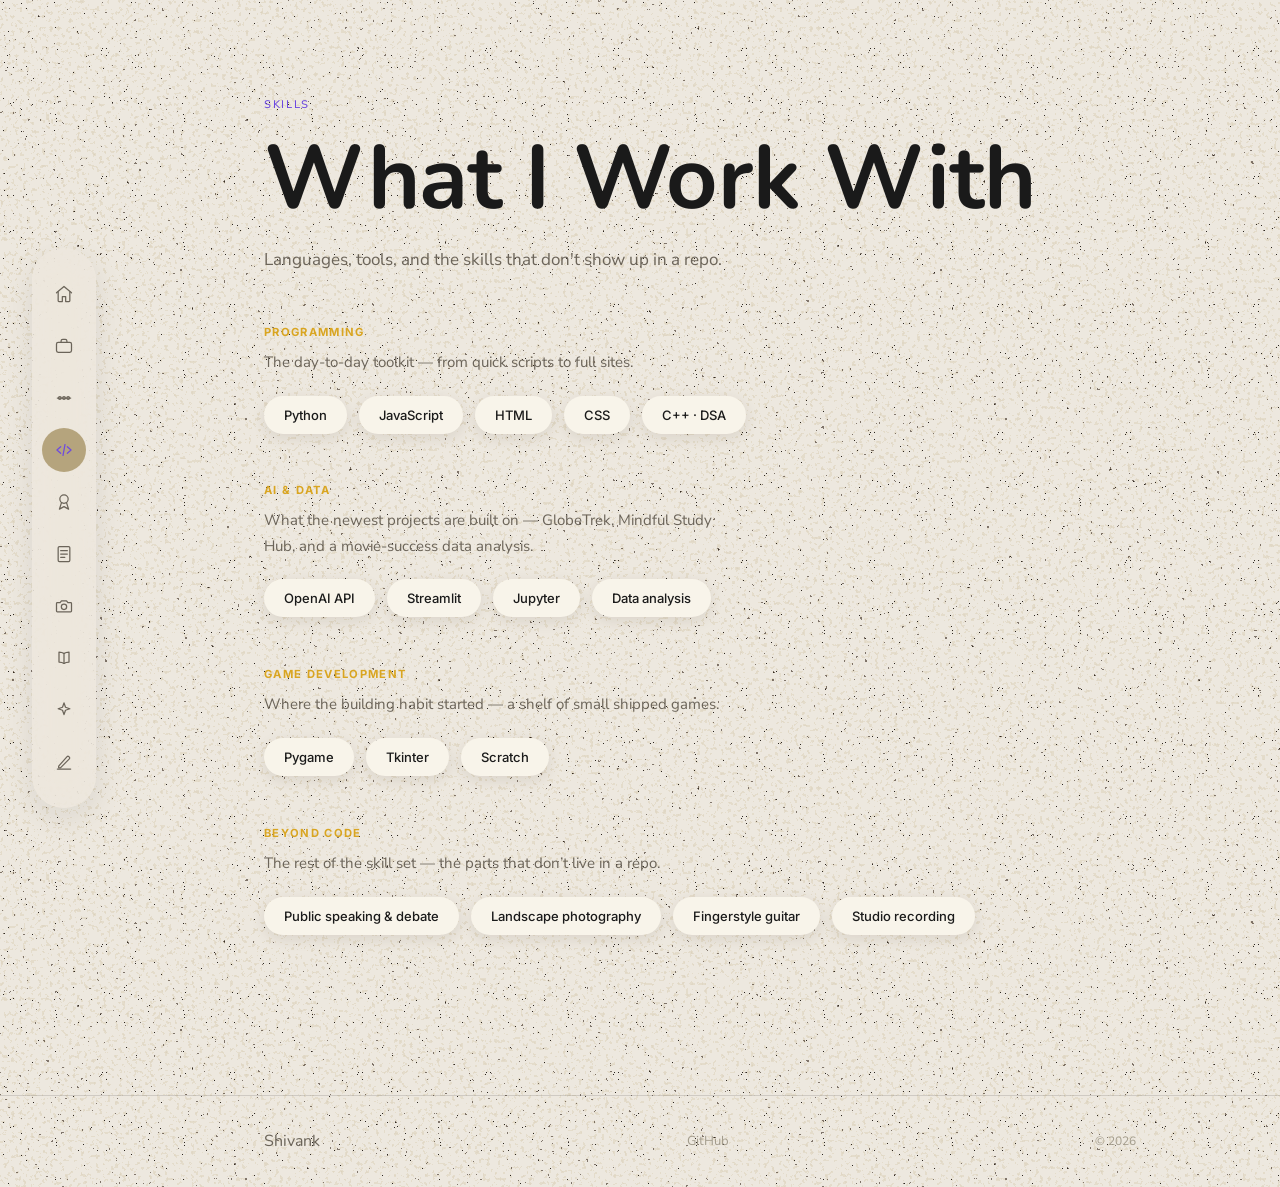
<file: skills.html>
<!DOCTYPE html>
<html lang="en" data-astro-cid-z4jru4n3>
<head>
  <meta charset="UTF-8">
  <meta name="viewport" content="width=device-width, initial-scale=1.0">

  <!-- SEO: the description that appears in search engine results -->
  <meta name="description" content="What I work with — languages, tools, and skills beyond code.">

  <!-- The page title shown in browser tab — passed in by each page -->
  <title>Skills — Shivank</title>

  <!-- Preconnect tells the browser to establish a connection to Google
       Fonts early, so fonts load faster                              -->
  <link rel="preconnect" href="https://fonts.googleapis.com">
  <link rel="preconnect" href="https://fonts.gstatic.com" crossorigin>

  <!-- Load our typefaces: Nunito (headings), Nunito Sans (body), and
       Inter (small meta/label text — tech tags, dates — on the
       Projects timeline; a clean, neutral sans distinct from the
       body copy font, used only at small sizes for a "precise, technical"
       feel). Only the exact weights/styles actually used are requested
       here — 0,400 and 0,700 are upright (roman) weights, 1,400 is a
       true italic (so italic text below uses a real italic face
       instead of the browser faking a slant). Add more if you use new
       weights. -->
  <link href="https://fonts.googleapis.com/css2?family=Nunito:ital,wght@0,400;0,700;1,400&family=Nunito+Sans:wght@400;500&family=Inter:wght@500;600&display=swap" rel="stylesheet">

  <!-- <ClientRouter /> intentionally removed — see note in frontmatter. -->

<link rel="stylesheet" href="assets/BaseLayout.B3tS9Wpl.css">
<style>.page-header[data-astro-cid-b2i3gsw2] {
  padding-top: var(--space-24);
  padding-bottom: var(--space-12);
}

.page-header-desc[data-astro-cid-b2i3gsw2] {
  margin-top: var(--space-4);
  font-size: 1.0625rem;
  color: var(--fg-muted);
  max-width: 56ch;
}
.skills-section[data-astro-cid-j6egyfqz] {
  padding-bottom: var(--space-24);
}

.skill-groups[data-astro-cid-j6egyfqz] {
  display: flex;
  flex-direction: column;
  gap: var(--space-12);
  max-width: 720px;
}

.skill-group-label[data-astro-cid-j6egyfqz] {
  font-family: var(--font-meta);
  font-size: .7rem;
  font-weight: 700;
  letter-spacing: .12em;
  text-transform: uppercase;
  color: var(--accent-secondary);
}

.skill-group-context[data-astro-cid-j6egyfqz] {
  margin-top: var(--space-2);
  font-size: .9375rem;
  color: var(--fg-muted);
  max-width: 52ch;
}

.skill-pills[data-astro-cid-j6egyfqz] {
  display: flex;
  flex-wrap: wrap;
  gap: var(--space-3);
  margin-top: var(--space-5);
}

.skill-pill[data-astro-cid-j6egyfqz] {
  padding: var(--space-2) var(--space-5);
  background-color: #f8f4ea;
  border-radius: 999px;
  box-shadow: 0 4px 14px #3a28161a;
  font-family: var(--font-meta);
  font-size: .8125rem;
  font-weight: 500;
  color: var(--fg);
}
</style><style>[data-astro-transition-scope="astro-l25zdozq-1"] { view-transition-name: nav-notch; }@layer astro { ::view-transition-old(nav-notch) { 
	animation-duration: 180ms;
	animation-timing-function: cubic-bezier(0.76, 0, 0.24, 1);
	animation-fill-mode: both;
	animation-name: astroFadeOut; }::view-transition-new(nav-notch) { 
	animation-duration: 180ms;
	animation-timing-function: cubic-bezier(0.76, 0, 0.24, 1);
	animation-fill-mode: both;
	animation-name: astroFadeIn; }[data-astro-transition=back]::view-transition-old(nav-notch) { 
	animation-duration: 180ms;
	animation-timing-function: cubic-bezier(0.76, 0, 0.24, 1);
	animation-fill-mode: both;
	animation-name: astroFadeOut; }[data-astro-transition=back]::view-transition-new(nav-notch) { 
	animation-duration: 180ms;
	animation-timing-function: cubic-bezier(0.76, 0, 0.24, 1);
	animation-fill-mode: both;
	animation-name: astroFadeIn; } }[data-astro-transition-fallback="old"] [data-astro-transition-scope="astro-l25zdozq-1"],
			[data-astro-transition-fallback="old"][data-astro-transition-scope="astro-l25zdozq-1"] { 
	animation-duration: 180ms;
	animation-timing-function: cubic-bezier(0.76, 0, 0.24, 1);
	animation-fill-mode: both;
	animation-name: astroFadeOut; }[data-astro-transition-fallback="new"] [data-astro-transition-scope="astro-l25zdozq-1"],
			[data-astro-transition-fallback="new"][data-astro-transition-scope="astro-l25zdozq-1"] { 
	animation-duration: 180ms;
	animation-timing-function: cubic-bezier(0.76, 0, 0.24, 1);
	animation-fill-mode: both;
	animation-name: astroFadeIn; }[data-astro-transition=back][data-astro-transition-fallback="old"] [data-astro-transition-scope="astro-l25zdozq-1"],
			[data-astro-transition=back][data-astro-transition-fallback="old"][data-astro-transition-scope="astro-l25zdozq-1"] { 
	animation-duration: 180ms;
	animation-timing-function: cubic-bezier(0.76, 0, 0.24, 1);
	animation-fill-mode: both;
	animation-name: astroFadeOut; }[data-astro-transition=back][data-astro-transition-fallback="new"] [data-astro-transition-scope="astro-l25zdozq-1"],
			[data-astro-transition=back][data-astro-transition-fallback="new"][data-astro-transition-scope="astro-l25zdozq-1"] { 
	animation-duration: 180ms;
	animation-timing-function: cubic-bezier(0.76, 0, 0.24, 1);
	animation-fill-mode: both;
	animation-name: astroFadeIn; }</style><style>[data-astro-transition-scope="astro-5l2t6pm4-2"] { view-transition-name: nav-bg; }@layer astro { ::view-transition-old(nav-bg) { 
	animation-duration: 180ms;
	animation-timing-function: cubic-bezier(0.76, 0, 0.24, 1);
	animation-fill-mode: both;
	animation-name: astroFadeOut; }::view-transition-new(nav-bg) { 
	animation-duration: 180ms;
	animation-timing-function: cubic-bezier(0.76, 0, 0.24, 1);
	animation-fill-mode: both;
	animation-name: astroFadeIn; }[data-astro-transition=back]::view-transition-old(nav-bg) { 
	animation-duration: 180ms;
	animation-timing-function: cubic-bezier(0.76, 0, 0.24, 1);
	animation-fill-mode: both;
	animation-name: astroFadeOut; }[data-astro-transition=back]::view-transition-new(nav-bg) { 
	animation-duration: 180ms;
	animation-timing-function: cubic-bezier(0.76, 0, 0.24, 1);
	animation-fill-mode: both;
	animation-name: astroFadeIn; } }[data-astro-transition-fallback="old"] [data-astro-transition-scope="astro-5l2t6pm4-2"],
			[data-astro-transition-fallback="old"][data-astro-transition-scope="astro-5l2t6pm4-2"] { 
	animation-duration: 180ms;
	animation-timing-function: cubic-bezier(0.76, 0, 0.24, 1);
	animation-fill-mode: both;
	animation-name: astroFadeOut; }[data-astro-transition-fallback="new"] [data-astro-transition-scope="astro-5l2t6pm4-2"],
			[data-astro-transition-fallback="new"][data-astro-transition-scope="astro-5l2t6pm4-2"] { 
	animation-duration: 180ms;
	animation-timing-function: cubic-bezier(0.76, 0, 0.24, 1);
	animation-fill-mode: both;
	animation-name: astroFadeIn; }[data-astro-transition=back][data-astro-transition-fallback="old"] [data-astro-transition-scope="astro-5l2t6pm4-2"],
			[data-astro-transition=back][data-astro-transition-fallback="old"][data-astro-transition-scope="astro-5l2t6pm4-2"] { 
	animation-duration: 180ms;
	animation-timing-function: cubic-bezier(0.76, 0, 0.24, 1);
	animation-fill-mode: both;
	animation-name: astroFadeOut; }[data-astro-transition=back][data-astro-transition-fallback="new"] [data-astro-transition-scope="astro-5l2t6pm4-2"],
			[data-astro-transition=back][data-astro-transition-fallback="new"][data-astro-transition-scope="astro-5l2t6pm4-2"] { 
	animation-duration: 180ms;
	animation-timing-function: cubic-bezier(0.76, 0, 0.24, 1);
	animation-fill-mode: both;
	animation-name: astroFadeIn; }</style><style>[data-astro-transition-scope="astro-ss5qawsi-3"] { view-transition-name: nav; }@layer astro { ::view-transition-old(nav) { 
	animation-duration: 180ms;
	animation-timing-function: cubic-bezier(0.76, 0, 0.24, 1);
	animation-fill-mode: both;
	animation-name: astroFadeOut; }::view-transition-new(nav) { 
	animation-duration: 180ms;
	animation-timing-function: cubic-bezier(0.76, 0, 0.24, 1);
	animation-fill-mode: both;
	animation-name: astroFadeIn; }[data-astro-transition=back]::view-transition-old(nav) { 
	animation-duration: 180ms;
	animation-timing-function: cubic-bezier(0.76, 0, 0.24, 1);
	animation-fill-mode: both;
	animation-name: astroFadeOut; }[data-astro-transition=back]::view-transition-new(nav) { 
	animation-duration: 180ms;
	animation-timing-function: cubic-bezier(0.76, 0, 0.24, 1);
	animation-fill-mode: both;
	animation-name: astroFadeIn; } }[data-astro-transition-fallback="old"] [data-astro-transition-scope="astro-ss5qawsi-3"],
			[data-astro-transition-fallback="old"][data-astro-transition-scope="astro-ss5qawsi-3"] { 
	animation-duration: 180ms;
	animation-timing-function: cubic-bezier(0.76, 0, 0.24, 1);
	animation-fill-mode: both;
	animation-name: astroFadeOut; }[data-astro-transition-fallback="new"] [data-astro-transition-scope="astro-ss5qawsi-3"],
			[data-astro-transition-fallback="new"][data-astro-transition-scope="astro-ss5qawsi-3"] { 
	animation-duration: 180ms;
	animation-timing-function: cubic-bezier(0.76, 0, 0.24, 1);
	animation-fill-mode: both;
	animation-name: astroFadeIn; }[data-astro-transition=back][data-astro-transition-fallback="old"] [data-astro-transition-scope="astro-ss5qawsi-3"],
			[data-astro-transition=back][data-astro-transition-fallback="old"][data-astro-transition-scope="astro-ss5qawsi-3"] { 
	animation-duration: 180ms;
	animation-timing-function: cubic-bezier(0.76, 0, 0.24, 1);
	animation-fill-mode: both;
	animation-name: astroFadeOut; }[data-astro-transition=back][data-astro-transition-fallback="new"] [data-astro-transition-scope="astro-ss5qawsi-3"],
			[data-astro-transition=back][data-astro-transition-fallback="new"][data-astro-transition-scope="astro-ss5qawsi-3"] { 
	animation-duration: 180ms;
	animation-timing-function: cubic-bezier(0.76, 0, 0.24, 1);
	animation-fill-mode: both;
	animation-name: astroFadeIn; }</style></head>

<body data-astro-cid-z4jru4n3>

  <!-- Navbar lives in ONE place: assets/nav.js (injected here at load). -->
<script src="assets/nav.js"></script>

  <!--
    On desktop the nav is a small floating capsule that overlaps the
    page rather than pushing it aside, so <main> doesn't need any
    offset there. On mobile it's a real top bar that occupies its own
    space, so .page-content adds clearance just for that case (in the
    style block below). <main> is where each page's content lives;
    <slot /> is a placeholder Astro fills with whatever the page
    passes as its content — think of it like a picture frame.
  -->
  <div class="page-content" data-astro-cid-z4jru4n3>
    <main data-astro-cid-z4jru4n3>
      

  <section class="page-header fade-in" data-astro-cid-b2i3gsw2>
  <div class="container" data-astro-cid-b2i3gsw2>
    <p class="section-label" data-astro-cid-b2i3gsw2>Skills</p>
    <h1 data-astro-cid-b2i3gsw2>What I Work With</h1>
    <p class="page-header-desc" data-astro-cid-b2i3gsw2>Languages, tools, and the skills that don&#39;t show up in a repo.</p>
  </div>
</section>

  <section class="skills-section" data-astro-cid-j6egyfqz>
    <div class="container" data-astro-cid-j6egyfqz>
      <div class="skill-groups" data-astro-cid-j6egyfqz>
        <div class="skill-group fade-in" data-astro-cid-j6egyfqz>
            <p class="skill-group-label" data-astro-cid-j6egyfqz>Programming</p>
            <p class="skill-group-context" data-astro-cid-j6egyfqz>The day-to-day toolkit — from quick scripts to full sites.</p>
            <ul class="skill-pills" data-astro-cid-j6egyfqz>
              <li class="skill-pill" data-astro-cid-j6egyfqz>Python</li><li class="skill-pill" data-astro-cid-j6egyfqz>JavaScript</li><li class="skill-pill" data-astro-cid-j6egyfqz>HTML</li><li class="skill-pill" data-astro-cid-j6egyfqz>CSS</li><li class="skill-pill" data-astro-cid-j6egyfqz>C++ · DSA</li>
            </ul>
          </div><div class="skill-group fade-in" data-astro-cid-j6egyfqz>
            <p class="skill-group-label" data-astro-cid-j6egyfqz>AI &amp; Data</p>
            <p class="skill-group-context" data-astro-cid-j6egyfqz>What the newest projects are built on — GlobeTrek, Mindful Study Hub, and a movie-success data analysis.</p>
            <ul class="skill-pills" data-astro-cid-j6egyfqz>
              <li class="skill-pill" data-astro-cid-j6egyfqz>OpenAI API</li><li class="skill-pill" data-astro-cid-j6egyfqz>Streamlit</li><li class="skill-pill" data-astro-cid-j6egyfqz>Jupyter</li><li class="skill-pill" data-astro-cid-j6egyfqz>Data analysis</li>
            </ul>
          </div><div class="skill-group fade-in" data-astro-cid-j6egyfqz>
            <p class="skill-group-label" data-astro-cid-j6egyfqz>Game Development</p>
            <p class="skill-group-context" data-astro-cid-j6egyfqz>Where the building habit started — a shelf of small shipped games.</p>
            <ul class="skill-pills" data-astro-cid-j6egyfqz>
              <li class="skill-pill" data-astro-cid-j6egyfqz>Pygame</li><li class="skill-pill" data-astro-cid-j6egyfqz>Tkinter</li><li class="skill-pill" data-astro-cid-j6egyfqz>Scratch</li>
            </ul>
          </div><div class="skill-group fade-in" data-astro-cid-j6egyfqz>
            <p class="skill-group-label" data-astro-cid-j6egyfqz>Beyond Code</p>
            <p class="skill-group-context" data-astro-cid-j6egyfqz>The rest of the skill set — the parts that don’t live in a repo.</p>
            <ul class="skill-pills" data-astro-cid-j6egyfqz>
              <li class="skill-pill" data-astro-cid-j6egyfqz>Public speaking &amp; debate</li><li class="skill-pill" data-astro-cid-j6egyfqz>Landscape photography</li><li class="skill-pill" data-astro-cid-j6egyfqz>Fingerstyle guitar</li><li class="skill-pill" data-astro-cid-j6egyfqz>Studio recording</li>
            </ul>
          </div>
      </div>
    </div>
  </section>


    </main>

    <footer class="footer" data-astro-cid-jo6i4kqk>
  <div class="container footer-inner" data-astro-cid-jo6i4kqk>

    <!-- Name on the left -->
    <p class="footer-name" data-astro-cid-jo6i4kqk>Shivank</p>

    <!-- Social / external links in the center -->
    <div class="footer-links" data-astro-cid-jo6i4kqk>
      <a href="https://github.com/ShivankC" class="footer-link" target="_blank" rel="noopener" data-astro-cid-jo6i4kqk>GitHub</a>
    </div>

    <!-- Copyright on the right -->
    <p class="footer-copy" data-astro-cid-jo6i4kqk>
      © 2026
    </p>

  </div>
</footer>
  </div>

  <!--
    Speckle/stipple texture, sitting behind the whole page (z-index:
    -1, see the style block below) — small dark flecks, not
    continuous grain. Purely decorative (aria-hidden, pointer-events:
    none — it can never intercept a click or a hover).

    Deliberately NOT given its own transition:name. That was tried —
    the intent was to keep it from flickering through the default
    root fade on navigation, since it's identical on every page — but
    it backfired: a named element gets captured as an independent
    snapshot layer that the browser composites on top of everything
    else while a transition is active, ignoring this element's own
    z-index for that whole window. The visible symptom was exactly
    "the specks show up, then vanish fast right after the page
    settles" — briefly on top of everything during the transition,
    then correctly hidden behind opaque content again once it ends.
    Leaving it unnamed means it's just baked into the default root
    snapshot like ordinary content, which already has the correct
    z-order baked into its pixels — no separate overlay, no flicker.
  -->
  <div class="fleck-overlay" aria-hidden="true" data-astro-cid-z4jru4n3></div>

</body>
</html>



<!--
  SCROLL FADE-IN SCRIPT
  This runs in the browser (not during build time).
  It watches for elements with .fade-in or .stagger-children
  and adds the class .visible when they scroll into view,
  which triggers the CSS transition defined in global.css.
-->
<script type="module">//#region src/layouts/BaseLayout.astro?astro&type=script&index=0&lang.ts
function initScrollAnimations() {
	const observer = new IntersectionObserver((entries) => {
		entries.forEach((entry) => {
			if (entry.isIntersecting) {
				const el = entry.target;
				[el, ...el.children].forEach((node) => {
					if (!(node instanceof HTMLElement)) return;
					node.style.willChange = "transform, opacity";
					node.addEventListener("transitionend", function clearWillChange(e) {
						if (e.target !== node) return;
						if (node.getAnimations().length > 0) return;
						node.style.willChange = "";
						node.removeEventListener("transitionend", clearWillChange);
					});
				});
				el.classList.add("visible");
				observer.unobserve(el);
			}
		});
	}, {
		threshold: .08,
		rootMargin: "0px 0px -40px 0px"
	});
	document.querySelectorAll(".fade-in, .stagger-children").forEach((el) => {
		observer.observe(el);
	});
}
initScrollAnimations();
document.addEventListener("astro:page-load", initScrollAnimations);
function navOrder() {
	return Array.from(document.querySelectorAll(".nav-link")).map((a) => new URL(a.href).pathname);
}
function indexOfPath(order, pathname) {
	return order.findIndex((p) => pathname === p || p !== "/" && pathname.startsWith(p));
}
document.addEventListener("astro:before-preparation", (event) => {
	const root = document.documentElement;
	const e = event;
	const order = navOrder();
	const fromIdx = indexOfPath(order, e.from?.pathname ?? "");
	const toIdx = indexOfPath(order, e.to?.pathname ?? "");
	if (fromIdx === -1 || toIdx === -1 || fromIdx === toIdx) {
		root.removeAttribute("data-astro-reel");
		root.removeAttribute("data-astro-reel-jumps");
		return;
	}
	root.setAttribute("data-astro-reel", toIdx > fromIdx ? "up" : "down");
	const jumps = Math.min(4, Math.abs(toIdx - fromIdx));
	root.setAttribute("data-astro-reel-jumps", String(jumps));
});
//#endregion</script>
</file>
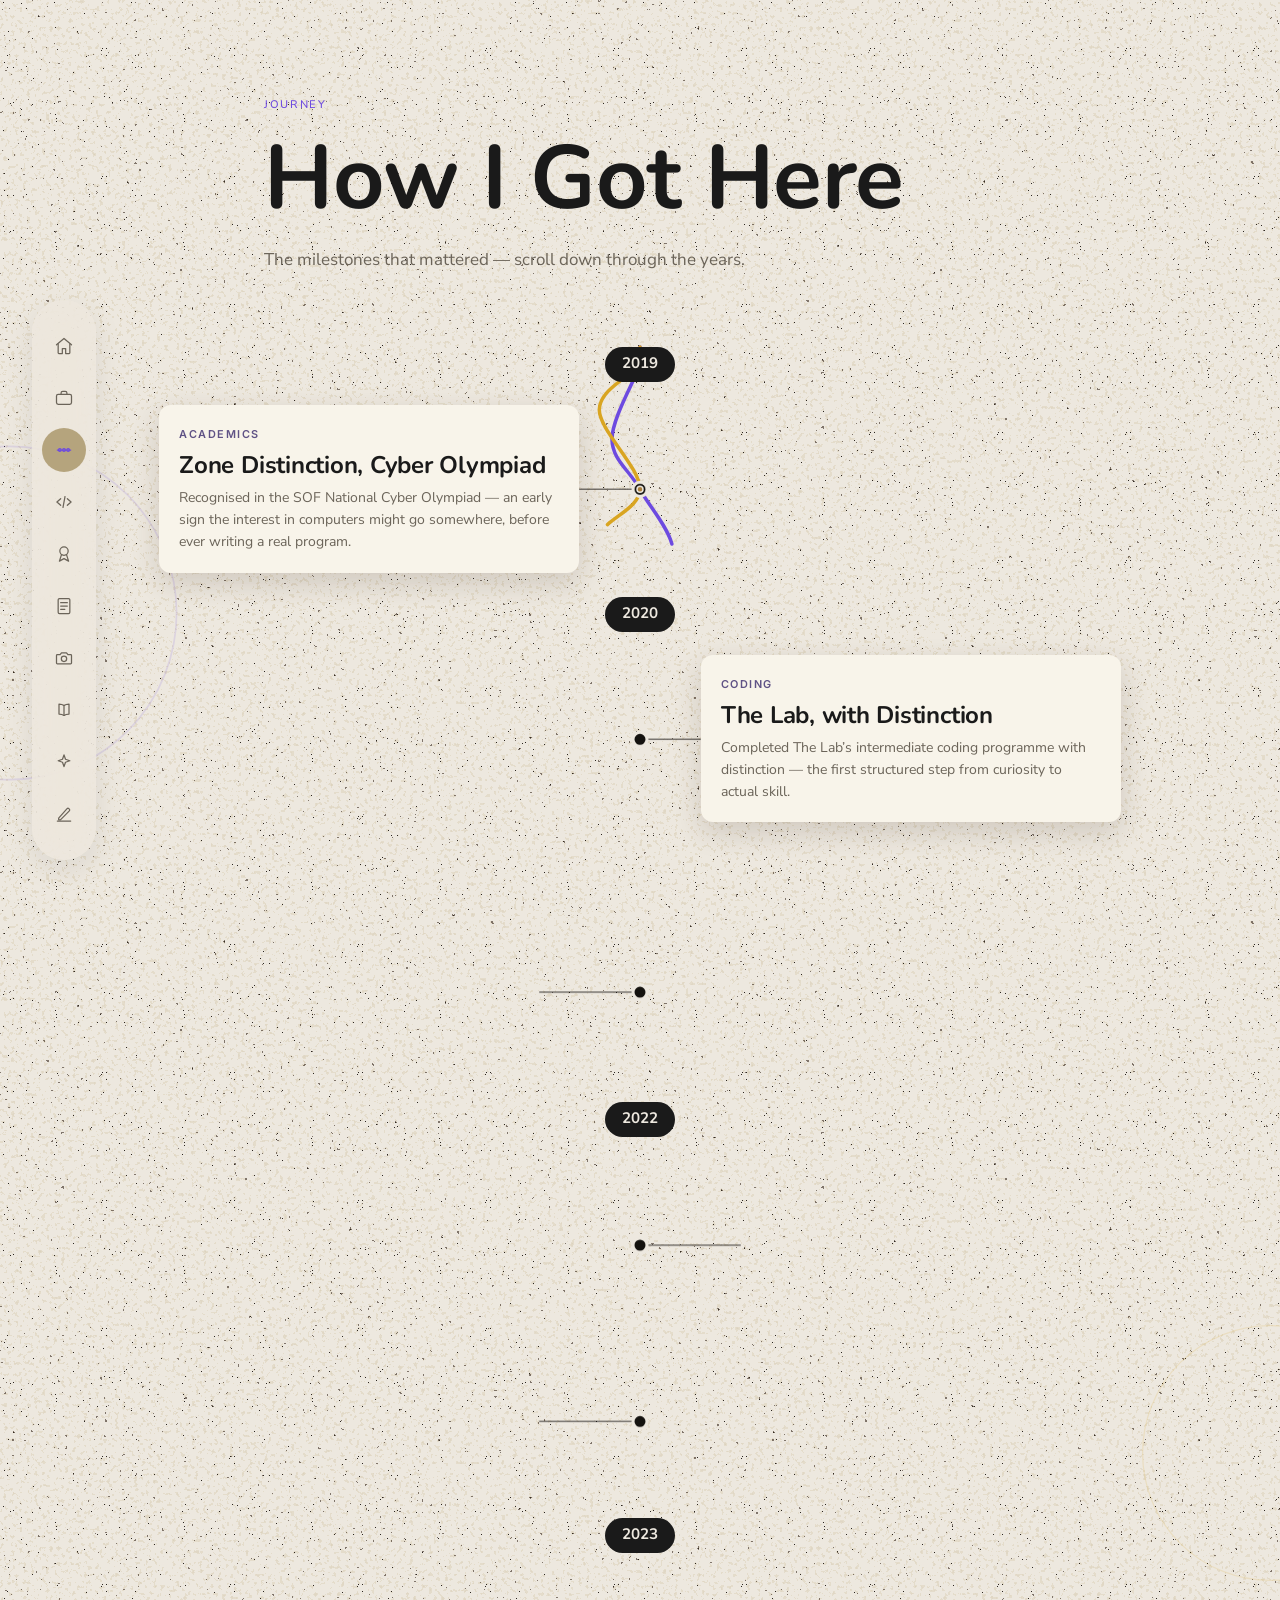
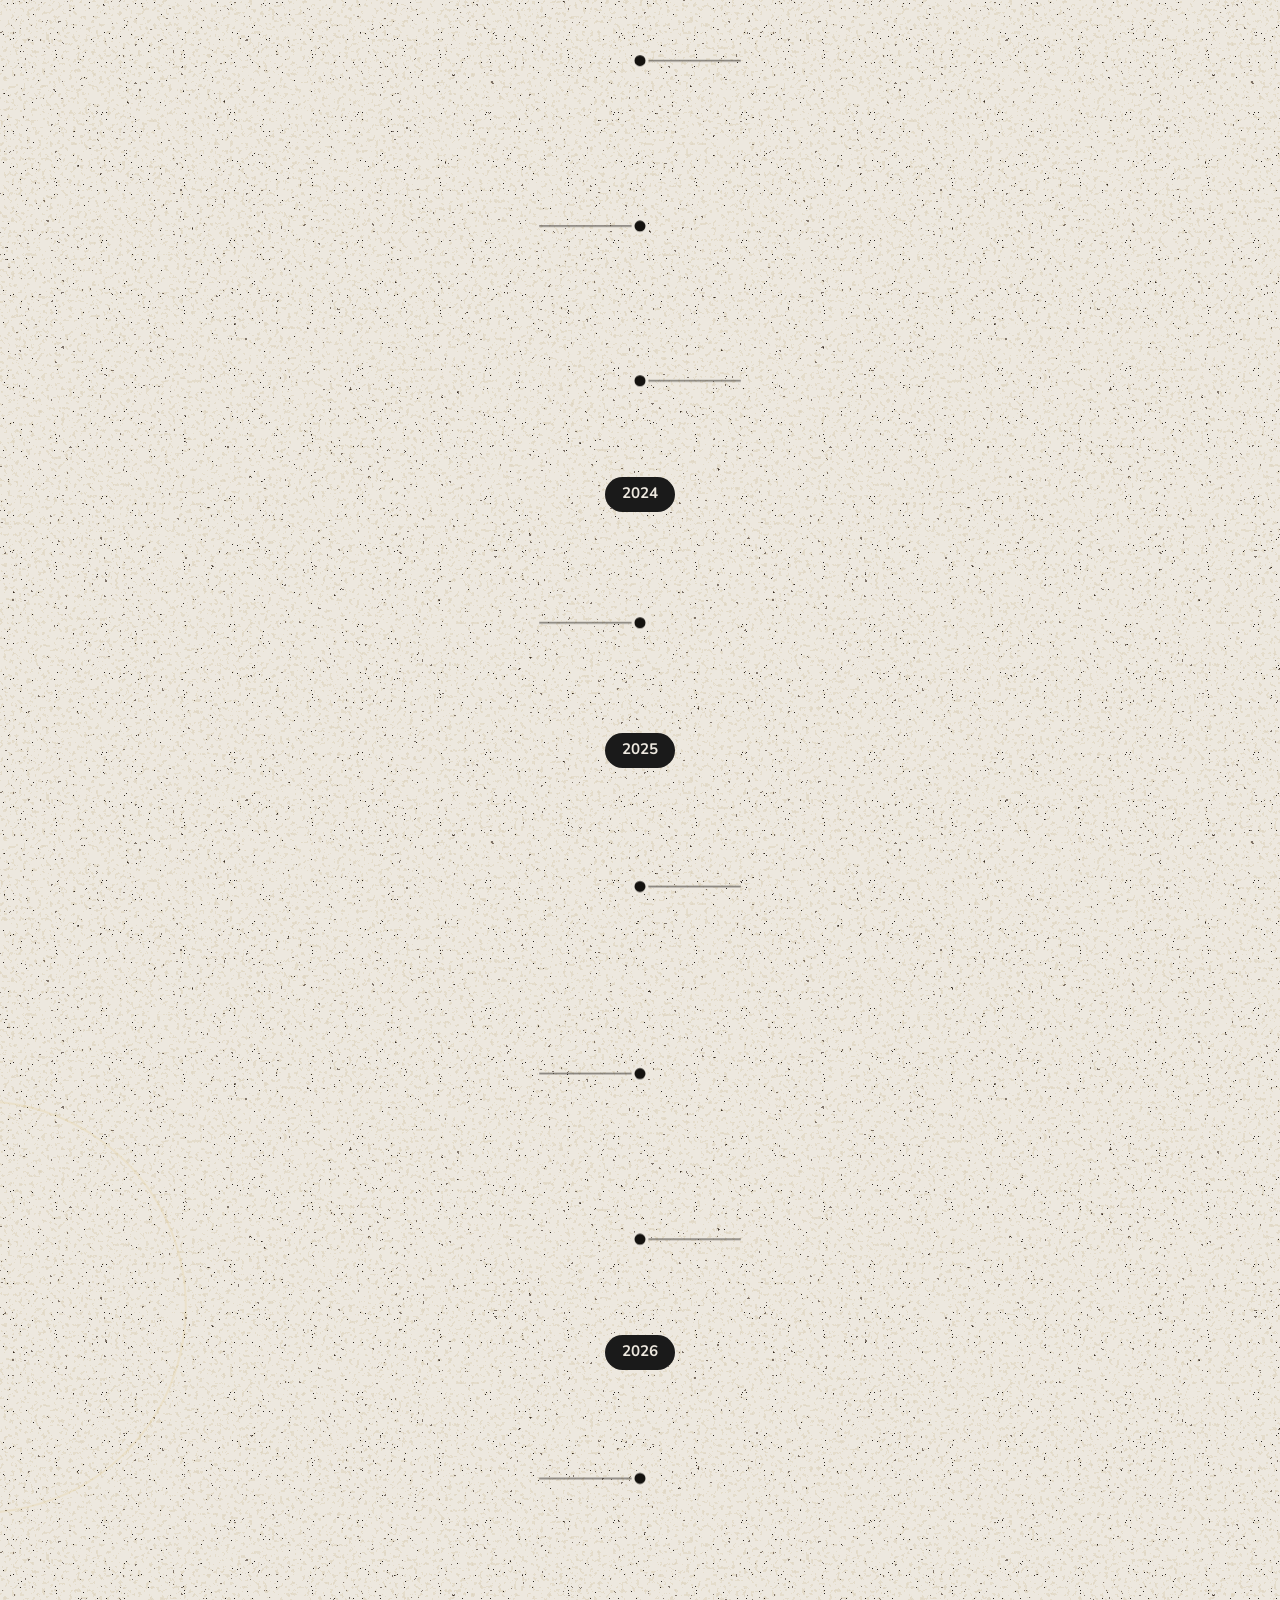
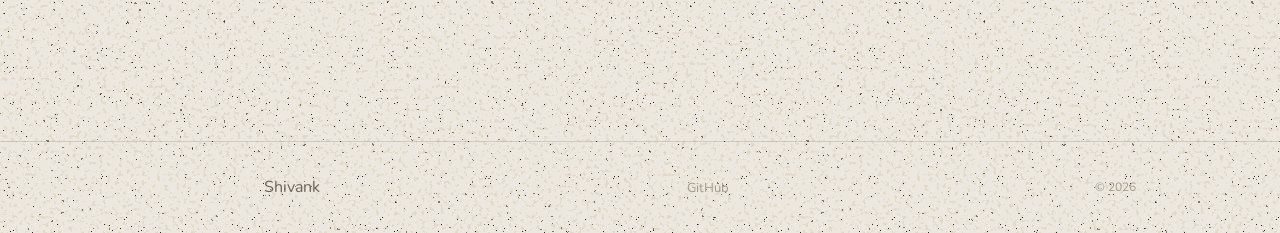
<file: timeline.html>
<!DOCTYPE html>
<html lang="en" data-astro-cid-z4jru4n3>
<head>
  <meta charset="UTF-8">
  <meta name="viewport" content="width=device-width, initial-scale=1.0">

  <!-- SEO: the description that appears in search engine results -->
  <meta name="description" content="The milestones that shaped my learning journey — from first programs to choosing medicine.">

  <!-- The page title shown in browser tab — passed in by each page -->
  <title>Journey — Shivank</title>

  <!-- Preconnect tells the browser to establish a connection to Google
       Fonts early, so fonts load faster                              -->
  <link rel="preconnect" href="https://fonts.googleapis.com">
  <link rel="preconnect" href="https://fonts.gstatic.com" crossorigin>

  <!-- Load our typefaces: Nunito (headings), Nunito Sans (body), and
       Inter (small meta/label text — tech tags, dates — on the
       Projects timeline; a clean, neutral sans distinct from the
       body copy font, used only at small sizes for a "precise, technical"
       feel). Only the exact weights/styles actually used are requested
       here — 0,400 and 0,700 are upright (roman) weights, 1,400 is a
       true italic (so italic text below uses a real italic face
       instead of the browser faking a slant). Add more if you use new
       weights. -->
  <link href="https://fonts.googleapis.com/css2?family=Nunito:ital,wght@0,400;0,700;1,400&family=Nunito+Sans:wght@400;500&family=Inter:wght@500;600&display=swap" rel="stylesheet">

  <!-- <ClientRouter /> intentionally removed — see note in frontmatter. -->

<link rel="stylesheet" href="assets/BaseLayout.B3tS9Wpl.css">
<style>.page-header[data-astro-cid-b2i3gsw2] {
  padding-top: var(--space-24);
  padding-bottom: var(--space-12);
}

.page-header-desc[data-astro-cid-b2i3gsw2] {
  margin-top: var(--space-4);
  font-size: 1.0625rem;
  color: var(--fg-muted);
  max-width: 56ch;
}
</style>
<link rel="stylesheet" href="assets/timeline.atbdJenj.css"><style>[data-astro-transition-scope="astro-l25zdozq-1"] { view-transition-name: nav-notch; }@layer astro { ::view-transition-old(nav-notch) { 
	animation-duration: 180ms;
	animation-timing-function: cubic-bezier(0.76, 0, 0.24, 1);
	animation-fill-mode: both;
	animation-name: astroFadeOut; }::view-transition-new(nav-notch) { 
	animation-duration: 180ms;
	animation-timing-function: cubic-bezier(0.76, 0, 0.24, 1);
	animation-fill-mode: both;
	animation-name: astroFadeIn; }[data-astro-transition=back]::view-transition-old(nav-notch) { 
	animation-duration: 180ms;
	animation-timing-function: cubic-bezier(0.76, 0, 0.24, 1);
	animation-fill-mode: both;
	animation-name: astroFadeOut; }[data-astro-transition=back]::view-transition-new(nav-notch) { 
	animation-duration: 180ms;
	animation-timing-function: cubic-bezier(0.76, 0, 0.24, 1);
	animation-fill-mode: both;
	animation-name: astroFadeIn; } }[data-astro-transition-fallback="old"] [data-astro-transition-scope="astro-l25zdozq-1"],
			[data-astro-transition-fallback="old"][data-astro-transition-scope="astro-l25zdozq-1"] { 
	animation-duration: 180ms;
	animation-timing-function: cubic-bezier(0.76, 0, 0.24, 1);
	animation-fill-mode: both;
	animation-name: astroFadeOut; }[data-astro-transition-fallback="new"] [data-astro-transition-scope="astro-l25zdozq-1"],
			[data-astro-transition-fallback="new"][data-astro-transition-scope="astro-l25zdozq-1"] { 
	animation-duration: 180ms;
	animation-timing-function: cubic-bezier(0.76, 0, 0.24, 1);
	animation-fill-mode: both;
	animation-name: astroFadeIn; }[data-astro-transition=back][data-astro-transition-fallback="old"] [data-astro-transition-scope="astro-l25zdozq-1"],
			[data-astro-transition=back][data-astro-transition-fallback="old"][data-astro-transition-scope="astro-l25zdozq-1"] { 
	animation-duration: 180ms;
	animation-timing-function: cubic-bezier(0.76, 0, 0.24, 1);
	animation-fill-mode: both;
	animation-name: astroFadeOut; }[data-astro-transition=back][data-astro-transition-fallback="new"] [data-astro-transition-scope="astro-l25zdozq-1"],
			[data-astro-transition=back][data-astro-transition-fallback="new"][data-astro-transition-scope="astro-l25zdozq-1"] { 
	animation-duration: 180ms;
	animation-timing-function: cubic-bezier(0.76, 0, 0.24, 1);
	animation-fill-mode: both;
	animation-name: astroFadeIn; }</style><style>[data-astro-transition-scope="astro-5l2t6pm4-2"] { view-transition-name: nav-bg; }@layer astro { ::view-transition-old(nav-bg) { 
	animation-duration: 180ms;
	animation-timing-function: cubic-bezier(0.76, 0, 0.24, 1);
	animation-fill-mode: both;
	animation-name: astroFadeOut; }::view-transition-new(nav-bg) { 
	animation-duration: 180ms;
	animation-timing-function: cubic-bezier(0.76, 0, 0.24, 1);
	animation-fill-mode: both;
	animation-name: astroFadeIn; }[data-astro-transition=back]::view-transition-old(nav-bg) { 
	animation-duration: 180ms;
	animation-timing-function: cubic-bezier(0.76, 0, 0.24, 1);
	animation-fill-mode: both;
	animation-name: astroFadeOut; }[data-astro-transition=back]::view-transition-new(nav-bg) { 
	animation-duration: 180ms;
	animation-timing-function: cubic-bezier(0.76, 0, 0.24, 1);
	animation-fill-mode: both;
	animation-name: astroFadeIn; } }[data-astro-transition-fallback="old"] [data-astro-transition-scope="astro-5l2t6pm4-2"],
			[data-astro-transition-fallback="old"][data-astro-transition-scope="astro-5l2t6pm4-2"] { 
	animation-duration: 180ms;
	animation-timing-function: cubic-bezier(0.76, 0, 0.24, 1);
	animation-fill-mode: both;
	animation-name: astroFadeOut; }[data-astro-transition-fallback="new"] [data-astro-transition-scope="astro-5l2t6pm4-2"],
			[data-astro-transition-fallback="new"][data-astro-transition-scope="astro-5l2t6pm4-2"] { 
	animation-duration: 180ms;
	animation-timing-function: cubic-bezier(0.76, 0, 0.24, 1);
	animation-fill-mode: both;
	animation-name: astroFadeIn; }[data-astro-transition=back][data-astro-transition-fallback="old"] [data-astro-transition-scope="astro-5l2t6pm4-2"],
			[data-astro-transition=back][data-astro-transition-fallback="old"][data-astro-transition-scope="astro-5l2t6pm4-2"] { 
	animation-duration: 180ms;
	animation-timing-function: cubic-bezier(0.76, 0, 0.24, 1);
	animation-fill-mode: both;
	animation-name: astroFadeOut; }[data-astro-transition=back][data-astro-transition-fallback="new"] [data-astro-transition-scope="astro-5l2t6pm4-2"],
			[data-astro-transition=back][data-astro-transition-fallback="new"][data-astro-transition-scope="astro-5l2t6pm4-2"] { 
	animation-duration: 180ms;
	animation-timing-function: cubic-bezier(0.76, 0, 0.24, 1);
	animation-fill-mode: both;
	animation-name: astroFadeIn; }</style><style>[data-astro-transition-scope="astro-ss5qawsi-3"] { view-transition-name: nav; }@layer astro { ::view-transition-old(nav) { 
	animation-duration: 180ms;
	animation-timing-function: cubic-bezier(0.76, 0, 0.24, 1);
	animation-fill-mode: both;
	animation-name: astroFadeOut; }::view-transition-new(nav) { 
	animation-duration: 180ms;
	animation-timing-function: cubic-bezier(0.76, 0, 0.24, 1);
	animation-fill-mode: both;
	animation-name: astroFadeIn; }[data-astro-transition=back]::view-transition-old(nav) { 
	animation-duration: 180ms;
	animation-timing-function: cubic-bezier(0.76, 0, 0.24, 1);
	animation-fill-mode: both;
	animation-name: astroFadeOut; }[data-astro-transition=back]::view-transition-new(nav) { 
	animation-duration: 180ms;
	animation-timing-function: cubic-bezier(0.76, 0, 0.24, 1);
	animation-fill-mode: both;
	animation-name: astroFadeIn; } }[data-astro-transition-fallback="old"] [data-astro-transition-scope="astro-ss5qawsi-3"],
			[data-astro-transition-fallback="old"][data-astro-transition-scope="astro-ss5qawsi-3"] { 
	animation-duration: 180ms;
	animation-timing-function: cubic-bezier(0.76, 0, 0.24, 1);
	animation-fill-mode: both;
	animation-name: astroFadeOut; }[data-astro-transition-fallback="new"] [data-astro-transition-scope="astro-ss5qawsi-3"],
			[data-astro-transition-fallback="new"][data-astro-transition-scope="astro-ss5qawsi-3"] { 
	animation-duration: 180ms;
	animation-timing-function: cubic-bezier(0.76, 0, 0.24, 1);
	animation-fill-mode: both;
	animation-name: astroFadeIn; }[data-astro-transition=back][data-astro-transition-fallback="old"] [data-astro-transition-scope="astro-ss5qawsi-3"],
			[data-astro-transition=back][data-astro-transition-fallback="old"][data-astro-transition-scope="astro-ss5qawsi-3"] { 
	animation-duration: 180ms;
	animation-timing-function: cubic-bezier(0.76, 0, 0.24, 1);
	animation-fill-mode: both;
	animation-name: astroFadeOut; }[data-astro-transition=back][data-astro-transition-fallback="new"] [data-astro-transition-scope="astro-ss5qawsi-3"],
			[data-astro-transition=back][data-astro-transition-fallback="new"][data-astro-transition-scope="astro-ss5qawsi-3"] { 
	animation-duration: 180ms;
	animation-timing-function: cubic-bezier(0.76, 0, 0.24, 1);
	animation-fill-mode: both;
	animation-name: astroFadeIn; }</style></head>

<body data-astro-cid-z4jru4n3>

  <!-- Navbar lives in ONE place: assets/nav.js (injected here at load). -->
<script src="assets/nav.js"></script>

  <!--
    On desktop the nav is a small floating capsule that overlaps the
    page rather than pushing it aside, so <main> doesn't need any
    offset there. On mobile it's a real top bar that occupies its own
    space, so .page-content adds clearance just for that case (in the
    style block below). <main> is where each page's content lives;
    <slot /> is a placeholder Astro fills with whatever the page
    passes as its content — think of it like a picture frame.
  -->
  <div class="page-content" data-astro-cid-z4jru4n3>
    <main data-astro-cid-z4jru4n3>
      

  <section class="page-header fade-in" data-astro-cid-b2i3gsw2>
  <div class="container" data-astro-cid-b2i3gsw2>
    <p class="section-label" data-astro-cid-b2i3gsw2>Journey</p>
    <h1 data-astro-cid-b2i3gsw2>How I Got Here</h1>
    <p class="page-header-desc" data-astro-cid-b2i3gsw2>The milestones that mattered — scroll down through the years.</p>
  </div>
</section>

  <section class="timeline-section" data-astro-cid-rpnfe4zq>

    <svg class="deco-arc deco-arc--1" viewBox="0 0 200 200" aria-hidden="true" data-astro-cid-rpnfe4zq><circle cx="100" cy="100" r="98" data-astro-cid-rpnfe4zq></circle></svg>
    <svg class="deco-arc deco-arc--2" viewBox="0 0 200 200" aria-hidden="true" data-astro-cid-rpnfe4zq><circle cx="100" cy="100" r="98" data-astro-cid-rpnfe4zq></circle></svg>
    <svg class="deco-arc deco-arc--3" viewBox="0 0 200 200" aria-hidden="true" data-astro-cid-rpnfe4zq><circle cx="100" cy="100" r="98" data-astro-cid-rpnfe4zq></circle></svg>

    <div class="timeline" data-astro-cid-rpnfe4zq>

      <!-- Threads + nodes are drawn into this SVG by the script below,
           through the measured positions of .thread-anchor / .node-anchor. -->
      <svg class="timeline-threads" id="threadSvg" preserveAspectRatio="none" aria-hidden="true" data-astro-cid-rpnfe4zq>
        <path class="thread thread--violet" fill="none" d="" data-astro-cid-rpnfe4zq></path>
        <path class="thread thread--gold" fill="none" d="" data-astro-cid-rpnfe4zq></path>
        <g class="thread-nodes" data-astro-cid-rpnfe4zq></g>
      </svg>

      <div class="year-pill thread-anchor fade-in" data-astro-cid-rpnfe4zq>2019</div><article class="milestone card-left" style="--stagger: 0" data-astro-cid-rpnfe4zq>
            <span class="node-anchor thread-anchor" data-index="0" aria-hidden="true" data-astro-cid-rpnfe4zq></span>
            <div class="milestone-card" data-index="0" data-astro-cid-rpnfe4zq>
              <p class="ms-tag" data-astro-cid-rpnfe4zq>Academics</p>
              <h3 class="ms-title" data-astro-cid-rpnfe4zq>Zone Distinction, Cyber Olympiad</h3>
              <p class="ms-note" data-astro-cid-rpnfe4zq>Recognised in the SOF National Cyber Olympiad — an early sign the interest in computers might go somewhere, before ever writing a real program.</p>
            </div>
          </article><div class="year-pill thread-anchor fade-in" data-astro-cid-rpnfe4zq>2020</div><article class="milestone card-right" style="--stagger: 1" data-astro-cid-rpnfe4zq>
            <span class="node-anchor thread-anchor" data-index="1" aria-hidden="true" data-astro-cid-rpnfe4zq></span>
            <div class="milestone-card" data-index="1" data-astro-cid-rpnfe4zq>
              <p class="ms-tag" data-astro-cid-rpnfe4zq>Coding</p>
              <h3 class="ms-title" data-astro-cid-rpnfe4zq>The Lab, with Distinction</h3>
              <p class="ms-note" data-astro-cid-rpnfe4zq>Completed The Lab’s intermediate coding programme with distinction — the first structured step from curiosity to actual skill.</p>
            </div>
          </article><div class="year-pill thread-anchor fade-in" data-astro-cid-rpnfe4zq>2021</div><article class="milestone card-left" style="--stagger: 2" data-astro-cid-rpnfe4zq>
            <span class="node-anchor thread-anchor" data-index="2" aria-hidden="true" data-astro-cid-rpnfe4zq></span>
            <div class="milestone-card" data-index="2" data-astro-cid-rpnfe4zq>
              <p class="ms-tag" data-astro-cid-rpnfe4zq>Academics</p>
              <h3 class="ms-title" data-astro-cid-rpnfe4zq>Silver, International Singapore Maths Competition</h3>
              <p class="ms-note" data-astro-cid-rpnfe4zq>A silver medal that made the case for taking problem-solving seriously.</p>
            </div>
          </article><div class="year-pill thread-anchor fade-in" data-astro-cid-rpnfe4zq>2022</div><article class="milestone card-right" style="--stagger: 0" data-astro-cid-rpnfe4zq>
            <span class="node-anchor thread-anchor" data-index="3" aria-hidden="true" data-astro-cid-rpnfe4zq></span>
            <div class="milestone-card milestone-card--featured" data-index="3" data-astro-cid-rpnfe4zq>
              <p class="ms-tag" data-astro-cid-rpnfe4zq>Coding</p>
              <h3 class="ms-title" data-astro-cid-rpnfe4zq>First Website, First Apps</h3>
              <p class="ms-note" data-astro-cid-rpnfe4zq>Built the Marine Life Museum website in HTML, CSS, JS and PHP, then the first Python apps — PokeBattle and ClimateWarrior. Building things became the default.</p>
            </div>
          </article><article class="milestone card-left" style="--stagger: 1" data-astro-cid-rpnfe4zq>
            <span class="node-anchor thread-anchor" data-index="4" aria-hidden="true" data-astro-cid-rpnfe4zq></span>
            <div class="milestone-card" data-index="4" data-astro-cid-rpnfe4zq>
              <p class="ms-tag" data-astro-cid-rpnfe4zq>Hackathons</p>
              <h3 class="ms-title" data-astro-cid-rpnfe4zq>First Global Hackathon</h3>
              <p class="ms-note" data-astro-cid-rpnfe4zq>Rank 97 worldwide at the iCode Global Hackathon — a first taste of building against the clock.</p>
            </div>
          </article><div class="year-pill thread-anchor fade-in" data-astro-cid-rpnfe4zq>2023</div><article class="milestone card-right" style="--stagger: 2" data-astro-cid-rpnfe4zq>
            <span class="node-anchor thread-anchor" data-index="5" aria-hidden="true" data-astro-cid-rpnfe4zq></span>
            <div class="milestone-card" data-index="5" data-astro-cid-rpnfe4zq>
              <p class="ms-tag" data-astro-cid-rpnfe4zq>Games</p>
              <h3 class="ms-title" data-astro-cid-rpnfe4zq>The Game-Dev Year</h3>
              <p class="ms-note" data-astro-cid-rpnfe4zq>A run of Pygame games — Ninja Game, PygameStreetFighter, Dodge, CodeDay — each one sharper than the last.</p>
            </div>
          </article><article class="milestone card-left" style="--stagger: 0" data-astro-cid-rpnfe4zq>
            <span class="node-anchor thread-anchor" data-index="6" aria-hidden="true" data-astro-cid-rpnfe4zq></span>
            <div class="milestone-card milestone-card--featured" data-index="6" data-astro-cid-rpnfe4zq>
              <p class="ms-tag" data-astro-cid-rpnfe4zq>Hackathons</p>
              <h3 class="ms-title" data-astro-cid-rpnfe4zq>Rank 2, iCode Singapore Finals</h3>
              <p class="ms-note" data-astro-cid-rpnfe4zq>Runner-up at the iCode Global Hackathon Singapore Finals.</p>
            </div>
          </article><article class="milestone card-right" style="--stagger: 1" data-astro-cid-rpnfe4zq>
            <span class="node-anchor thread-anchor" data-index="7" aria-hidden="true" data-astro-cid-rpnfe4zq></span>
            <div class="milestone-card" data-index="7" data-astro-cid-rpnfe4zq>
              <p class="ms-tag" data-astro-cid-rpnfe4zq>Debate</p>
              <h3 class="ms-title" data-astro-cid-rpnfe4zq>Best Delegate, First MUN</h3>
              <p class="ms-note" data-astro-cid-rpnfe4zq>Took Best Delegate at the USS GIIS conference — the start of a parallel track in debate and public speaking.</p>
            </div>
          </article><div class="year-pill thread-anchor fade-in" data-astro-cid-rpnfe4zq>2024</div><article class="milestone card-left" style="--stagger: 2" data-astro-cid-rpnfe4zq>
            <span class="node-anchor thread-anchor" data-index="8" aria-hidden="true" data-astro-cid-rpnfe4zq></span>
            <div class="milestone-card" data-index="8" data-astro-cid-rpnfe4zq>
              <p class="ms-tag" data-astro-cid-rpnfe4zq>Academics</p>
              <h3 class="ms-title" data-astro-cid-rpnfe4zq>100 Percentile, National Genius Search</h3>
              <p class="ms-note" data-astro-cid-rpnfe4zq>A perfect percentile in the NGS Mains, alongside Bronze in the Cambridge Upper Secondary Science Competition.</p>
            </div>
          </article><div class="year-pill thread-anchor fade-in" data-astro-cid-rpnfe4zq>2025</div><article class="milestone card-right" style="--stagger: 0" data-astro-cid-rpnfe4zq>
            <span class="node-anchor thread-anchor" data-index="9" aria-hidden="true" data-astro-cid-rpnfe4zq></span>
            <div class="milestone-card milestone-card--featured" data-index="9" data-astro-cid-rpnfe4zq>
              <p class="ms-tag" data-astro-cid-rpnfe4zq>AI &amp; Data</p>
              <h3 class="ms-title" data-astro-cid-rpnfe4zq>The Pivot to AI</h3>
              <p class="ms-note" data-astro-cid-rpnfe4zq>Moved from games to tools — a movie-success data analysis in Jupyter, then Mindful Study Hub built on Streamlit and OpenAI, backed by IBM’s AI Foundations certification.</p>
            </div>
          </article><article class="milestone card-left" style="--stagger: 1" data-astro-cid-rpnfe4zq>
            <span class="node-anchor thread-anchor" data-index="10" aria-hidden="true" data-astro-cid-rpnfe4zq></span>
            <div class="milestone-card" data-index="10" data-astro-cid-rpnfe4zq>
              <p class="ms-tag" data-astro-cid-rpnfe4zq>Biology</p>
              <h3 class="ms-title" data-astro-cid-rpnfe4zq>Engineering Biological Systems</h3>
              <p class="ms-note" data-astro-cid-rpnfe4zq>An 8-week IIT Madras course that turned a science interest into a direction.</p>
            </div>
          </article><article class="milestone card-right" style="--stagger: 2" data-astro-cid-rpnfe4zq>
            <span class="node-anchor thread-anchor" data-index="11" aria-hidden="true" data-astro-cid-rpnfe4zq></span>
            <div class="milestone-card" data-index="11" data-astro-cid-rpnfe4zq>
              <p class="ms-tag" data-astro-cid-rpnfe4zq>Hackathons</p>
              <h3 class="ms-title" data-astro-cid-rpnfe4zq>2nd Place, Hackathon NextGen</h3>
              <p class="ms-note" data-astro-cid-rpnfe4zq>Second place at Hackathon NextGen Singapore, and first place in the Lift Off competition.</p>
            </div>
          </article><div class="year-pill thread-anchor fade-in" data-astro-cid-rpnfe4zq>2026</div><article class="milestone card-left" style="--stagger: 0" data-astro-cid-rpnfe4zq>
            <span class="node-anchor thread-anchor" data-index="12" aria-hidden="true" data-astro-cid-rpnfe4zq></span>
            <div class="milestone-card milestone-card--featured" data-index="12" data-astro-cid-rpnfe4zq>
              <p class="ms-tag" data-astro-cid-rpnfe4zq>Medicine</p>
              <h3 class="ms-title" data-astro-cid-rpnfe4zq>Choosing Medicine</h3>
              <p class="ms-note" data-astro-cid-rpnfe4zq>HarvardX neuroscience, admission to Stanford Pre-Collegiate Summer Institutes, GlobeTrek — and the decision to aim for medicine. This site is the story so far.</p>
            </div>
          </article>

    </div>

  </section>


    </main>

    <footer class="footer" data-astro-cid-jo6i4kqk>
  <div class="container footer-inner" data-astro-cid-jo6i4kqk>

    <!-- Name on the left -->
    <p class="footer-name" data-astro-cid-jo6i4kqk>Shivank</p>

    <!-- Social / external links in the center -->
    <div class="footer-links" data-astro-cid-jo6i4kqk>
      <a href="https://github.com/ShivankC" class="footer-link" target="_blank" rel="noopener" data-astro-cid-jo6i4kqk>GitHub</a>
    </div>

    <!-- Copyright on the right -->
    <p class="footer-copy" data-astro-cid-jo6i4kqk>
      © 2026
    </p>

  </div>
</footer>
  </div>

  <!--
    Speckle/stipple texture, sitting behind the whole page (z-index:
    -1, see the style block below) — small dark flecks, not
    continuous grain. Purely decorative (aria-hidden, pointer-events:
    none — it can never intercept a click or a hover).

    Deliberately NOT given its own transition:name. That was tried —
    the intent was to keep it from flickering through the default
    root fade on navigation, since it's identical on every page — but
    it backfired: a named element gets captured as an independent
    snapshot layer that the browser composites on top of everything
    else while a transition is active, ignoring this element's own
    z-index for that whole window. The visible symptom was exactly
    "the specks show up, then vanish fast right after the page
    settles" — briefly on top of everything during the transition,
    then correctly hidden behind opaque content again once it ends.
    Leaving it unnamed means it's just baked into the default root
    snapshot like ordinary content, which already has the correct
    z-order baked into its pixels — no separate overlay, no flicker.
  -->
  <div class="fleck-overlay" aria-hidden="true" data-astro-cid-z4jru4n3></div>

</body>
</html>



<!--
  SCROLL FADE-IN SCRIPT
  This runs in the browser (not during build time).
  It watches for elements with .fade-in or .stagger-children
  and adds the class .visible when they scroll into view,
  which triggers the CSS transition defined in global.css.
-->
<script type="module">//#region src/layouts/BaseLayout.astro?astro&type=script&index=0&lang.ts
function initScrollAnimations() {
	const observer = new IntersectionObserver((entries) => {
		entries.forEach((entry) => {
			if (entry.isIntersecting) {
				const el = entry.target;
				[el, ...el.children].forEach((node) => {
					if (!(node instanceof HTMLElement)) return;
					node.style.willChange = "transform, opacity";
					node.addEventListener("transitionend", function clearWillChange(e) {
						if (e.target !== node) return;
						if (node.getAnimations().length > 0) return;
						node.style.willChange = "";
						node.removeEventListener("transitionend", clearWillChange);
					});
				});
				el.classList.add("visible");
				observer.unobserve(el);
			}
		});
	}, {
		threshold: .08,
		rootMargin: "0px 0px -40px 0px"
	});
	document.querySelectorAll(".fade-in, .stagger-children").forEach((el) => {
		observer.observe(el);
	});
}
initScrollAnimations();
document.addEventListener("astro:page-load", initScrollAnimations);
function navOrder() {
	return Array.from(document.querySelectorAll(".nav-link")).map((a) => new URL(a.href).pathname);
}
function indexOfPath(order, pathname) {
	return order.findIndex((p) => pathname === p || p !== "/" && pathname.startsWith(p));
}
document.addEventListener("astro:before-preparation", (event) => {
	const root = document.documentElement;
	const e = event;
	const order = navOrder();
	const fromIdx = indexOfPath(order, e.from?.pathname ?? "");
	const toIdx = indexOfPath(order, e.to?.pathname ?? "");
	if (fromIdx === -1 || toIdx === -1 || fromIdx === toIdx) {
		root.removeAttribute("data-astro-reel");
		root.removeAttribute("data-astro-reel-jumps");
		return;
	}
	root.setAttribute("data-astro-reel", toIdx > fromIdx ? "up" : "down");
	const jumps = Math.min(4, Math.abs(toIdx - fromIdx));
	root.setAttribute("data-astro-reel-jumps", String(jumps));
});
//#endregion</script>


<script type="module" src="assets/timeline.astro_astro_type_script_index_0_lang.vj5PpgJr.js"></script>
</file>
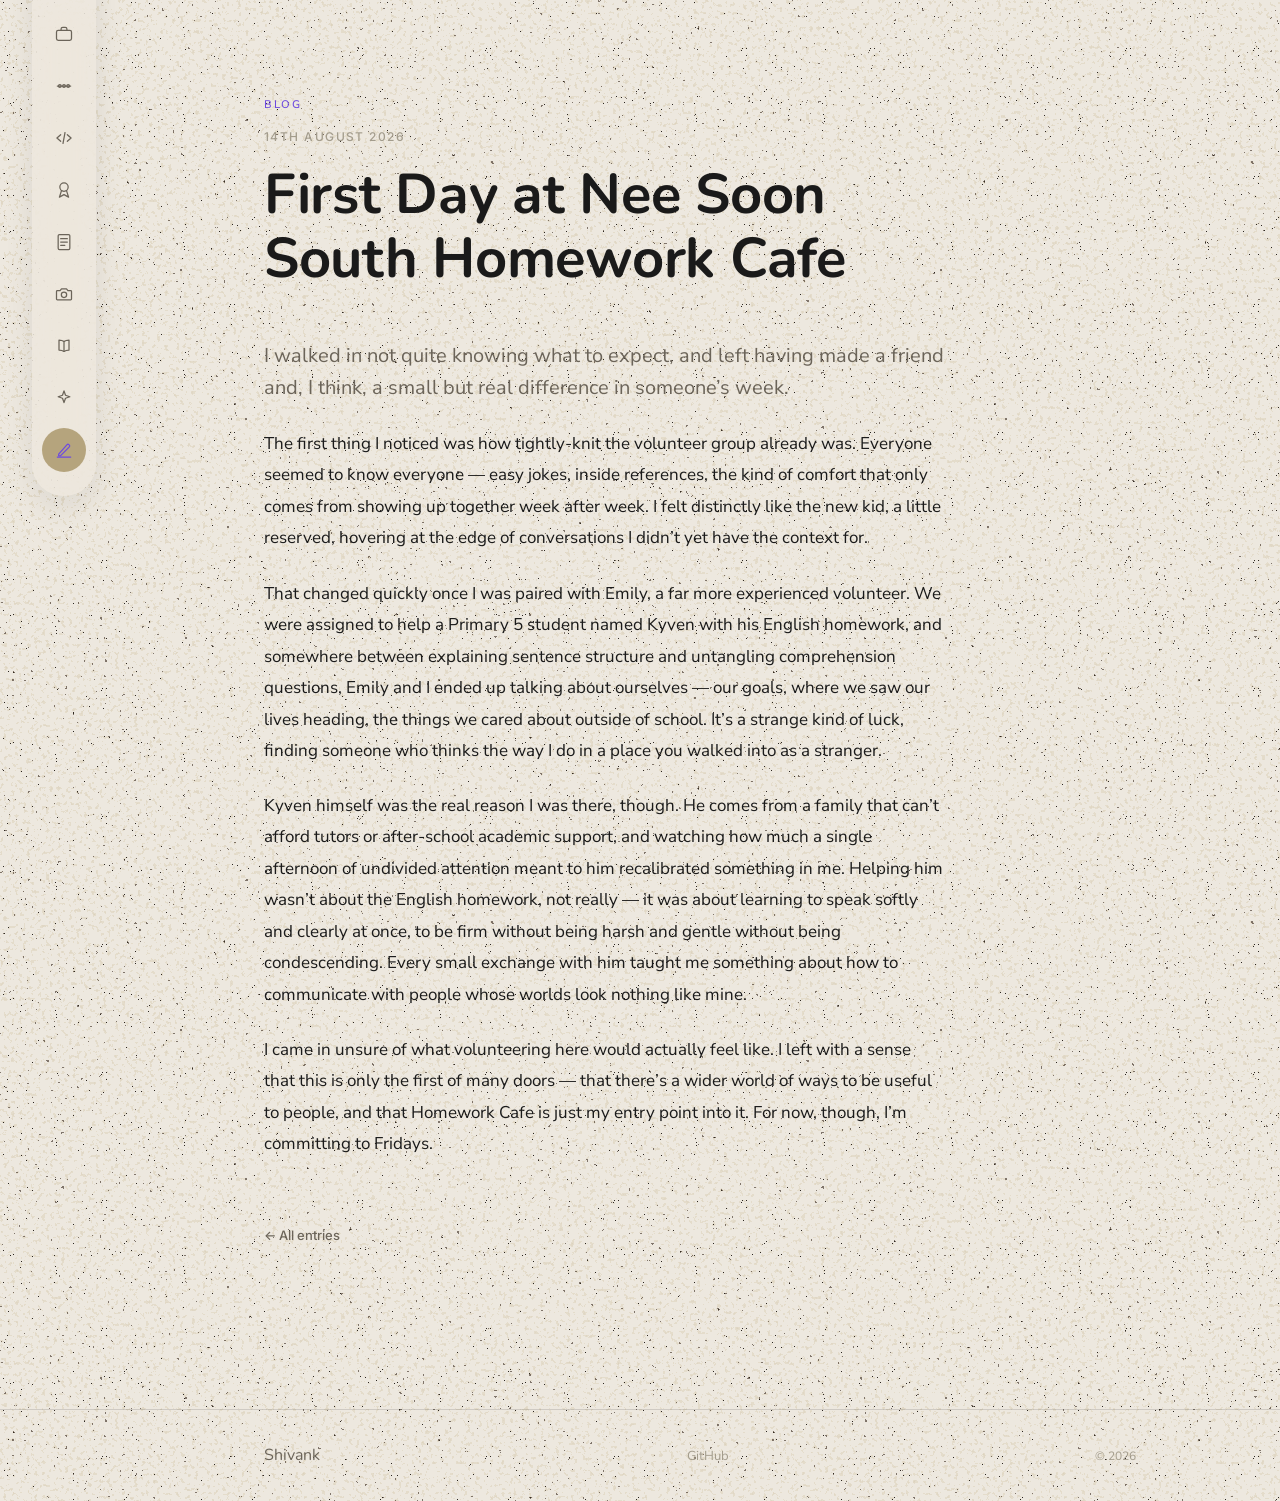
<file: blog/first-day-at-nee-soon-south-homework-cafe.html>
<!DOCTYPE html>
<html lang="en" data-astro-cid-z4jru4n3>
<head>
  <meta charset="UTF-8">
  <meta name="viewport" content="width=device-width, initial-scale=1.0">

  <!-- SEO: the description that appears in search engine results -->
  <meta name="description" content="I walked in not quite knowing what to expect, and left having made a friend and, I think, a small but real difference in someone’s week.">

  <!-- The page title shown in browser tab — passed in by each page -->
  <title>First Day at Nee Soon South Homework Cafe — Shivank</title>

  <!-- Preconnect tells the browser to establish a connection to Google
       Fonts early, so fonts load faster                              -->
  <link rel="preconnect" href="https://fonts.googleapis.com">
  <link rel="preconnect" href="https://fonts.gstatic.com" crossorigin>

  <!-- Load our typefaces: Nunito (headings), Nunito Sans (body), and
       Inter (small meta/label text — tech tags, dates — on the
       Projects timeline; a clean, neutral sans distinct from the
       body copy font, used only at small sizes for a "precise, technical"
       feel). Only the exact weights/styles actually used are requested
       here — 0,400 and 0,700 are upright (roman) weights, 1,400 is a
       true italic (so italic text below uses a real italic face
       instead of the browser faking a slant). Add more if you use new
       weights. -->
  <link href="https://fonts.googleapis.com/css2?family=Nunito:ital,wght@0,400;0,700;1,400&family=Nunito+Sans:wght@400;500&family=Inter:wght@500;600&display=swap" rel="stylesheet">

  <!-- <ClientRouter /> intentionally removed — see note in frontmatter. -->

<link rel="stylesheet" href="../assets/BaseLayout.B3tS9Wpl.css">
<link rel="stylesheet" href="../assets/blog.css">
<style>[data-astro-transition-scope="astro-l25zdozq-1"] { view-transition-name: nav-notch; }@layer astro { ::view-transition-old(nav-notch) { 
	animation-duration: 180ms;
	animation-timing-function: cubic-bezier(0.76, 0, 0.24, 1);
	animation-fill-mode: both;
	animation-name: astroFadeOut; }::view-transition-new(nav-notch) { 
	animation-duration: 180ms;
	animation-timing-function: cubic-bezier(0.76, 0, 0.24, 1);
	animation-fill-mode: both;
	animation-name: astroFadeIn; }[data-astro-transition=back]::view-transition-old(nav-notch) { 
	animation-duration: 180ms;
	animation-timing-function: cubic-bezier(0.76, 0, 0.24, 1);
	animation-fill-mode: both;
	animation-name: astroFadeOut; }[data-astro-transition=back]::view-transition-new(nav-notch) { 
	animation-duration: 180ms;
	animation-timing-function: cubic-bezier(0.76, 0, 0.24, 1);
	animation-fill-mode: both;
	animation-name: astroFadeIn; } }[data-astro-transition-fallback="old"] [data-astro-transition-scope="astro-l25zdozq-1"],
			[data-astro-transition-fallback="old"][data-astro-transition-scope="astro-l25zdozq-1"] { 
	animation-duration: 180ms;
	animation-timing-function: cubic-bezier(0.76, 0, 0.24, 1);
	animation-fill-mode: both;
	animation-name: astroFadeOut; }[data-astro-transition-fallback="new"] [data-astro-transition-scope="astro-l25zdozq-1"],
			[data-astro-transition-fallback="new"][data-astro-transition-scope="astro-l25zdozq-1"] { 
	animation-duration: 180ms;
	animation-timing-function: cubic-bezier(0.76, 0, 0.24, 1);
	animation-fill-mode: both;
	animation-name: astroFadeIn; }[data-astro-transition=back][data-astro-transition-fallback="old"] [data-astro-transition-scope="astro-l25zdozq-1"],
			[data-astro-transition=back][data-astro-transition-fallback="old"][data-astro-transition-scope="astro-l25zdozq-1"] { 
	animation-duration: 180ms;
	animation-timing-function: cubic-bezier(0.76, 0, 0.24, 1);
	animation-fill-mode: both;
	animation-name: astroFadeOut; }[data-astro-transition=back][data-astro-transition-fallback="new"] [data-astro-transition-scope="astro-l25zdozq-1"],
			[data-astro-transition=back][data-astro-transition-fallback="new"][data-astro-transition-scope="astro-l25zdozq-1"] { 
	animation-duration: 180ms;
	animation-timing-function: cubic-bezier(0.76, 0, 0.24, 1);
	animation-fill-mode: both;
	animation-name: astroFadeIn; }</style><style>[data-astro-transition-scope="astro-5l2t6pm4-2"] { view-transition-name: nav-bg; }@layer astro { ::view-transition-old(nav-bg) { 
	animation-duration: 180ms;
	animation-timing-function: cubic-bezier(0.76, 0, 0.24, 1);
	animation-fill-mode: both;
	animation-name: astroFadeOut; }::view-transition-new(nav-bg) { 
	animation-duration: 180ms;
	animation-timing-function: cubic-bezier(0.76, 0, 0.24, 1);
	animation-fill-mode: both;
	animation-name: astroFadeIn; }[data-astro-transition=back]::view-transition-old(nav-bg) { 
	animation-duration: 180ms;
	animation-timing-function: cubic-bezier(0.76, 0, 0.24, 1);
	animation-fill-mode: both;
	animation-name: astroFadeOut; }[data-astro-transition=back]::view-transition-new(nav-bg) { 
	animation-duration: 180ms;
	animation-timing-function: cubic-bezier(0.76, 0, 0.24, 1);
	animation-fill-mode: both;
	animation-name: astroFadeIn; } }[data-astro-transition-fallback="old"] [data-astro-transition-scope="astro-5l2t6pm4-2"],
			[data-astro-transition-fallback="old"][data-astro-transition-scope="astro-5l2t6pm4-2"] { 
	animation-duration: 180ms;
	animation-timing-function: cubic-bezier(0.76, 0, 0.24, 1);
	animation-fill-mode: both;
	animation-name: astroFadeOut; }[data-astro-transition-fallback="new"] [data-astro-transition-scope="astro-5l2t6pm4-2"],
			[data-astro-transition-fallback="new"][data-astro-transition-scope="astro-5l2t6pm4-2"] { 
	animation-duration: 180ms;
	animation-timing-function: cubic-bezier(0.76, 0, 0.24, 1);
	animation-fill-mode: both;
	animation-name: astroFadeIn; }[data-astro-transition=back][data-astro-transition-fallback="old"] [data-astro-transition-scope="astro-5l2t6pm4-2"],
			[data-astro-transition=back][data-astro-transition-fallback="old"][data-astro-transition-scope="astro-5l2t6pm4-2"] { 
	animation-duration: 180ms;
	animation-timing-function: cubic-bezier(0.76, 0, 0.24, 1);
	animation-fill-mode: both;
	animation-name: astroFadeOut; }[data-astro-transition=back][data-astro-transition-fallback="new"] [data-astro-transition-scope="astro-5l2t6pm4-2"],
			[data-astro-transition=back][data-astro-transition-fallback="new"][data-astro-transition-scope="astro-5l2t6pm4-2"] { 
	animation-duration: 180ms;
	animation-timing-function: cubic-bezier(0.76, 0, 0.24, 1);
	animation-fill-mode: both;
	animation-name: astroFadeIn; }</style><style>[data-astro-transition-scope="astro-ss5qawsi-3"] { view-transition-name: nav; }@layer astro { ::view-transition-old(nav) { 
	animation-duration: 180ms;
	animation-timing-function: cubic-bezier(0.76, 0, 0.24, 1);
	animation-fill-mode: both;
	animation-name: astroFadeOut; }::view-transition-new(nav) { 
	animation-duration: 180ms;
	animation-timing-function: cubic-bezier(0.76, 0, 0.24, 1);
	animation-fill-mode: both;
	animation-name: astroFadeIn; }[data-astro-transition=back]::view-transition-old(nav) { 
	animation-duration: 180ms;
	animation-timing-function: cubic-bezier(0.76, 0, 0.24, 1);
	animation-fill-mode: both;
	animation-name: astroFadeOut; }[data-astro-transition=back]::view-transition-new(nav) { 
	animation-duration: 180ms;
	animation-timing-function: cubic-bezier(0.76, 0, 0.24, 1);
	animation-fill-mode: both;
	animation-name: astroFadeIn; } }[data-astro-transition-fallback="old"] [data-astro-transition-scope="astro-ss5qawsi-3"],
			[data-astro-transition-fallback="old"][data-astro-transition-scope="astro-ss5qawsi-3"] { 
	animation-duration: 180ms;
	animation-timing-function: cubic-bezier(0.76, 0, 0.24, 1);
	animation-fill-mode: both;
	animation-name: astroFadeOut; }[data-astro-transition-fallback="new"] [data-astro-transition-scope="astro-ss5qawsi-3"],
			[data-astro-transition-fallback="new"][data-astro-transition-scope="astro-ss5qawsi-3"] { 
	animation-duration: 180ms;
	animation-timing-function: cubic-bezier(0.76, 0, 0.24, 1);
	animation-fill-mode: both;
	animation-name: astroFadeIn; }[data-astro-transition=back][data-astro-transition-fallback="old"] [data-astro-transition-scope="astro-ss5qawsi-3"],
			[data-astro-transition=back][data-astro-transition-fallback="old"][data-astro-transition-scope="astro-ss5qawsi-3"] { 
	animation-duration: 180ms;
	animation-timing-function: cubic-bezier(0.76, 0, 0.24, 1);
	animation-fill-mode: both;
	animation-name: astroFadeOut; }[data-astro-transition=back][data-astro-transition-fallback="new"] [data-astro-transition-scope="astro-ss5qawsi-3"],
			[data-astro-transition=back][data-astro-transition-fallback="new"][data-astro-transition-scope="astro-ss5qawsi-3"] { 
	animation-duration: 180ms;
	animation-timing-function: cubic-bezier(0.76, 0, 0.24, 1);
	animation-fill-mode: both;
	animation-name: astroFadeIn; }</style></head>

<body data-astro-cid-z4jru4n3>

  <!-- Navbar lives in ONE place: assets/nav.js (injected here at load). -->
<script src="../assets/nav.js"></script>

  <!--
    On desktop the nav is a small floating capsule that overlaps the
    page rather than pushing it aside, so <main> doesn't need any
    offset there. On mobile it's a real top bar that occupies its own
    space, so .page-content adds clearance just for that case (in the
    style block below). <main> is where each page's content lives;
    <slot /> is a placeholder Astro fills with whatever the page
    passes as its content — think of it like a picture frame.
  -->
  <div class="page-content" data-astro-cid-z4jru4n3>
    <main data-astro-cid-z4jru4n3>
      

  <section class="blog-header fade-in">
    <div class="container">
      <p class="section-label">Blog</p>
      <p class="post-date post-header-date"><time datetime="2026-08-14">14th August 2026</time></p>
      <h1 class="post-page-title">First Day at Nee Soon South Homework Cafe</h1>
    </div>
  </section>

  <section class="post-article">
    <div class="container">
      <article class="post-body fade-in">
        <p class="post-lede">I walked in not quite knowing what to expect, and left having made a friend and, I think, a small but real difference in someone’s week.</p>
        <p>The first thing I noticed was how tightly-knit the volunteer group already was. Everyone seemed to know everyone — easy jokes, inside references, the kind of comfort that only comes from showing up together week after week. I felt distinctly like the new kid, a little reserved, hovering at the edge of conversations I didn’t yet have the context for.</p>
        <p>That changed quickly once I was paired with Emily, a far more experienced volunteer. We were assigned to help a Primary 5 student named Kyven with his English homework, and somewhere between explaining sentence structure and untangling comprehension questions, Emily and I ended up talking about ourselves — our goals, where we saw our lives heading, the things we cared about outside of school. It’s a strange kind of luck, finding someone who thinks the way I do in a place you walked into as a stranger.</p>
        <p>Kyven himself was the real reason I was there, though. He comes from a family that can’t afford tutors or after-school academic support, and watching how much a single afternoon of undivided attention meant to him recalibrated something in me. Helping him wasn’t about the English homework, not really — it was about learning to speak softly and clearly at once, to be firm without being harsh and gentle without being condescending. Every small exchange with him taught me something about how to communicate with people whose worlds look nothing like mine.</p>
        <p>I came in unsure of what volunteering here would actually feel like. I left with a sense that this is only the first of many doors — that there’s a wider world of ways to be useful to people, and that Homework Cafe is just my entry point into it. For now, though, I’m committing to Fridays.</p>
      </article>
      <a href="../blog.html" class="link-hover post-back">← All entries</a>
    </div>
  </section>

    </main>

    <footer class="footer" data-astro-cid-jo6i4kqk>
  <div class="container footer-inner" data-astro-cid-jo6i4kqk>

    <!-- Name on the left -->
    <p class="footer-name" data-astro-cid-jo6i4kqk>Shivank</p>

    <!-- Social / external links in the center -->
    <div class="footer-links" data-astro-cid-jo6i4kqk>
      <a href="https://github.com/ShivankC" class="footer-link" target="_blank" rel="noopener" data-astro-cid-jo6i4kqk>GitHub</a>
    </div>

    <!-- Copyright on the right -->
    <p class="footer-copy" data-astro-cid-jo6i4kqk>
      © 2026
    </p>

  </div>
</footer>
  </div>

  <!--
    Speckle/stipple texture, sitting behind the whole page (z-index:
    -1, see the style block below) — small dark flecks, not
    continuous grain. Purely decorative (aria-hidden, pointer-events:
    none — it can never intercept a click or a hover).

    Deliberately NOT given its own transition:name. That was tried —
    the intent was to keep it from flickering through the default
    root fade on navigation, since it's identical on every page — but
    it backfired: a named element gets captured as an independent
    snapshot layer that the browser composites on top of everything
    else while a transition is active, ignoring this element's own
    z-index for that whole window. The visible symptom was exactly
    "the specks show up, then vanish fast right after the page
    settles" — briefly on top of everything during the transition,
    then correctly hidden behind opaque content again once it ends.
    Leaving it unnamed means it's just baked into the default root
    snapshot like ordinary content, which already has the correct
    z-order baked into its pixels — no separate overlay, no flicker.
  -->
  <div class="fleck-overlay" aria-hidden="true" data-astro-cid-z4jru4n3></div>

</body>
</html>



<!--
  SCROLL FADE-IN SCRIPT
  This runs in the browser (not during build time).
  It watches for elements with .fade-in or .stagger-children
  and adds the class .visible when they scroll into view,
  which triggers the CSS transition defined in global.css.
-->
<script type="module">//#region src/layouts/BaseLayout.astro?astro&type=script&index=0&lang.ts
function initScrollAnimations() {
	const observer = new IntersectionObserver((entries) => {
		entries.forEach((entry) => {
			if (entry.isIntersecting) {
				const el = entry.target;
				[el, ...el.children].forEach((node) => {
					if (!(node instanceof HTMLElement)) return;
					node.style.willChange = "transform, opacity";
					node.addEventListener("transitionend", function clearWillChange(e) {
						if (e.target !== node) return;
						if (node.getAnimations().length > 0) return;
						node.style.willChange = "";
						node.removeEventListener("transitionend", clearWillChange);
					});
				});
				el.classList.add("visible");
				observer.unobserve(el);
			}
		});
	}, {
		threshold: .08,
		rootMargin: "0px 0px -40px 0px"
	});
	document.querySelectorAll(".fade-in, .stagger-children").forEach((el) => {
		observer.observe(el);
	});
}
initScrollAnimations();
document.addEventListener("astro:page-load", initScrollAnimations);
function navOrder() {
	return Array.from(document.querySelectorAll(".nav-link")).map((a) => new URL(a.href).pathname);
}
function indexOfPath(order, pathname) {
	return order.findIndex((p) => pathname === p || p !== "/" && pathname.startsWith(p));
}
document.addEventListener("astro:before-preparation", (event) => {
	const root = document.documentElement;
	const e = event;
	const order = navOrder();
	const fromIdx = indexOfPath(order, e.from?.pathname ?? "");
	const toIdx = indexOfPath(order, e.to?.pathname ?? "");
	if (fromIdx === -1 || toIdx === -1 || fromIdx === toIdx) {
		root.removeAttribute("data-astro-reel");
		root.removeAttribute("data-astro-reel-jumps");
		return;
	}
	root.setAttribute("data-astro-reel", toIdx > fromIdx ? "up" : "down");
	const jumps = Math.min(4, Math.abs(toIdx - fromIdx));
	root.setAttribute("data-astro-reel-jumps", String(jumps));
});
//#endregion</script>
</file>
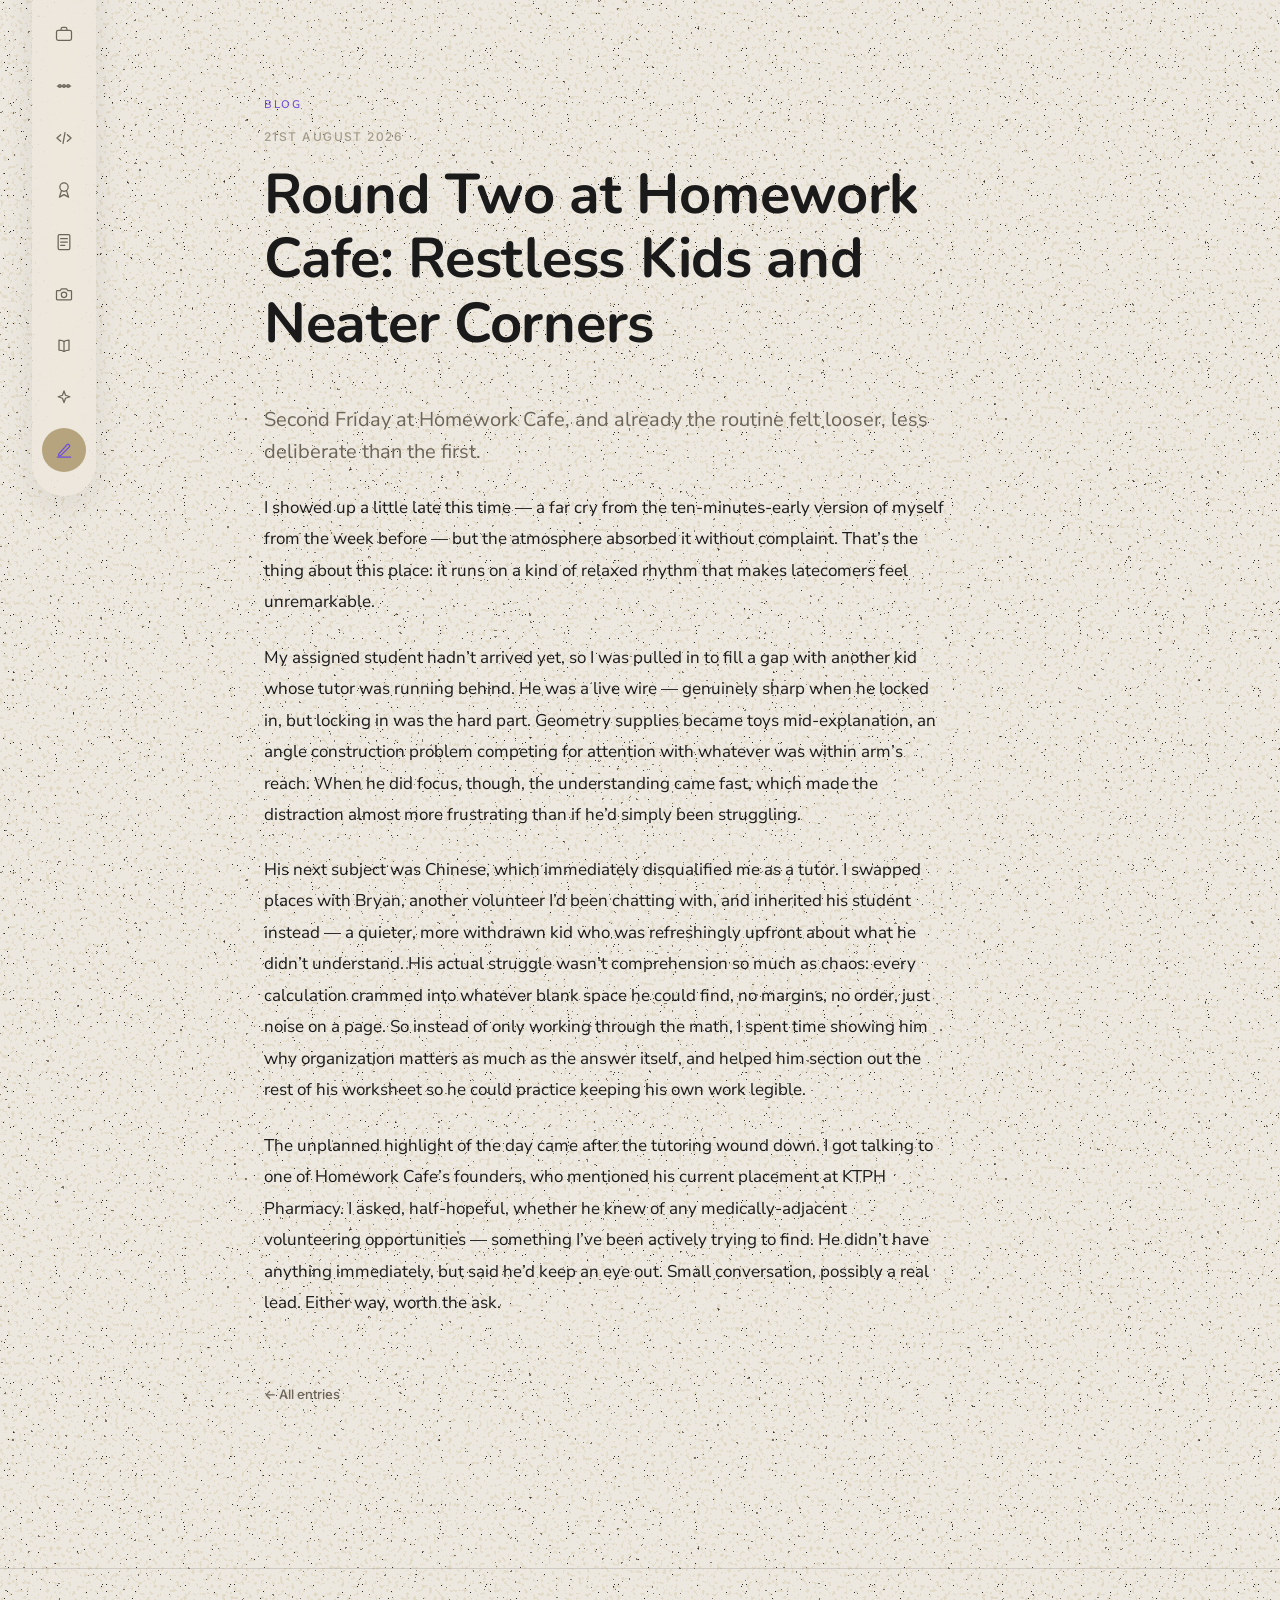
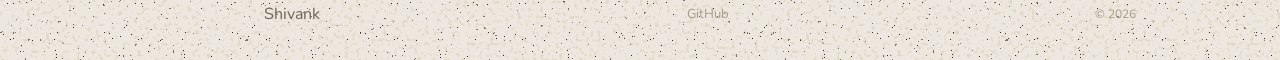
<file: blog/round-two-at-homework-cafe.html>
<!DOCTYPE html>
<html lang="en" data-astro-cid-z4jru4n3>
<head>
  <meta charset="UTF-8">
  <meta name="viewport" content="width=device-width, initial-scale=1.0">

  <!-- SEO: the description that appears in search engine results -->
  <meta name="description" content="Second Friday at Homework Cafe, and already the routine felt looser, less deliberate than the first.">

  <!-- The page title shown in browser tab — passed in by each page -->
  <title>Round Two at Homework Cafe: Restless Kids and Neater Corners — Shivank</title>

  <!-- Preconnect tells the browser to establish a connection to Google
       Fonts early, so fonts load faster                              -->
  <link rel="preconnect" href="https://fonts.googleapis.com">
  <link rel="preconnect" href="https://fonts.gstatic.com" crossorigin>

  <!-- Load our typefaces: Nunito (headings), Nunito Sans (body), and
       Inter (small meta/label text — tech tags, dates — on the
       Projects timeline; a clean, neutral sans distinct from the
       body copy font, used only at small sizes for a "precise, technical"
       feel). Only the exact weights/styles actually used are requested
       here — 0,400 and 0,700 are upright (roman) weights, 1,400 is a
       true italic (so italic text below uses a real italic face
       instead of the browser faking a slant). Add more if you use new
       weights. -->
  <link href="https://fonts.googleapis.com/css2?family=Nunito:ital,wght@0,400;0,700;1,400&family=Nunito+Sans:wght@400;500&family=Inter:wght@500;600&display=swap" rel="stylesheet">

  <!-- <ClientRouter /> intentionally removed — see note in frontmatter. -->

<link rel="stylesheet" href="../assets/BaseLayout.B3tS9Wpl.css">
<link rel="stylesheet" href="../assets/blog.css">
<style>[data-astro-transition-scope="astro-l25zdozq-1"] { view-transition-name: nav-notch; }@layer astro { ::view-transition-old(nav-notch) { 
	animation-duration: 180ms;
	animation-timing-function: cubic-bezier(0.76, 0, 0.24, 1);
	animation-fill-mode: both;
	animation-name: astroFadeOut; }::view-transition-new(nav-notch) { 
	animation-duration: 180ms;
	animation-timing-function: cubic-bezier(0.76, 0, 0.24, 1);
	animation-fill-mode: both;
	animation-name: astroFadeIn; }[data-astro-transition=back]::view-transition-old(nav-notch) { 
	animation-duration: 180ms;
	animation-timing-function: cubic-bezier(0.76, 0, 0.24, 1);
	animation-fill-mode: both;
	animation-name: astroFadeOut; }[data-astro-transition=back]::view-transition-new(nav-notch) { 
	animation-duration: 180ms;
	animation-timing-function: cubic-bezier(0.76, 0, 0.24, 1);
	animation-fill-mode: both;
	animation-name: astroFadeIn; } }[data-astro-transition-fallback="old"] [data-astro-transition-scope="astro-l25zdozq-1"],
			[data-astro-transition-fallback="old"][data-astro-transition-scope="astro-l25zdozq-1"] { 
	animation-duration: 180ms;
	animation-timing-function: cubic-bezier(0.76, 0, 0.24, 1);
	animation-fill-mode: both;
	animation-name: astroFadeOut; }[data-astro-transition-fallback="new"] [data-astro-transition-scope="astro-l25zdozq-1"],
			[data-astro-transition-fallback="new"][data-astro-transition-scope="astro-l25zdozq-1"] { 
	animation-duration: 180ms;
	animation-timing-function: cubic-bezier(0.76, 0, 0.24, 1);
	animation-fill-mode: both;
	animation-name: astroFadeIn; }[data-astro-transition=back][data-astro-transition-fallback="old"] [data-astro-transition-scope="astro-l25zdozq-1"],
			[data-astro-transition=back][data-astro-transition-fallback="old"][data-astro-transition-scope="astro-l25zdozq-1"] { 
	animation-duration: 180ms;
	animation-timing-function: cubic-bezier(0.76, 0, 0.24, 1);
	animation-fill-mode: both;
	animation-name: astroFadeOut; }[data-astro-transition=back][data-astro-transition-fallback="new"] [data-astro-transition-scope="astro-l25zdozq-1"],
			[data-astro-transition=back][data-astro-transition-fallback="new"][data-astro-transition-scope="astro-l25zdozq-1"] { 
	animation-duration: 180ms;
	animation-timing-function: cubic-bezier(0.76, 0, 0.24, 1);
	animation-fill-mode: both;
	animation-name: astroFadeIn; }</style><style>[data-astro-transition-scope="astro-5l2t6pm4-2"] { view-transition-name: nav-bg; }@layer astro { ::view-transition-old(nav-bg) { 
	animation-duration: 180ms;
	animation-timing-function: cubic-bezier(0.76, 0, 0.24, 1);
	animation-fill-mode: both;
	animation-name: astroFadeOut; }::view-transition-new(nav-bg) { 
	animation-duration: 180ms;
	animation-timing-function: cubic-bezier(0.76, 0, 0.24, 1);
	animation-fill-mode: both;
	animation-name: astroFadeIn; }[data-astro-transition=back]::view-transition-old(nav-bg) { 
	animation-duration: 180ms;
	animation-timing-function: cubic-bezier(0.76, 0, 0.24, 1);
	animation-fill-mode: both;
	animation-name: astroFadeOut; }[data-astro-transition=back]::view-transition-new(nav-bg) { 
	animation-duration: 180ms;
	animation-timing-function: cubic-bezier(0.76, 0, 0.24, 1);
	animation-fill-mode: both;
	animation-name: astroFadeIn; } }[data-astro-transition-fallback="old"] [data-astro-transition-scope="astro-5l2t6pm4-2"],
			[data-astro-transition-fallback="old"][data-astro-transition-scope="astro-5l2t6pm4-2"] { 
	animation-duration: 180ms;
	animation-timing-function: cubic-bezier(0.76, 0, 0.24, 1);
	animation-fill-mode: both;
	animation-name: astroFadeOut; }[data-astro-transition-fallback="new"] [data-astro-transition-scope="astro-5l2t6pm4-2"],
			[data-astro-transition-fallback="new"][data-astro-transition-scope="astro-5l2t6pm4-2"] { 
	animation-duration: 180ms;
	animation-timing-function: cubic-bezier(0.76, 0, 0.24, 1);
	animation-fill-mode: both;
	animation-name: astroFadeIn; }[data-astro-transition=back][data-astro-transition-fallback="old"] [data-astro-transition-scope="astro-5l2t6pm4-2"],
			[data-astro-transition=back][data-astro-transition-fallback="old"][data-astro-transition-scope="astro-5l2t6pm4-2"] { 
	animation-duration: 180ms;
	animation-timing-function: cubic-bezier(0.76, 0, 0.24, 1);
	animation-fill-mode: both;
	animation-name: astroFadeOut; }[data-astro-transition=back][data-astro-transition-fallback="new"] [data-astro-transition-scope="astro-5l2t6pm4-2"],
			[data-astro-transition=back][data-astro-transition-fallback="new"][data-astro-transition-scope="astro-5l2t6pm4-2"] { 
	animation-duration: 180ms;
	animation-timing-function: cubic-bezier(0.76, 0, 0.24, 1);
	animation-fill-mode: both;
	animation-name: astroFadeIn; }</style><style>[data-astro-transition-scope="astro-ss5qawsi-3"] { view-transition-name: nav; }@layer astro { ::view-transition-old(nav) { 
	animation-duration: 180ms;
	animation-timing-function: cubic-bezier(0.76, 0, 0.24, 1);
	animation-fill-mode: both;
	animation-name: astroFadeOut; }::view-transition-new(nav) { 
	animation-duration: 180ms;
	animation-timing-function: cubic-bezier(0.76, 0, 0.24, 1);
	animation-fill-mode: both;
	animation-name: astroFadeIn; }[data-astro-transition=back]::view-transition-old(nav) { 
	animation-duration: 180ms;
	animation-timing-function: cubic-bezier(0.76, 0, 0.24, 1);
	animation-fill-mode: both;
	animation-name: astroFadeOut; }[data-astro-transition=back]::view-transition-new(nav) { 
	animation-duration: 180ms;
	animation-timing-function: cubic-bezier(0.76, 0, 0.24, 1);
	animation-fill-mode: both;
	animation-name: astroFadeIn; } }[data-astro-transition-fallback="old"] [data-astro-transition-scope="astro-ss5qawsi-3"],
			[data-astro-transition-fallback="old"][data-astro-transition-scope="astro-ss5qawsi-3"] { 
	animation-duration: 180ms;
	animation-timing-function: cubic-bezier(0.76, 0, 0.24, 1);
	animation-fill-mode: both;
	animation-name: astroFadeOut; }[data-astro-transition-fallback="new"] [data-astro-transition-scope="astro-ss5qawsi-3"],
			[data-astro-transition-fallback="new"][data-astro-transition-scope="astro-ss5qawsi-3"] { 
	animation-duration: 180ms;
	animation-timing-function: cubic-bezier(0.76, 0, 0.24, 1);
	animation-fill-mode: both;
	animation-name: astroFadeIn; }[data-astro-transition=back][data-astro-transition-fallback="old"] [data-astro-transition-scope="astro-ss5qawsi-3"],
			[data-astro-transition=back][data-astro-transition-fallback="old"][data-astro-transition-scope="astro-ss5qawsi-3"] { 
	animation-duration: 180ms;
	animation-timing-function: cubic-bezier(0.76, 0, 0.24, 1);
	animation-fill-mode: both;
	animation-name: astroFadeOut; }[data-astro-transition=back][data-astro-transition-fallback="new"] [data-astro-transition-scope="astro-ss5qawsi-3"],
			[data-astro-transition=back][data-astro-transition-fallback="new"][data-astro-transition-scope="astro-ss5qawsi-3"] { 
	animation-duration: 180ms;
	animation-timing-function: cubic-bezier(0.76, 0, 0.24, 1);
	animation-fill-mode: both;
	animation-name: astroFadeIn; }</style></head>

<body data-astro-cid-z4jru4n3>

  <!-- Navbar lives in ONE place: assets/nav.js (injected here at load). -->
<script src="../assets/nav.js"></script>

  <!--
    On desktop the nav is a small floating capsule that overlaps the
    page rather than pushing it aside, so <main> doesn't need any
    offset there. On mobile it's a real top bar that occupies its own
    space, so .page-content adds clearance just for that case (in the
    style block below). <main> is where each page's content lives;
    <slot /> is a placeholder Astro fills with whatever the page
    passes as its content — think of it like a picture frame.
  -->
  <div class="page-content" data-astro-cid-z4jru4n3>
    <main data-astro-cid-z4jru4n3>
      

  <section class="blog-header fade-in">
    <div class="container">
      <p class="section-label">Blog</p>
      <p class="post-date post-header-date"><time datetime="2026-08-21">21st August 2026</time></p>
      <h1 class="post-page-title">Round Two at Homework Cafe: Restless Kids and Neater Corners</h1>
    </div>
  </section>

  <section class="post-article">
    <div class="container">
      <article class="post-body fade-in">
        <p class="post-lede">Second Friday at Homework Cafe, and already the routine felt looser, less deliberate than the first.</p>
        <p>I showed up a little late this time — a far cry from the ten-minutes-early version of myself from the week before — but the atmosphere absorbed it without complaint. That’s the thing about this place: it runs on a kind of relaxed rhythm that makes latecomers feel unremarkable.</p>
        <p>My assigned student hadn’t arrived yet, so I was pulled in to fill a gap with another kid whose tutor was running behind. He was a live wire — genuinely sharp when he locked in, but locking in was the hard part. Geometry supplies became toys mid-explanation, an angle construction problem competing for attention with whatever was within arm’s reach. When he did focus, though, the understanding came fast, which made the distraction almost more frustrating than if he’d simply been struggling.</p>
        <p>His next subject was Chinese, which immediately disqualified me as a tutor. I swapped places with Bryan, another volunteer I’d been chatting with, and inherited his student instead — a quieter, more withdrawn kid who was refreshingly upfront about what he didn’t understand. His actual struggle wasn’t comprehension so much as chaos: every calculation crammed into whatever blank space he could find, no margins, no order, just noise on a page. So instead of only working through the math, I spent time showing him why organization matters as much as the answer itself, and helped him section out the rest of his worksheet so he could practice keeping his own work legible.</p>
        <p>The unplanned highlight of the day came after the tutoring wound down. I got talking to one of Homework Cafe’s founders, who mentioned his current placement at KTPH Pharmacy. I asked, half-hopeful, whether he knew of any medically-adjacent volunteering opportunities — something I’ve been actively trying to find. He didn’t have anything immediately, but said he’d keep an eye out. Small conversation, possibly a real lead. Either way, worth the ask.</p>
      </article>
      <a href="../blog.html" class="link-hover post-back">← All entries</a>
    </div>
  </section>

    </main>

    <footer class="footer" data-astro-cid-jo6i4kqk>
  <div class="container footer-inner" data-astro-cid-jo6i4kqk>

    <!-- Name on the left -->
    <p class="footer-name" data-astro-cid-jo6i4kqk>Shivank</p>

    <!-- Social / external links in the center -->
    <div class="footer-links" data-astro-cid-jo6i4kqk>
      <a href="https://github.com/ShivankC" class="footer-link" target="_blank" rel="noopener" data-astro-cid-jo6i4kqk>GitHub</a>
    </div>

    <!-- Copyright on the right -->
    <p class="footer-copy" data-astro-cid-jo6i4kqk>
      © 2026
    </p>

  </div>
</footer>
  </div>

  <!--
    Speckle/stipple texture, sitting behind the whole page (z-index:
    -1, see the style block below) — small dark flecks, not
    continuous grain. Purely decorative (aria-hidden, pointer-events:
    none — it can never intercept a click or a hover).

    Deliberately NOT given its own transition:name. That was tried —
    the intent was to keep it from flickering through the default
    root fade on navigation, since it's identical on every page — but
    it backfired: a named element gets captured as an independent
    snapshot layer that the browser composites on top of everything
    else while a transition is active, ignoring this element's own
    z-index for that whole window. The visible symptom was exactly
    "the specks show up, then vanish fast right after the page
    settles" — briefly on top of everything during the transition,
    then correctly hidden behind opaque content again once it ends.
    Leaving it unnamed means it's just baked into the default root
    snapshot like ordinary content, which already has the correct
    z-order baked into its pixels — no separate overlay, no flicker.
  -->
  <div class="fleck-overlay" aria-hidden="true" data-astro-cid-z4jru4n3></div>

</body>
</html>



<!--
  SCROLL FADE-IN SCRIPT
  This runs in the browser (not during build time).
  It watches for elements with .fade-in or .stagger-children
  and adds the class .visible when they scroll into view,
  which triggers the CSS transition defined in global.css.
-->
<script type="module">//#region src/layouts/BaseLayout.astro?astro&type=script&index=0&lang.ts
function initScrollAnimations() {
	const observer = new IntersectionObserver((entries) => {
		entries.forEach((entry) => {
			if (entry.isIntersecting) {
				const el = entry.target;
				[el, ...el.children].forEach((node) => {
					if (!(node instanceof HTMLElement)) return;
					node.style.willChange = "transform, opacity";
					node.addEventListener("transitionend", function clearWillChange(e) {
						if (e.target !== node) return;
						if (node.getAnimations().length > 0) return;
						node.style.willChange = "";
						node.removeEventListener("transitionend", clearWillChange);
					});
				});
				el.classList.add("visible");
				observer.unobserve(el);
			}
		});
	}, {
		threshold: .08,
		rootMargin: "0px 0px -40px 0px"
	});
	document.querySelectorAll(".fade-in, .stagger-children").forEach((el) => {
		observer.observe(el);
	});
}
initScrollAnimations();
document.addEventListener("astro:page-load", initScrollAnimations);
function navOrder() {
	return Array.from(document.querySelectorAll(".nav-link")).map((a) => new URL(a.href).pathname);
}
function indexOfPath(order, pathname) {
	return order.findIndex((p) => pathname === p || p !== "/" && pathname.startsWith(p));
}
document.addEventListener("astro:before-preparation", (event) => {
	const root = document.documentElement;
	const e = event;
	const order = navOrder();
	const fromIdx = indexOfPath(order, e.from?.pathname ?? "");
	const toIdx = indexOfPath(order, e.to?.pathname ?? "");
	if (fromIdx === -1 || toIdx === -1 || fromIdx === toIdx) {
		root.removeAttribute("data-astro-reel");
		root.removeAttribute("data-astro-reel-jumps");
		return;
	}
	root.setAttribute("data-astro-reel", toIdx > fromIdx ? "up" : "down");
	const jumps = Math.min(4, Math.abs(toIdx - fromIdx));
	root.setAttribute("data-astro-reel-jumps", String(jumps));
});
//#endregion</script>
</file>
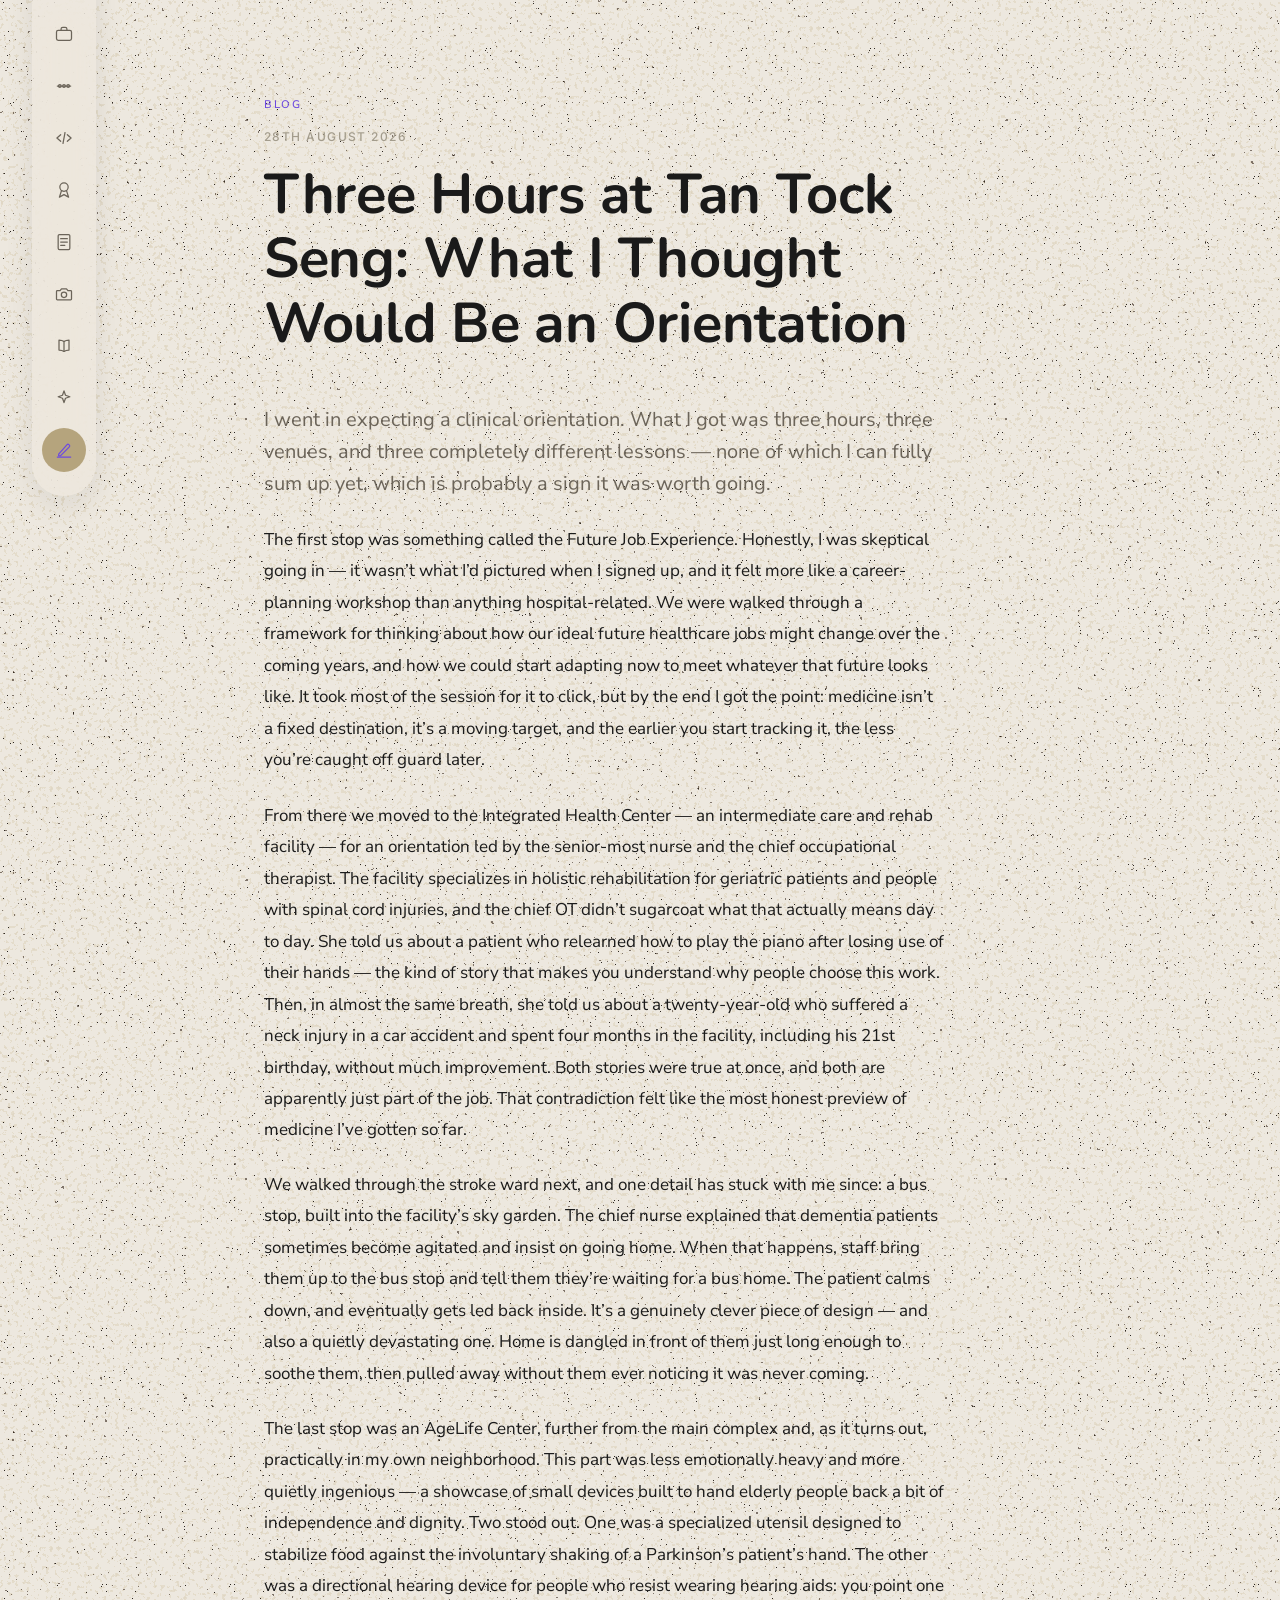
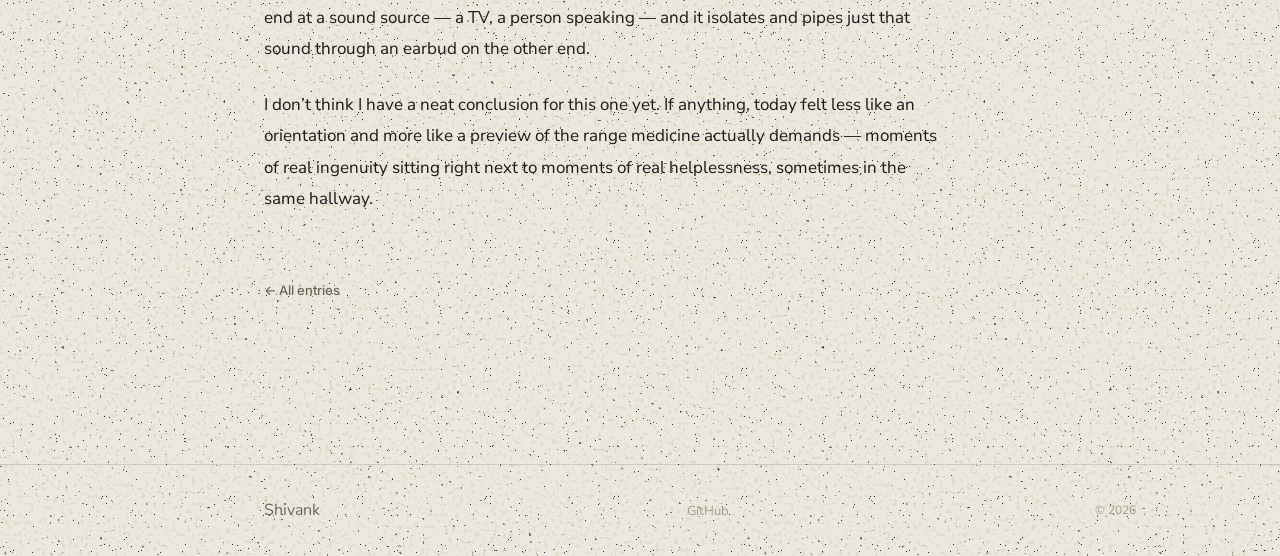
<file: blog/three-hours-at-tan-tock-seng.html>
<!DOCTYPE html>
<html lang="en" data-astro-cid-z4jru4n3>
<head>
  <meta charset="UTF-8">
  <meta name="viewport" content="width=device-width, initial-scale=1.0">

  <!-- SEO: the description that appears in search engine results -->
  <meta name="description" content="I went in expecting a clinical orientation. What I got was three hours, three venues, and three completely different lessons — none of which I can fully sum up yet, which is probably a sign it was worth going.">

  <!-- The page title shown in browser tab — passed in by each page -->
  <title>Three Hours at Tan Tock Seng: What I Thought Would Be an Orientation — Shivank</title>

  <!-- Preconnect tells the browser to establish a connection to Google
       Fonts early, so fonts load faster                              -->
  <link rel="preconnect" href="https://fonts.googleapis.com">
  <link rel="preconnect" href="https://fonts.gstatic.com" crossorigin>

  <!-- Load our typefaces: Nunito (headings), Nunito Sans (body), and
       Inter (small meta/label text — tech tags, dates — on the
       Projects timeline; a clean, neutral sans distinct from the
       body copy font, used only at small sizes for a "precise, technical"
       feel). Only the exact weights/styles actually used are requested
       here — 0,400 and 0,700 are upright (roman) weights, 1,400 is a
       true italic (so italic text below uses a real italic face
       instead of the browser faking a slant). Add more if you use new
       weights. -->
  <link href="https://fonts.googleapis.com/css2?family=Nunito:ital,wght@0,400;0,700;1,400&family=Nunito+Sans:wght@400;500&family=Inter:wght@500;600&display=swap" rel="stylesheet">

  <!-- <ClientRouter /> intentionally removed — see note in frontmatter. -->

<link rel="stylesheet" href="../assets/BaseLayout.B3tS9Wpl.css">
<link rel="stylesheet" href="../assets/blog.css">
<style>[data-astro-transition-scope="astro-l25zdozq-1"] { view-transition-name: nav-notch; }@layer astro { ::view-transition-old(nav-notch) { 
	animation-duration: 180ms;
	animation-timing-function: cubic-bezier(0.76, 0, 0.24, 1);
	animation-fill-mode: both;
	animation-name: astroFadeOut; }::view-transition-new(nav-notch) { 
	animation-duration: 180ms;
	animation-timing-function: cubic-bezier(0.76, 0, 0.24, 1);
	animation-fill-mode: both;
	animation-name: astroFadeIn; }[data-astro-transition=back]::view-transition-old(nav-notch) { 
	animation-duration: 180ms;
	animation-timing-function: cubic-bezier(0.76, 0, 0.24, 1);
	animation-fill-mode: both;
	animation-name: astroFadeOut; }[data-astro-transition=back]::view-transition-new(nav-notch) { 
	animation-duration: 180ms;
	animation-timing-function: cubic-bezier(0.76, 0, 0.24, 1);
	animation-fill-mode: both;
	animation-name: astroFadeIn; } }[data-astro-transition-fallback="old"] [data-astro-transition-scope="astro-l25zdozq-1"],
			[data-astro-transition-fallback="old"][data-astro-transition-scope="astro-l25zdozq-1"] { 
	animation-duration: 180ms;
	animation-timing-function: cubic-bezier(0.76, 0, 0.24, 1);
	animation-fill-mode: both;
	animation-name: astroFadeOut; }[data-astro-transition-fallback="new"] [data-astro-transition-scope="astro-l25zdozq-1"],
			[data-astro-transition-fallback="new"][data-astro-transition-scope="astro-l25zdozq-1"] { 
	animation-duration: 180ms;
	animation-timing-function: cubic-bezier(0.76, 0, 0.24, 1);
	animation-fill-mode: both;
	animation-name: astroFadeIn; }[data-astro-transition=back][data-astro-transition-fallback="old"] [data-astro-transition-scope="astro-l25zdozq-1"],
			[data-astro-transition=back][data-astro-transition-fallback="old"][data-astro-transition-scope="astro-l25zdozq-1"] { 
	animation-duration: 180ms;
	animation-timing-function: cubic-bezier(0.76, 0, 0.24, 1);
	animation-fill-mode: both;
	animation-name: astroFadeOut; }[data-astro-transition=back][data-astro-transition-fallback="new"] [data-astro-transition-scope="astro-l25zdozq-1"],
			[data-astro-transition=back][data-astro-transition-fallback="new"][data-astro-transition-scope="astro-l25zdozq-1"] { 
	animation-duration: 180ms;
	animation-timing-function: cubic-bezier(0.76, 0, 0.24, 1);
	animation-fill-mode: both;
	animation-name: astroFadeIn; }</style><style>[data-astro-transition-scope="astro-5l2t6pm4-2"] { view-transition-name: nav-bg; }@layer astro { ::view-transition-old(nav-bg) { 
	animation-duration: 180ms;
	animation-timing-function: cubic-bezier(0.76, 0, 0.24, 1);
	animation-fill-mode: both;
	animation-name: astroFadeOut; }::view-transition-new(nav-bg) { 
	animation-duration: 180ms;
	animation-timing-function: cubic-bezier(0.76, 0, 0.24, 1);
	animation-fill-mode: both;
	animation-name: astroFadeIn; }[data-astro-transition=back]::view-transition-old(nav-bg) { 
	animation-duration: 180ms;
	animation-timing-function: cubic-bezier(0.76, 0, 0.24, 1);
	animation-fill-mode: both;
	animation-name: astroFadeOut; }[data-astro-transition=back]::view-transition-new(nav-bg) { 
	animation-duration: 180ms;
	animation-timing-function: cubic-bezier(0.76, 0, 0.24, 1);
	animation-fill-mode: both;
	animation-name: astroFadeIn; } }[data-astro-transition-fallback="old"] [data-astro-transition-scope="astro-5l2t6pm4-2"],
			[data-astro-transition-fallback="old"][data-astro-transition-scope="astro-5l2t6pm4-2"] { 
	animation-duration: 180ms;
	animation-timing-function: cubic-bezier(0.76, 0, 0.24, 1);
	animation-fill-mode: both;
	animation-name: astroFadeOut; }[data-astro-transition-fallback="new"] [data-astro-transition-scope="astro-5l2t6pm4-2"],
			[data-astro-transition-fallback="new"][data-astro-transition-scope="astro-5l2t6pm4-2"] { 
	animation-duration: 180ms;
	animation-timing-function: cubic-bezier(0.76, 0, 0.24, 1);
	animation-fill-mode: both;
	animation-name: astroFadeIn; }[data-astro-transition=back][data-astro-transition-fallback="old"] [data-astro-transition-scope="astro-5l2t6pm4-2"],
			[data-astro-transition=back][data-astro-transition-fallback="old"][data-astro-transition-scope="astro-5l2t6pm4-2"] { 
	animation-duration: 180ms;
	animation-timing-function: cubic-bezier(0.76, 0, 0.24, 1);
	animation-fill-mode: both;
	animation-name: astroFadeOut; }[data-astro-transition=back][data-astro-transition-fallback="new"] [data-astro-transition-scope="astro-5l2t6pm4-2"],
			[data-astro-transition=back][data-astro-transition-fallback="new"][data-astro-transition-scope="astro-5l2t6pm4-2"] { 
	animation-duration: 180ms;
	animation-timing-function: cubic-bezier(0.76, 0, 0.24, 1);
	animation-fill-mode: both;
	animation-name: astroFadeIn; }</style><style>[data-astro-transition-scope="astro-ss5qawsi-3"] { view-transition-name: nav; }@layer astro { ::view-transition-old(nav) { 
	animation-duration: 180ms;
	animation-timing-function: cubic-bezier(0.76, 0, 0.24, 1);
	animation-fill-mode: both;
	animation-name: astroFadeOut; }::view-transition-new(nav) { 
	animation-duration: 180ms;
	animation-timing-function: cubic-bezier(0.76, 0, 0.24, 1);
	animation-fill-mode: both;
	animation-name: astroFadeIn; }[data-astro-transition=back]::view-transition-old(nav) { 
	animation-duration: 180ms;
	animation-timing-function: cubic-bezier(0.76, 0, 0.24, 1);
	animation-fill-mode: both;
	animation-name: astroFadeOut; }[data-astro-transition=back]::view-transition-new(nav) { 
	animation-duration: 180ms;
	animation-timing-function: cubic-bezier(0.76, 0, 0.24, 1);
	animation-fill-mode: both;
	animation-name: astroFadeIn; } }[data-astro-transition-fallback="old"] [data-astro-transition-scope="astro-ss5qawsi-3"],
			[data-astro-transition-fallback="old"][data-astro-transition-scope="astro-ss5qawsi-3"] { 
	animation-duration: 180ms;
	animation-timing-function: cubic-bezier(0.76, 0, 0.24, 1);
	animation-fill-mode: both;
	animation-name: astroFadeOut; }[data-astro-transition-fallback="new"] [data-astro-transition-scope="astro-ss5qawsi-3"],
			[data-astro-transition-fallback="new"][data-astro-transition-scope="astro-ss5qawsi-3"] { 
	animation-duration: 180ms;
	animation-timing-function: cubic-bezier(0.76, 0, 0.24, 1);
	animation-fill-mode: both;
	animation-name: astroFadeIn; }[data-astro-transition=back][data-astro-transition-fallback="old"] [data-astro-transition-scope="astro-ss5qawsi-3"],
			[data-astro-transition=back][data-astro-transition-fallback="old"][data-astro-transition-scope="astro-ss5qawsi-3"] { 
	animation-duration: 180ms;
	animation-timing-function: cubic-bezier(0.76, 0, 0.24, 1);
	animation-fill-mode: both;
	animation-name: astroFadeOut; }[data-astro-transition=back][data-astro-transition-fallback="new"] [data-astro-transition-scope="astro-ss5qawsi-3"],
			[data-astro-transition=back][data-astro-transition-fallback="new"][data-astro-transition-scope="astro-ss5qawsi-3"] { 
	animation-duration: 180ms;
	animation-timing-function: cubic-bezier(0.76, 0, 0.24, 1);
	animation-fill-mode: both;
	animation-name: astroFadeIn; }</style></head>

<body data-astro-cid-z4jru4n3>

  <!-- Navbar lives in ONE place: assets/nav.js (injected here at load). -->
<script src="../assets/nav.js"></script>

  <!--
    On desktop the nav is a small floating capsule that overlaps the
    page rather than pushing it aside, so <main> doesn't need any
    offset there. On mobile it's a real top bar that occupies its own
    space, so .page-content adds clearance just for that case (in the
    style block below). <main> is where each page's content lives;
    <slot /> is a placeholder Astro fills with whatever the page
    passes as its content — think of it like a picture frame.
  -->
  <div class="page-content" data-astro-cid-z4jru4n3>
    <main data-astro-cid-z4jru4n3>
      

  <section class="blog-header fade-in">
    <div class="container">
      <p class="section-label">Blog</p>
      <p class="post-date post-header-date"><time datetime="2026-08-28">28th August 2026</time></p>
      <h1 class="post-page-title">Three Hours at Tan Tock Seng: What I Thought Would Be an Orientation</h1>
    </div>
  </section>

  <section class="post-article">
    <div class="container">
      <article class="post-body fade-in">
        <p class="post-lede">I went in expecting a clinical orientation. What I got was three hours, three venues, and three completely different lessons — none of which I can fully sum up yet, which is probably a sign it was worth going.</p>
        <p>The first stop was something called the Future Job Experience. Honestly, I was skeptical going in — it wasn’t what I’d pictured when I signed up, and it felt more like a career-planning workshop than anything hospital-related. We were walked through a framework for thinking about how our ideal future healthcare jobs might change over the coming years, and how we could start adapting now to meet whatever that future looks like. It took most of the session for it to click, but by the end I got the point: medicine isn’t a fixed destination, it’s a moving target, and the earlier you start tracking it, the less you’re caught off guard later.</p>
        <p>From there we moved to the Integrated Health Center — an intermediate care and rehab facility — for an orientation led by the senior-most nurse and the chief occupational therapist. The facility specializes in holistic rehabilitation for geriatric patients and people with spinal cord injuries, and the chief OT didn’t sugarcoat what that actually means day to day. She told us about a patient who relearned how to play the piano after losing use of their hands — the kind of story that makes you understand why people choose this work. Then, in almost the same breath, she told us about a twenty-year-old who suffered a neck injury in a car accident and spent four months in the facility, including his 21st birthday, without much improvement. Both stories were true at once, and both are apparently just part of the job. That contradiction felt like the most honest preview of medicine I’ve gotten so far.</p>
        <p>We walked through the stroke ward next, and one detail has stuck with me since: a bus stop, built into the facility’s sky garden. The chief nurse explained that dementia patients sometimes become agitated and insist on going home. When that happens, staff bring them up to the bus stop and tell them they’re waiting for a bus home. The patient calms down, and eventually gets led back inside. It’s a genuinely clever piece of design — and also a quietly devastating one. Home is dangled in front of them just long enough to soothe them, then pulled away without them ever noticing it was never coming.</p>
        <p>The last stop was an AgeLife Center, further from the main complex and, as it turns out, practically in my own neighborhood. This part was less emotionally heavy and more quietly ingenious — a showcase of small devices built to hand elderly people back a bit of independence and dignity. Two stood out. One was a specialized utensil designed to stabilize food against the involuntary shaking of a Parkinson’s patient’s hand. The other was a directional hearing device for people who resist wearing hearing aids: you point one end at a sound source — a TV, a person speaking — and it isolates and pipes just that sound through an earbud on the other end.</p>
        <p>I don’t think I have a neat conclusion for this one yet. If anything, today felt less like an orientation and more like a preview of the range medicine actually demands — moments of real ingenuity sitting right next to moments of real helplessness, sometimes in the same hallway.</p>
      </article>
      <a href="../blog.html" class="link-hover post-back">← All entries</a>
    </div>
  </section>

    </main>

    <footer class="footer" data-astro-cid-jo6i4kqk>
  <div class="container footer-inner" data-astro-cid-jo6i4kqk>

    <!-- Name on the left -->
    <p class="footer-name" data-astro-cid-jo6i4kqk>Shivank</p>

    <!-- Social / external links in the center -->
    <div class="footer-links" data-astro-cid-jo6i4kqk>
      <a href="https://github.com/ShivankC" class="footer-link" target="_blank" rel="noopener" data-astro-cid-jo6i4kqk>GitHub</a>
    </div>

    <!-- Copyright on the right -->
    <p class="footer-copy" data-astro-cid-jo6i4kqk>
      © 2026
    </p>

  </div>
</footer>
  </div>

  <!--
    Speckle/stipple texture, sitting behind the whole page (z-index:
    -1, see the style block below) — small dark flecks, not
    continuous grain. Purely decorative (aria-hidden, pointer-events:
    none — it can never intercept a click or a hover).

    Deliberately NOT given its own transition:name. That was tried —
    the intent was to keep it from flickering through the default
    root fade on navigation, since it's identical on every page — but
    it backfired: a named element gets captured as an independent
    snapshot layer that the browser composites on top of everything
    else while a transition is active, ignoring this element's own
    z-index for that whole window. The visible symptom was exactly
    "the specks show up, then vanish fast right after the page
    settles" — briefly on top of everything during the transition,
    then correctly hidden behind opaque content again once it ends.
    Leaving it unnamed means it's just baked into the default root
    snapshot like ordinary content, which already has the correct
    z-order baked into its pixels — no separate overlay, no flicker.
  -->
  <div class="fleck-overlay" aria-hidden="true" data-astro-cid-z4jru4n3></div>

</body>
</html>



<!--
  SCROLL FADE-IN SCRIPT
  This runs in the browser (not during build time).
  It watches for elements with .fade-in or .stagger-children
  and adds the class .visible when they scroll into view,
  which triggers the CSS transition defined in global.css.
-->
<script type="module">//#region src/layouts/BaseLayout.astro?astro&type=script&index=0&lang.ts
function initScrollAnimations() {
	const observer = new IntersectionObserver((entries) => {
		entries.forEach((entry) => {
			if (entry.isIntersecting) {
				const el = entry.target;
				[el, ...el.children].forEach((node) => {
					if (!(node instanceof HTMLElement)) return;
					node.style.willChange = "transform, opacity";
					node.addEventListener("transitionend", function clearWillChange(e) {
						if (e.target !== node) return;
						if (node.getAnimations().length > 0) return;
						node.style.willChange = "";
						node.removeEventListener("transitionend", clearWillChange);
					});
				});
				el.classList.add("visible");
				observer.unobserve(el);
			}
		});
	}, {
		threshold: .08,
		rootMargin: "0px 0px -40px 0px"
	});
	document.querySelectorAll(".fade-in, .stagger-children").forEach((el) => {
		observer.observe(el);
	});
}
initScrollAnimations();
document.addEventListener("astro:page-load", initScrollAnimations);
function navOrder() {
	return Array.from(document.querySelectorAll(".nav-link")).map((a) => new URL(a.href).pathname);
}
function indexOfPath(order, pathname) {
	return order.findIndex((p) => pathname === p || p !== "/" && pathname.startsWith(p));
}
document.addEventListener("astro:before-preparation", (event) => {
	const root = document.documentElement;
	const e = event;
	const order = navOrder();
	const fromIdx = indexOfPath(order, e.from?.pathname ?? "");
	const toIdx = indexOfPath(order, e.to?.pathname ?? "");
	if (fromIdx === -1 || toIdx === -1 || fromIdx === toIdx) {
		root.removeAttribute("data-astro-reel");
		root.removeAttribute("data-astro-reel-jumps");
		return;
	}
	root.setAttribute("data-astro-reel", toIdx > fromIdx ? "up" : "down");
	const jumps = Math.min(4, Math.abs(toIdx - fromIdx));
	root.setAttribute("data-astro-reel-jumps", String(jumps));
});
//#endregion</script>
</file>
<file: assets/BaseLayout.B3tS9Wpl.css>
/* ── Native cross-document (MPA) view transitions ────────────
   Opt this multi-page site into the browser's built-in view
   transitions on same-origin navigations. This is the switch that
   actually runs the ::view-transition-*(root) film-reel spool and the
   ::view-transition-group(nav) dial-slide defined further down — those
   only animate DURING a view transition, and with no SPA router on the
   page, THIS at-rule is what starts one on an ordinary full-page
   navigation. Direction and magnitude come from the html[data-astro-reel]
   / [data-astro-reel-jumps] attributes set in assets/nav.js. Browsers
   without support just navigate instantly (no reel, no breakage);
   reduced motion is honored by the rules near the top of this file.
   NOTE: does not run over file:// — preview with a local http server. */
@view-transition { navigation: auto; }

@keyframes astroFadeInOut {
	from {
		opacity: 1;
	}
	to {
		opacity: 0;
	}
}

@keyframes astroFadeIn {
	from {
		opacity: 0;
		mix-blend-mode: plus-lighter;
	}
	to {
		opacity: 1;
		mix-blend-mode: plus-lighter;
	}
}

@keyframes astroFadeOut {
	from {
		opacity: 1;
		mix-blend-mode: plus-lighter;
	}
	to {
		opacity: 0;
		mix-blend-mode: plus-lighter;
	}
}

@keyframes astroSlideFromRight {
	from {
		transform: translateX(100%);
	}
}

@keyframes astroSlideFromLeft {
	from {
		transform: translateX(-100%);
	}
}

@keyframes astroSlideToRight {
	to {
		transform: translateX(100%);
	}
}

@keyframes astroSlideToLeft {
	to {
		transform: translateX(-100%);
	}
}

@media (prefers-reduced-motion) {
	::view-transition-group(*),
	::view-transition-old(*),
	::view-transition-new(*) {
		animation: none !important;
	}

	[data-astro-transition-scope] {
		animation: none !important;
	}
}
.nav-center-notch[data-astro-cid-wpvy4v7s] {
  position: fixed;
  top: 50%;
  left: calc(var(--nav-offset) + (var(--nav-collapsed-width) - 44px) / 2);
  transform: translateY(-50%);
  width: 44px;
  height: 44px;
  background-color: #b5a47d;
  border-radius: 50%;
  z-index: 99;
}

.nav-capsule-bg[data-astro-cid-wpvy4v7s] {
  position: fixed;
  top: 50%;
  left: var(--nav-offset);
  transform: translateY(calc(-50% + var(--nav-y)));
  z-index: 98;
  width: var(--nav-collapsed-width);
  border-radius: 999px;
  background-color: #ede8dfb8;
  backdrop-filter: blur(18px) saturate(160%);
  -webkit-backdrop-filter: blur(18px) saturate(160%);
  box-shadow: 0 10px 30px #1a1a1a14;
}

.nav-capsule[data-astro-cid-wpvy4v7s] {
  position: fixed;
  top: 50%;
  left: var(--nav-offset);
  transform: translateY(calc(-50% + var(--nav-y)));
  z-index: 100;
  display: flex;
  flex-direction: column;
  align-items: center;
  gap: var(--space-1);
  width: var(--nav-collapsed-width);
  padding: var(--space-5) 0;
  border-radius: 999px;
  background-color: #ede8dfb8;
  backdrop-filter: blur(18px) saturate(160%);
  -webkit-backdrop-filter: blur(18px) saturate(160%);
  box-shadow: 0 10px 30px #1a1a1a14;
}

@media (width >= 781px) {
  .nav-capsule[data-astro-cid-wpvy4v7s] {
    background: none;
    backdrop-filter: none;
    -webkit-backdrop-filter: none;
    box-shadow: none;
  }

  html:not([data-astro-nav-entered]) .nav-capsule[data-astro-cid-wpvy4v7s], html:not([data-astro-nav-entered]) .nav-capsule-bg[data-astro-cid-wpvy4v7s] {
    animation: navCapsuleEnter .65s var(--ease-out) .15s both;
  }

  html:not([data-astro-nav-entered]) .nav-link[data-astro-cid-wpvy4v7s] {
    animation: navItemEnter .32s var(--ease-out) both;
  }

  html:not([data-astro-nav-entered]) .nav-link[data-astro-cid-wpvy4v7s]:first-child {
    animation-delay: .15s;
  }

  html:not([data-astro-nav-entered]) .nav-link[data-astro-cid-wpvy4v7s]:nth-child(2) {
    animation-delay: .24s;
  }

  html:not([data-astro-nav-entered]) .nav-link[data-astro-cid-wpvy4v7s]:nth-child(3) {
    animation-delay: .33s;
  }

  html:not([data-astro-nav-entered]) .nav-link[data-astro-cid-wpvy4v7s]:nth-child(4) {
    animation-delay: .42s;
  }

  html:not([data-astro-nav-entered]) .nav-link[data-astro-cid-wpvy4v7s]:nth-child(5) {
    animation-delay: .51s;
  }

  html:not([data-astro-nav-entered]) .nav-link[data-astro-cid-wpvy4v7s]:nth-child(6) {
    animation-delay: .6s;
  }

  html:not([data-astro-nav-entered]) .nav-link[data-astro-cid-wpvy4v7s]:nth-child(7) {
    animation-delay: .69s;
  }

  html:not([data-astro-nav-entered]) .nav-link[data-astro-cid-wpvy4v7s]:nth-child(8) {
    animation-delay: .78s;
  }

  html:not([data-astro-nav-entered]) .nav-link[data-astro-cid-wpvy4v7s]:nth-child(9) {
    animation-delay: .87s;
  }

  html:not([data-astro-nav-entered]) .nav-link[data-astro-cid-wpvy4v7s]:nth-child(10) {
    animation-delay: .96s;
  }
}

@keyframes navCapsuleEnter {
  from {
    transform: translate(-40px, calc(-50% + var(--nav-y)));
  }

  to {
    transform: translate(0,    calc(-50% + var(--nav-y)));
  }
}

@keyframes navItemEnter {
  from {
    transform: translateY(10px);
  }

  to {
    transform: translateY(0);
  }
}

.nav-top[data-astro-cid-wpvy4v7s] {
  display: none;
}

.nav-logo[data-astro-cid-wpvy4v7s] {
  display: flex;
  align-items: center;
  justify-content: center;
  flex-shrink: 0;
  width: 32px;
  height: 32px;
  border-radius: 50%;
  background-color: var(--fg);
  color: var(--bg);
  font-family: var(--font-display);
  font-weight: 700;
  font-size: .8rem;
  transition: background-color var(--duration-slow) var(--ease-out);
}

.nav-logo[data-astro-cid-wpvy4v7s]:hover {
  background-color: var(--accent);
}

.nav-links[data-astro-cid-wpvy4v7s] {
  display: flex;
  flex-direction: column;
  width: 100%;
}

.nav-link[data-astro-cid-wpvy4v7s] {
  position: relative;
  display: flex;
  align-items: center;
  justify-content: center;
  width: 100%;
  height: var(--nav-row-height);
  color: var(--fg-muted);
}

.nav-link[data-astro-cid-wpvy4v7s].active {
  color: var(--fg);
}

.nav-icon-wrap[data-astro-cid-wpvy4v7s] {
  display: flex;
  align-items: center;
  justify-content: center;
  width: 38px;
  height: 38px;
  border-radius: 50%;
  transition: background-color var(--duration-slow) var(--ease-out),
      transform         var(--duration-slow) var(--ease-out);
}

.nav-link[data-astro-cid-wpvy4v7s]:hover .nav-icon-wrap[data-astro-cid-wpvy4v7s] {
  background-color: #1a1a1a0f;
  transform: scale(1.18);
}

.nav-icon[data-astro-cid-wpvy4v7s] {
  flex-shrink: 0;
  width: 20px;
  height: 20px;
}

.nav-link[data-astro-cid-wpvy4v7s].active .nav-icon[data-astro-cid-wpvy4v7s] {
  color: var(--accent);
}

.nav-label[data-astro-cid-wpvy4v7s] {
  position: absolute;
  left: calc(100% + var(--space-3));
  top: 50%;
  transform: translateY(-50%) translateX(-4px);
  white-space: nowrap;
  font-size: .8125rem;
  font-weight: 500;
  color: var(--fg);
  background-color: var(--bg-subtle);
  padding: var(--space-1) var(--space-3);
  border-radius: 999px;
  box-shadow: 0 4px 14px #1a1a1a14;
  opacity: 0;
  pointer-events: none;
  transition: opacity   var(--duration-slow) var(--ease-out),
      transform var(--duration-slow) var(--ease-out);
}

.nav-link[data-astro-cid-wpvy4v7s]:hover .nav-label[data-astro-cid-wpvy4v7s], .nav-link[data-astro-cid-wpvy4v7s]:focus-visible .nav-label[data-astro-cid-wpvy4v7s] {
  opacity: 1;
  transform: translateY(-50%) translateX(0);
}

.menu-btn[data-astro-cid-wpvy4v7s] {
  display: none;
  flex-direction: column;
  justify-content: center;
  gap: 5px;
  width: 32px;
  height: 32px;
  background: none;
  border: none;
  cursor: pointer;
  padding: 4px;
}

.bar[data-astro-cid-wpvy4v7s] {
  display: block;
  width: 100%;
  height: 1px;
  background-color: var(--fg);
  transform-origin: center;
  transition: transform var(--duration-base) var(--ease-out),
      opacity   var(--duration-base) var(--ease-out);
}

.menu-btn[data-astro-cid-wpvy4v7s].open .bar-top[data-astro-cid-wpvy4v7s] {
  transform: translateY(6px) rotate(45deg);
}

.menu-btn[data-astro-cid-wpvy4v7s].open .bar-mid[data-astro-cid-wpvy4v7s] {
  opacity: 0;
}

.menu-btn[data-astro-cid-wpvy4v7s].open .bar-bot[data-astro-cid-wpvy4v7s] {
  transform: translateY(-6px) rotate(-45deg);
}

.mobile-menu[data-astro-cid-wpvy4v7s] {
  display: none;
}

.mobile-menu[data-astro-cid-wpvy4v7s].open {
  display: block;
  position: fixed;
  top: var(--topbar-height);
  left: 0;
  right: 0;
  background-color: var(--bg);
  padding: var(--space-3) 0 var(--space-4);
}

.mobile-link[data-astro-cid-wpvy4v7s] {
  display: block;
  padding: var(--space-3) var(--site-padding);
  font-size: .9375rem;
  color: var(--fg-muted);
  transition: color            var(--duration-quick),
      background-color var(--duration-quick);
}

.mobile-link[data-astro-cid-wpvy4v7s]:hover, .mobile-link[data-astro-cid-wpvy4v7s].active {
  color: var(--fg);
  background-color: var(--bg-hover);
}

@media (width <= 780px) {
  .nav-center-notch[data-astro-cid-wpvy4v7s], .nav-capsule-bg[data-astro-cid-wpvy4v7s] {
    display: none;
  }

  .nav-capsule[data-astro-cid-wpvy4v7s] {
    top: 0;
    left: 0;
    transform: none;
    flex-direction: row;
    align-items: center;
    justify-content: space-between;
    gap: 0;
    width: 100%;
    height: var(--topbar-height);
    padding: 0 var(--site-padding);
    border-radius: 0;
    box-shadow: none;
    background-color: #0000;
    backdrop-filter: none;
    -webkit-backdrop-filter: none;
    transition: background-color var(--duration-base) var(--ease-out),
        backdrop-filter   var(--duration-base) var(--ease-out);
  }

  .nav-capsule[data-astro-cid-wpvy4v7s].scrolled {
    background-color: #ede8dfdb;
    backdrop-filter: blur(14px) saturate(150%);
    -webkit-backdrop-filter: blur(14px) saturate(150%);
  }

  .nav-top[data-astro-cid-wpvy4v7s] {
    display: flex;
    align-items: center;
    justify-content: space-between;
    width: auto;
    gap: var(--space-4);
  }

  .nav-links[data-astro-cid-wpvy4v7s] {
    display: none;
  }

  .menu-btn[data-astro-cid-wpvy4v7s] {
    display: flex;
  }
}

@media (prefers-reduced-motion: reduce) {
  html:not([data-astro-nav-entered]) .nav-capsule[data-astro-cid-wpvy4v7s], html:not([data-astro-nav-entered]) .nav-capsule-bg[data-astro-cid-wpvy4v7s], html:not([data-astro-nav-entered]) .nav-link[data-astro-cid-wpvy4v7s] {
    animation: none;
  }

  .nav-logo[data-astro-cid-wpvy4v7s], .nav-icon-wrap[data-astro-cid-wpvy4v7s], .nav-label[data-astro-cid-wpvy4v7s] {
    transition: none;
  }
}
.footer[data-astro-cid-jo6i4kqk] {
  border-top: 1px solid var(--border);
  padding: var(--space-8) 0;
  margin-top: var(--space-16);
}

.footer-inner[data-astro-cid-jo6i4kqk] {
  display: flex;
  align-items: center;
  justify-content: space-between;
  gap: var(--space-6);
  flex-wrap: wrap;
}

.footer-name[data-astro-cid-jo6i4kqk] {
  font-family: var(--font-display);
  font-size: 1rem;
  font-weight: 400;
  color: var(--fg-muted);
  max-width: none;
}

.footer-links[data-astro-cid-jo6i4kqk] {
  display: flex;
  gap: var(--space-6);
}

.footer-link[data-astro-cid-jo6i4kqk] {
  font-size: .8125rem;
  color: var(--fg-subtle);
  transition: color var(--duration-quick);
}

.footer-link[data-astro-cid-jo6i4kqk]:hover {
  color: var(--fg);
}

.footer-copy[data-astro-cid-jo6i4kqk] {
  font-size: .75rem;
  color: var(--fg-subtle);
  max-width: none;
}

@media (width <= 600px) {
  .footer-inner[data-astro-cid-jo6i4kqk] {
    flex-direction: column;
    align-items: center;
    text-align: center;
  }
}
/* =============================================================
   DESIGN SYSTEM — global.css

   This is the visual foundation for the entire site.
   Think of it as the "rulebook" for how everything looks.

   How it's organised:
   1. TOKENS      — colors, fonts, spacing (change these to retheme)
   2. RESET       — clear browser defaults so we start clean
   3. BASE        — base HTML element styles (h1, p, a, img...)
   4. LAYOUT      — reusable layout helpers (.container, .section)
   5. TRANSITIONS — custom page-change animations
   6. ANIMATIONS  — scroll fade-in, hover effects
   7. UTILITIES   — small reusable style helpers
   ============================================================= */


/* =============================================================
   1. TOKENS
   All colors, fonts, and spacing defined as CSS "custom
   properties" (also called CSS variables). Changing a value
   here changes it everywhere on the site at once.
   ============================================================= */

/* Fonts are loaded via <link> tags in BaseLayout.astro's <head>
   (with a <link rel="preconnect"> before them for speed), not with
   an @import here. Loading them twice would mean two separate
   downloads of the same font files — wasteful, and @import also
   blocks CSS parsing until it resolves. The names below just need
   to match what's requested in BaseLayout.astro.                  */

:root {

  /* -----------------------------------------------------------
     COLORS — temporary placeholder palette.
     Warm beige background, near-black text, one accent color.
     Every name below (--bg, --fg, etc.) stays the same even
     after you pick a real palette — only the hex values change.
     ----------------------------------------------------------- */

  /* Backgrounds — from lightest to slightly deeper              */
  --bg:           #EDE8DF;  /* Main background: warm beige       */
  --bg-subtle:    #E4DCCB;  /* Slightly deeper: alternating blocks, panels */
  --bg-hover:     #DAD0B9;  /* Hover state background            */

  /* Text — from darkest to most muted                           */
  --fg:           #1A1A1A;  /* Primary text: near-black          */
  --fg-muted:     #6B6459;  /* Secondary: labels, captions       */
  --fg-subtle:    #A39C8C;  /* Tertiary: faint text, hints       */

  /* Borders                                                      */
  --border:       rgba(26, 26, 26, 0.14);  /* Dividers, card edges       */
  --border-soft:  rgba(26, 26, 26, 0.08);  /* Very subtle borders        */

  /* ┌─────────────────────────────────────────────────────┐
     │  ACCENT SYSTEM — violet + gold.                     │
     │  Two brand colors are defined; only violet is in    │
     │  use right now. Everything that renders an accent    │
     │  reads --accent, which points at --accent-primary,   │
     │  so swapping the whole site's accent is a one-line    │
     │  change (repoint --accent, or edit the hex below).   │
     └─────────────────────────────────────────────────────┘ */
  --accent-primary:   #6D4AE0;  /* Electric violet — the active accent */
  --accent-secondary: #D9A521;  /* Bright gold — used on the Projects timeline
                                    (thread/nodes on beige, borders/accents on
                                    near-black). Brighter than the old muted
                                    #B08423, but tuned down from a paler gold
                                    like #E6C06A so it still has contrast on
                                    beige instead of washing out.            */

  /* The generic accent hooks every component already reads. Point
     these at whichever brand color should currently be "the accent."
     Today that's violet. */
  --accent:       var(--accent-primary);
  --accent-dim:   rgba(109, 74, 224, 0.10);       /* Low-opacity violet tint */

  /* -----------------------------------------------------------
     FONTS
     Nunito + Nunito Sans are a matched pair from the same type
     family — Nunito has warm, slightly rounded terminals (used
     here for headings, at confident weights so it stays credible
     rather than soft/childish); Nunito Sans is its more neutral
     companion, built for body copy and UI text. Same warmth,
     tuned for two different jobs.
     --font-display: Headings and other expressive/large text.
     --font-body:    Body copy, labels, nav, everything else.
     ----------------------------------------------------------- */
  --font-display: 'Nunito', system-ui, -apple-system, sans-serif;
  --font-body:    'Nunito Sans', system-ui, -apple-system, sans-serif;
  --font-meta:    'Inter', system-ui, -apple-system, sans-serif; /* small technical labels (Projects tags/dates) */

  /* -----------------------------------------------------------
     SPACING SCALE
     Based on 4px units (0.25rem = 4px at default browser size).
     Use these for margin, padding, and gap — not raw numbers.
     --space-4 = 1rem = 16px  |  --space-16 = 4rem = 64px
     ----------------------------------------------------------- */
  --space-1:   0.25rem;    /*  4px */
  --space-2:   0.5rem;     /*  8px */
  --space-3:   0.75rem;    /* 12px */
  --space-4:   1rem;       /* 16px */
  --space-5:   1.25rem;    /* 20px */
  --space-6:   1.5rem;     /* 24px */
  --space-8:   2rem;       /* 32px */
  --space-10:  2.5rem;     /* 40px */
  --space-12:  3rem;       /* 48px */
  --space-16:  4rem;       /* 64px */
  --space-20:  5rem;       /* 80px */
  --space-24:  6rem;       /* 96px */
  --space-32:  8rem;       /* 128px */

  /* -----------------------------------------------------------
     LAYOUT
     --site-max:            Maximum width of the centered content column
     --site-padding:        Side padding on smaller screens
     --nav-offset:          Gap between the screen edge and the capsule
     --nav-collapsed-width: Width of the floating nav capsule (fixed —
                             it no longer expands, only individual
                             icons react on hover)
     --nav-clearance:       Extra left padding so ordinary content never
                             sits underneath the capsule — used on
                             desktop only, see .container below and the
                             matching rule in index.astro's hero.
     --topbar-height:       Height of the collapsed top bar (mobile)
     ----------------------------------------------------------- */
  --site-max:             1120px;
  --site-padding:         clamp(var(--space-6), 5vw, var(--space-16));
  --nav-offset:           clamp(1rem, 3vw, 2rem);
  --nav-collapsed-width:  64px;
  --nav-clearance:        calc(var(--nav-offset) + var(--nav-collapsed-width) + var(--space-6));
  --topbar-height:        60px;

  /* -----------------------------------------------------------
     ANIMATION TIMING
     Reusable easing curves and durations.
     --ease-out: Starts fast, slows to a stop (most natural feel).
     ----------------------------------------------------------- */
  --ease-out:       cubic-bezier(0.16, 1, 0.3, 1);
  --duration-quick: 120ms;
  --duration-base:  240ms;
  --duration-slow:  420ms;

  /* ── "Film reel" page-transition timing ─────────────────────
     ONE duration and ONE easing shared by BOTH the page-content
     slide AND the nav-dial rotation, so they move as a single
     coordinated motion (same start is guaranteed by them being
     driven by the same View Transition; same duration/easing is
     guaranteed by both reading these two variables). Never give
     the dial and the page different timing values — that's how
     they'd visibly desync.
     --reel-ease has a small overshoot (the second value, 1.12, is
     just above 1) for a gentle "settle" at the end. Conservative
     on purpose — raise that 1.12 toward ~1.3 for more bounce,
     lower toward 1.0 to remove it. */
  --reel-duration:  480ms;
  --reel-ease:      cubic-bezier(0.32, 1.12, 0.62, 1);
  /* The page slide is delayed by this much relative to the nav dial
     (the dial has no delay), so the dial visibly starts first and
     feels like it's driving the page. Keep it small — 50–80ms. */
  --reel-lead:      65ms;

  /* -----------------------------------------------------------
     FLECK — the speckle/stipple texture overlay (see
     BaseLayout.astro). It's built from TWO layers — a dense field
     of small flecks plus a sparse scatter of larger organic flakes
     — which is what keeps it from looking like one uniform grain.
     Dials:
     --fleck-opacity: overall visibility of the whole texture.
       0 = invisible (fastest way to turn the effect off without
       deleting anything). Applies to both layers together.
     --fleck-scale: tile size of the SMALL-fleck layer. SMALLER =
       denser (the tile's fixed fleck pattern repeats more often
       across the screen); LARGER = sparser.
     --fleck-scale-large: tile size of the SCATTERED medium-flake
       layer. Kept large (a big repeat period) on purpose — that's
       what stops the sparser flakes from reading as a repeating
       grid. Larger = flakes bigger AND repeat period longer;
       smaller = flakes smaller but grid starts to show. If the grid
       ever becomes visible again, raise this rather than lowering it.
     ----------------------------------------------------------- */
  --fleck-opacity: 0.95;
  --fleck-scale: 128px;
  --fleck-scale-large: 760px;
}


/* =============================================================
   2. RESET
   Clear out the different defaults browsers apply. Without
   this, padding, margins, and box-sizing would be inconsistent.
   ============================================================= */

*, *::before, *::after {
  box-sizing: border-box;
  margin: 0;
  padding: 0;
}

html {
  font-size: 16px;
  scroll-behavior: smooth;            /* Smooth scroll to anchor links    */
  -webkit-font-smoothing: antialiased; /* Crisper text rendering on Mac   */
  text-rendering: optimizeLegibility;

  /* This matters more than it looks like it should: without an
     explicit background-color here, the CSS spec "propagates" the
     body's background up to paint the actual viewport canvas, and
     body's own box then renders as transparent for its own stacking
     context. The fleck overlay (in BaseLayout.astro) is a child of
     body using mix-blend-mode, which blends against body's box — if
     that box has no real background of its own (color lifted out to
     the canvas instead), the blend has nothing to act on and
     produces nothing visible, no matter how correct the overlay's
     own CSS is. Setting the same color here stops the propagation. */
  background-color: var(--bg);
}

body {
  /* position: relative + an explicit z-index makes body establish
     its OWN stacking context (and a containing block for absolutely-
     positioned children). This is what lets the fleck texture overlay
     — see .fleck-overlay in BaseLayout.astro — sit at z-index: -1 and
     paint ABOVE body's own beige background but BELOW page content.
     Without it, that overlay's negative z-index would resolve in the
     root <html> stacking context, where body's opaque background
     paints on top of it and hides it completely. */
  position: relative;
  z-index: 0;

  background-color: var(--bg);
  color: var(--fg);
  font-family: var(--font-body);
  font-weight: 400;   /* Nunito Sans reads best at Regular, not Light */
  font-size: 1rem;
  line-height: 1.7;
  min-height: 100vh;
  overflow-x: hidden; /* Prevent horizontal scroll on mobile */
}


/* =============================================================
   3. BASE — Styles for raw HTML elements
   ============================================================= */

/* Headings use the display (rounded, warm) font, at a confident
   Bold weight — Nunito at Regular weight can look soft/thin at
   large sizes, Bold keeps it feeling credible rather than dainty.
   clamp() makes them scale smoothly with the viewport width:
   clamp(MIN, PREFERRED, MAX)                                   */
h1, h2, h3, h4, h5, h6 {
  font-family: var(--font-display);
  font-weight: 700;
  line-height: 1.15;
  letter-spacing: -0.005em;
  color: var(--fg);
}

h1 { font-size: clamp(2.75rem, 7vw, 6rem);  }
h2 { font-size: clamp(2rem,    4vw, 3.25rem); }
h3 { font-size: clamp(1.5rem,  3vw, 2.25rem); }

/* Paragraph: cap width at ~66 characters for comfortable reading */
p {
  max-width: 66ch;
}

a {
  color: inherit;
  text-decoration: none;
}

img, video {
  display: block;
  max-width: 100%;
  height: auto;
}

/* Remove bullet points and padding from lists by default.
   Re-add list styles where needed with explicit classes.     */
ul, ol {
  list-style: none;
}


/* =============================================================
   4. LAYOUT UTILITIES
   These classes can be applied to any element.
   ============================================================= */

/* .container: Centers content horizontally with max-width.
   Apply this to the inner div inside each <section>.          */
.container {
  width: 100%;
  max-width: var(--site-max);
  margin-left: auto;
  margin-right: auto;
  padding-left: var(--site-padding);
  padding-right: var(--site-padding);
}

/* On wide viewports, .container's own centering usually leaves plenty
   of room before the nav capsule. On moderate desktop widths (close
   to --site-max, where that centering margin shrinks toward zero) it
   doesn't — so on any desktop-width screen, always reserve enough
   extra left padding to clear the collapsed capsule. Mobile doesn't
   need this at all, since the capsule doesn't exist there.         */
@media (min-width: 781px) {
  .container {
    padding-left: calc(var(--site-padding) + var(--nav-clearance));
  }
}

/* .section: Adds vertical breathing room between page sections */
.section {
  padding-top: var(--space-24);
  padding-bottom: var(--space-24);
}

/* .section-label: The small uppercase eyebrow above a heading.
   Example: "SELECTED WORK" above "Things I've built."         */
.section-label {
  display: block;
  font-family: var(--font-body);
  font-size: 0.6875rem;   /* 11px */
  font-weight: 500;
  letter-spacing: 0.15em;
  text-transform: uppercase;
  color: var(--accent);
  margin-bottom: var(--space-3);
}

/* .section-heading: The main h2 inside a section */
.section-heading {
  margin-bottom: var(--space-12);
}

/* .divider: A subtle horizontal rule between sections */
.divider {
  border: none;
  border-top: 1px solid var(--border);
  margin: 0;
}


/* =============================================================
   5. PAGE TRANSITION ANIMATIONS
   These CSS animations control what happens when you navigate
   between pages. Astro's View Transitions API hooks into these
   special `::view-transition-*` pseudo-elements automatically.
   ============================================================= */

/* ── "Film reel spool" page transition ──────────────────────
   The whole page content slides vertically, in the SAME direction
   the nav dial rotates. Two things scale with how far you jump
   across the nav (|from index − to index|, clamped to 1..4):

   1. DISTANCE. An adjacent hop travels one viewport; a jump across
      the whole nav travels much further. Duration stays constant
      (--reel-duration), so far jumps move FASTER — that speed is
      the whole point.

   2. "MOTION BLUR", done the GPU-cheap way. A real filter: blur()
      re-rasterizes a viewport-sized snapshot every frame and stutters
      on long jumps / mobile — exactly what we must avoid. Instead the
      blur is APPROXIMATED with two compositor-only properties that
      never trigger re-raster: a vertical scaleY STRETCH (smears the
      content along the direction of travel) plus an OPACITY dip (makes
      the fast-moving content a translucent streak). Both scale with
      speed: an adjacent hop barely stretches/fades; a full jump
      stretches and fades hard, so it spools past as an unreadable
      smear and only resolves sharp (scaleY 1, opacity 1) as it settles.

   Direction comes from JS (see BaseLayout.astro) as
   data-astro-reel="up" | "down" (the direction CONTENT slides), and
   the magnitude from data-astro-reel-jumps="1..4". Both are
   "data-astro-" prefixed because Astro's DOM swap wipes any <html>
   attribute that isn't, midway through the transition. The magnitude
   attribute maps to the three tunables below — adjust these four rows
   to taste (bigger --reel-stretch / lower --reel-min-opacity = more
   blur; bigger --reel-distance = faster spool). */

html[data-astro-reel-jumps="1"] { --reel-distance: 100%; --reel-stretch: 1.06; --reel-min-opacity: 0.9; }
html[data-astro-reel-jumps="2"] { --reel-distance: 150%; --reel-stretch: 1.18; --reel-min-opacity: 0.78; }
html[data-astro-reel-jumps="3"] { --reel-distance: 200%; --reel-stretch: 1.30; --reel-min-opacity: 0.68; }
html[data-astro-reel-jumps="4"] { --reel-distance: 250%; --reel-stretch: 1.42; --reel-min-opacity: 0.6; }

/* The moving state is (far away · stretched · faded); the settled
   state is (in place · unstretched · opaque · sharp). Exit goes
   settled→moving, enter goes moving→settled. */
@keyframes reelExitUp    { from { transform: translateY(0) scaleY(1); opacity: 1; }
                           to   { transform: translateY(calc(-1 * var(--reel-distance))) scaleY(var(--reel-stretch)); opacity: var(--reel-min-opacity); } }
@keyframes reelEnterUp   { from { transform: translateY(var(--reel-distance)) scaleY(var(--reel-stretch)); opacity: var(--reel-min-opacity); }
                           to   { transform: translateY(0) scaleY(1); opacity: 1; } }
@keyframes reelExitDown  { from { transform: translateY(0) scaleY(1); opacity: 1; }
                           to   { transform: translateY(var(--reel-distance)) scaleY(var(--reel-stretch)); opacity: var(--reel-min-opacity); } }
@keyframes reelEnterDown { from { transform: translateY(calc(-1 * var(--reel-distance))) scaleY(var(--reel-stretch)); opacity: var(--reel-min-opacity); }
                           to   { transform: translateY(0) scaleY(1); opacity: 1; } }

/* Fallback for any navigation where a direction can't be derived
   (e.g. to/from a page not in the nav order): a plain quick fade. */
@keyframes reelFadeOut { to   { opacity: 0; } }
@keyframes reelFadeIn  { from { opacity: 0; } }
::view-transition-old(root) { animation: reelFadeOut var(--duration-base) ease both; }
::view-transition-new(root) { animation: reelFadeIn  var(--duration-base) ease both; }

/* On far jumps the two snapshots don't cover the whole viewport at
   once (they travel further than one screen), so paint the transition
   backdrop beige — any exposed sliver is then the same beige as the
   page and reads as motion, not a hole. It's also what the opacity
   dip fades the streaking content toward. */
::view-transition { background-color: var(--bg); }

/* Directional spool — the html[data-astro-reel=…] prefix out-specifies
   the fade fallback. Duration + easing (with the settle overshoot)
   are the SAME --reel-* vars the nav dial uses. --reel-lead delays the
   PAGE slightly so the dial starts first and appears to drive it.
   Gated behind no-preference: when reduced motion is on, none of this
   exists and the plain fade above takes over. */
@media (prefers-reduced-motion: no-preference) {
  html[data-astro-reel="up"]::view-transition-old(root)   { animation: reelExitUp    var(--reel-duration) var(--reel-ease) var(--reel-lead) both; }
  html[data-astro-reel="up"]::view-transition-new(root)   { animation: reelEnterUp   var(--reel-duration) var(--reel-ease) var(--reel-lead) both; }
  html[data-astro-reel="down"]::view-transition-old(root) { animation: reelExitDown  var(--reel-duration) var(--reel-ease) var(--reel-lead) both; }
  html[data-astro-reel="down"]::view-transition-new(root) { animation: reelEnterDown var(--reel-duration) var(--reel-ease) var(--reel-lead) both; }
}

/* The nav (the whole floating capsule) is matched by transition:name
   (see Nav.astro) — we WANT the browser's automatic position
   animation for it, since the entire pill physically slides up or
   down between pages to bring the active page's icon to center; we
   just tune the timing. By default the browser also cross-fades
   old/new content within that moving group — we don't want that
   here, we want it to read as one solid pill sliding, not two images
   dissolving into each other. Setting both old/new to a plain,
   un-animated full opacity (with normal blending, overriding the
   browser's default "plus-lighter" blend used for crossfades) means
   the new page's capsule — fully opaque, stacked on top — is all you
   ever see, while the *position* still animates via the group below. */
::view-transition-group(nav) {
  /* Same --reel-* timing as the page slide above, so the dial
     rotation and the page slide are one coordinated motion (same
     start, duration, easing — including the settle/overshoot). */
  animation-duration: var(--reel-duration);
  animation-timing-function: var(--reel-ease);
}

::view-transition-old(nav),
::view-transition-new(nav) {
  animation: none;
  mix-blend-mode: normal;
}

/* nav-bg is the capsule's glass surface — a separate element from
   nav (the icons) so it can render behind the center notch — but it
   needs to slide in exact lockstep with nav, so it gets the identical
   treatment here.                                                  */
::view-transition-group(nav-bg) {
  animation-duration: var(--reel-duration);
  animation-timing-function: var(--reel-ease);
}

::view-transition-old(nav-bg),
::view-transition-new(nav-bg) {
  animation: none;
  mix-blend-mode: normal;
}

/* Reduced motion: the directional slides above simply don't apply
   (they're gated behind no-preference), so the page falls back to
   the plain fade defined at the top of this section. Here we only
   also stop the dial from animating — it snaps straight to its new
   position instead of rotating. Result: a plain fade + instant dial,
   no sliding anywhere. */
@media (prefers-reduced-motion: reduce) {
  ::view-transition-group(nav),
  ::view-transition-group(nav-bg) {
    animation: none;
  }
}

/* The center-line notch (see Nav.astro) is identical on every page,
   so it should never visibly react to navigation at all — this
   keeps it out of the default root crossfade every unnamed element
   gets, so it reads as a fixed, permanent part of the screen rather
   than something that flickers between pages.                     */
::view-transition-old(nav-notch),
::view-transition-new(nav-notch) {
  animation: none;
}

/* Note: the fleck overlay (see BaseLayout.astro) deliberately does
   NOT get a rule like the ones above. Naming it for View Transitions
   turned out to cause the exact flicker this pattern is meant to
   prevent — see the long comment on that element for why. Leaving
   it unnamed, folded into the default root snapshot, is correct here. */


/* =============================================================
   6. SCROLL FADE-IN ANIMATIONS

   How this works:
   - Elements with .fade-in start invisible (opacity: 0)
   - JavaScript in BaseLayout watches them with IntersectionObserver
   - When they scroll into view, the script adds the class .visible
   - The CSS transition then animates them into view

   .stagger-children: Same idea but each child animates with a
   slight delay after the previous one.
   ============================================================= */

.fade-in {
  opacity: 0;
  transform: translateY(18px);
  transition:
    opacity  var(--duration-slow) var(--ease-out),
    transform var(--duration-slow) var(--ease-out);
}

.fade-in.visible {
  opacity: 1;
  transform: translateY(0);
}

/* Children of .stagger-children each start invisible */
.stagger-children > * {
  opacity: 0;
  transform: translateY(14px);
  transition:
    opacity  var(--duration-slow) var(--ease-out),
    transform var(--duration-slow) var(--ease-out);
}

/* When .visible is added to the parent, each child animates
   in sequence with a small delay between them              */
.stagger-children.visible > *:nth-child(1) { transition-delay: 0ms;   }
.stagger-children.visible > *:nth-child(2) { transition-delay: 80ms;  }
.stagger-children.visible > *:nth-child(3) { transition-delay: 160ms; }
.stagger-children.visible > *:nth-child(4) { transition-delay: 240ms; }
.stagger-children.visible > *:nth-child(5) { transition-delay: 320ms; }

.stagger-children.visible > * {
  opacity: 1;
  transform: translateY(0);
}

/* Reduced motion: skip the scroll-in entirely — elements are just
   present and visible from the start, no fade or rise. */
@media (prefers-reduced-motion: reduce) {
  .fade-in,
  .fade-in.visible,
  .stagger-children > *,
  .stagger-children.visible > * {
    opacity: 1;
    transform: none;
    transition: none;
  }
}


/* =============================================================
   7. INTERACTION UTILITIES
   ============================================================= */

/* .link-hover: An animated underline that slides in on hover.
   Apply to text links for a tasteful hover effect.            */
.link-hover {
  position: relative;
  color: var(--fg-muted);
  transition: color var(--duration-quick);
}

.link-hover::after {
  content: '';
  position: absolute;
  bottom: -2px;
  left: 0;
  width: 0%;
  height: 1px;
  background-color: var(--accent);
  transition: width var(--duration-base) var(--ease-out);
}

.link-hover:hover {
  color: var(--fg);
}

.link-hover:hover::after {
  width: 100%;
}

/* .img-hover: Subtle scale + brightness lift on hover.
   Wrap an <img> in a div with this class.                     */
.img-hover {
  overflow: hidden; /* Clip the image so scale doesn't overflow */
}

.img-hover img {
  transition:
    transform  var(--duration-slow) var(--ease-out),
    filter     var(--duration-slow) var(--ease-out);
  filter: brightness(0.88);
  will-change: transform;
}

.img-hover:hover img {
  transform: scale(1.04);
  filter: brightness(1);
}

/* .btn: Base button style */
.btn {
  display: inline-flex;
  align-items: center;
  gap: var(--space-2);
  padding: var(--space-3) var(--space-6);
  font-family: var(--font-body);
  font-size: 0.8125rem;   /* 13px */
  font-weight: 400;
  letter-spacing: 0.04em;
  border-radius: 2px;
  cursor: pointer;
  border: 1px solid transparent;
  transition:
    background-color var(--duration-quick),
    color            var(--duration-quick),
    border-color     var(--duration-quick);
}

/* Filled button */
.btn--primary {
  background-color: var(--fg);
  color: var(--bg);
  border-color: var(--fg);
}

.btn--primary:hover {
  background-color: var(--accent);
  border-color: var(--accent);
  color: var(--bg);
}

/* Ghost / outline button */
.btn--ghost {
  background-color: transparent;
  color: var(--fg-muted);
  border-color: var(--border);
}

.btn--ghost:hover {
  color: var(--fg);
  border-color: var(--fg-subtle);
}
@media (width <= 780px) {
  .page-content[data-astro-cid-z4jru4n3] {
    padding-top: var(--topbar-height);
  }
}

.fleck-overlay[data-astro-cid-z4jru4n3] {
  position: absolute;
  inset: 0;
  z-index: -1;
  pointer-events: none;
  opacity: var(--fleck-opacity);
  background-image: url("data:image/svg+xml,%3Csvg%20xmlns%3D'http%3A%2F%2Fwww.w3.org%2F2000%2Fsvg'%20width%3D'200'%20height%3D'200'%3E%3Cfilter%20id%3D's'%3E%3CfeTurbulence%20type%3D'fractalNoise'%20baseFrequency%3D'0.75'%20numOctaves%3D'2'%20seed%3D'4'%20stitchTiles%3D'stitch'%2F%3E%3CfeColorMatrix%20type%3D'matrix'%20values%3D'0%200%200%200%200%200%200%200%200%200%200%200%200%200%200%201%200%200%200%200'%2F%3E%3CfeComponentTransfer%3E%3CfeFuncA%20type%3D'discrete'%20tableValues%3D'0%200%200%200%201'%2F%3E%3C%2FfeComponentTransfer%3E%3CfeComposite%20in%3D'SourceGraphic'%20operator%3D'in'%2F%3E%3C%2Ffilter%3E%3Crect%20width%3D'100%25'%20height%3D'100%25'%20fill%3D'%23241D15'%20filter%3D'url(%23s)'%2F%3E%3C%2Fsvg%3E"), url("data:image/svg+xml,%3Csvg%20xmlns%3D'http%3A%2F%2Fwww.w3.org%2F2000%2Fsvg'%20width%3D'900'%20height%3D'900'%3E%3Cfilter%20id%3D'm'%3E%3CfeTurbulence%20type%3D'fractalNoise'%20baseFrequency%3D'0.22'%20numOctaves%3D'3'%20seed%3D'23'%20stitchTiles%3D'stitch'%2F%3E%3CfeColorMatrix%20type%3D'matrix'%20values%3D'0%200%200%200%200%200%200%200%200%200%200%200%200%200%200%201%200%200%200%200'%2F%3E%3CfeComponentTransfer%3E%3CfeFuncA%20type%3D'discrete'%20tableValues%3D'0%200%200%200%200%200%200%200%200.6%201'%2F%3E%3C%2FfeComponentTransfer%3E%3CfeComposite%20in%3D'SourceGraphic'%20operator%3D'in'%2F%3E%3C%2Ffilter%3E%3Crect%20width%3D'100%25'%20height%3D'100%25'%20fill%3D'%232A2018'%20filter%3D'url(%23m)'%2F%3E%3C%2Fsvg%3E"), url("data:image/svg+xml,%3Csvg%20xmlns%3D'http%3A%2F%2Fwww.w3.org%2F2000%2Fsvg'%20width%3D'900'%20height%3D'900'%3E%3Cfilter%20id%3D't'%3E%3CfeTurbulence%20type%3D'fractalNoise'%20baseFrequency%3D'0.22'%20numOctaves%3D'3'%20seed%3D'47'%20stitchTiles%3D'stitch'%2F%3E%3CfeColorMatrix%20type%3D'matrix'%20values%3D'0%200%200%200%200%200%200%200%200%200%200%200%200%200%200%201%200%200%200%200'%2F%3E%3CfeComponentTransfer%3E%3CfeFuncA%20type%3D'discrete'%20tableValues%3D'0%200%200%200%200%200.6%200.8%201'%2F%3E%3C%2FfeComponentTransfer%3E%3CfeComposite%20in%3D'SourceGraphic'%20operator%3D'in'%2F%3E%3C%2Ffilter%3E%3Crect%20width%3D'100%25'%20height%3D'100%25'%20fill%3D'%23DCD2BC'%20filter%3D'url(%23t)'%2F%3E%3C%2Fsvg%3E");
  background-repeat: repeat, repeat, repeat;
  background-size: var(--fleck-scale) var(--fleck-scale),
      var(--fleck-scale-large) var(--fleck-scale-large),
      var(--fleck-scale-large) var(--fleck-scale-large);
}
</file>
<file: assets/blog.css>
/* ─────────────────────────────────────────────────────────────
   BLOG STYLES

   Hand-authored — like assets/nav.js, and UNLIKE every other file
   in assets/, this is not an Astro build artifact. That's why it
   has a plain unhashed filename and why its selectors carry no
   data-astro-cid-* attribute: nothing scoped these, so nothing
   needs to match a scope.

   Loaded by blog.html (the index) and by every post page under
   blog/. Design tokens all come from BaseLayout.B3tS9Wpl.css,
   which must be linked first.
   ───────────────────────────────────────────────────────────── */


/* =============================================================
   SHARED — page header, used by the index and by each post
   ============================================================= */

.blog-header {
  padding-top: var(--space-24);
  padding-bottom: var(--space-12);
}

.blog-header-desc {
  margin-top: var(--space-4);
  font-size: 1.0625rem;
  color: var(--fg-muted);
  max-width: 56ch;
}


/* =============================================================
   INDEX — the list of entries on blog.html

   A plain stacked list rather than a card grid: these are text
   posts, and the hairline rules read quieter next to the Books /
   Photography grids than another set of raised cards would.
   ============================================================= */

.blog-section {
  padding-bottom: var(--space-24);
}

.post-list {
  max-width: 760px;
}

.post-row {
  border-top: 1px solid var(--border-soft);
}

.post-row:last-child {
  border-bottom: 1px solid var(--border-soft);
}

/* The whole row is the click target, not just the title. */
.post-link {
  display: block;
  padding: var(--space-8) 0;
}

.post-date {
  font-family: var(--font-meta);
  font-size: 0.75rem;
  font-weight: 500;
  letter-spacing: 0.12em;
  text-transform: uppercase;
  color: var(--fg-subtle);
  max-width: none;
}

.post-title {
  margin-top: var(--space-2);
  font-family: var(--font-display);
  font-size: clamp(1.5rem, 3vw, 2.25rem);
  font-weight: 700;
  line-height: 1.15;
  transition: color var(--duration-base) var(--ease-out);
}

.post-link:hover .post-title {
  color: var(--accent);
}

.post-excerpt {
  margin-top: var(--space-3);
  font-size: 0.9375rem;
  line-height: 1.7;
  color: var(--fg-muted);
  max-width: 60ch;
}

.post-more {
  display: inline-block;
  margin-top: var(--space-4);
  font-family: var(--font-meta);
  font-size: 0.8125rem;
  font-weight: 500;
  color: var(--accent);
  transition: transform var(--duration-base) var(--ease-out);
}

.post-link:hover .post-more {
  transform: translateX(4px);
}


/* =============================================================
   POST — a single entry under blog/
   ============================================================= */

/* The global h1 (clamp up to 6rem) is sized for section titles
   like "Books", not for a sentence-length headline. Rein it in. */
.post-page-title {
  font-size: clamp(2rem, 5vw, 3.5rem);
  max-width: 20ch;
}

.post-header-date {
  margin-bottom: var(--space-4);
}

.post-article {
  padding-bottom: var(--space-24);
}

.post-body {
  max-width: 68ch;
}

.post-body p {
  font-size: 1.0625rem;
  line-height: 1.85;
  max-width: none;
}

.post-body p + p {
  margin-top: var(--space-6);
}

/* The opening line, set larger — it's the summary the index
   shows as the excerpt, so it doubles as the post's lede. */
.post-lede {
  font-size: 1.25rem !important;
  line-height: 1.6 !important;
  color: var(--fg-muted);
}

.post-back {
  display: inline-block;
  margin-top: var(--space-16);
  font-family: var(--font-meta);
  font-size: 0.8125rem;
  font-weight: 500;
}

@media (width <= 600px) {
  .post-link {
    padding: var(--space-6) 0;
  }

  .post-body p {
    font-size: 1rem;
  }

  .post-lede {
    font-size: 1.125rem !important;
  }
}
</file>
<file: assets/timeline.atbdJenj.css>
.timeline-section[data-astro-cid-rpnfe4zq] {
  position: relative;
  padding-inline: var(--site-padding);
  padding-bottom: var(--space-24);
  overflow: hidden;
}

@media (width >= 781px) {
  .timeline-section[data-astro-cid-rpnfe4zq] {
    padding-inline: clamp(96px, 5vw, 170px);
  }
}

.timeline[data-astro-cid-rpnfe4zq] {
  position: relative;
  max-width: 1800px;
  margin-inline: auto;
}

.timeline-threads[data-astro-cid-rpnfe4zq] {
  position: absolute;
  inset: 0;
  width: 100%;
  height: 100%;
  z-index: 2;
  overflow: visible;
  pointer-events: none;
}

.thread[data-astro-cid-rpnfe4zq] {
  stroke-width: 3.5px;
  stroke-linecap: round;
}

.thread--violet[data-astro-cid-rpnfe4zq] {
  stroke: var(--accent-primary);
}

.thread--gold[data-astro-cid-rpnfe4zq] {
  stroke: var(--accent-secondary);
}

.node-connector {
  stroke: #14120f;
  stroke-width: 1.5px;
  opacity: .55;
}

.node-dot {
  fill: #14120f;
  stroke: var(--bg);
  stroke-width: 3px;
  transform-box: fill-box;
  transform-origin: center;
}

.node-active-dot {
  fill: #a87d3b;
  stroke: var(--bg);
  stroke-width: 1.5px;
  opacity: 0;
  transition: opacity var(--duration-base) var(--ease-out);
  pointer-events: none;
}

.node-active-dot.is-active {
  opacity: 1;
}

.node-anchor[data-astro-cid-rpnfe4zq] {
  grid-column: 2;
  grid-row: 1;
  align-self: center;
  justify-self: center;
  width: 2px;
  height: 2px;
}

.year-pill[data-astro-cid-rpnfe4zq] {
  position: relative;
  z-index: 3;
  width: max-content;
  margin: var(--space-6) auto;
  padding: .28rem 1.05rem;
  background-color: var(--fg);
  color: var(--bg);
  font-family: var(--font-display);
  font-weight: 700;
  font-size: .95rem;
  border-radius: 999px;
}

.milestone[data-astro-cid-rpnfe4zq] {
  position: relative;
  z-index: 1;
  display: grid;
  grid-template-columns: minmax(0, 1fr) clamp(64px, 7vw, 150px) minmax(0, 1fr);
  column-gap: var(--space-4);
  align-items: center;
  margin: var(--space-5) 0;
}

.milestone[data-astro-cid-rpnfe4zq].card-left .milestone-card[data-astro-cid-rpnfe4zq] {
  grid-column: 1;
  grid-row: 1;
  justify-self: end;
}

.milestone[data-astro-cid-rpnfe4zq].card-right .milestone-card[data-astro-cid-rpnfe4zq] {
  grid-column: 3;
  grid-row: 1;
  justify-self: start;
}

.milestone-card[data-astro-cid-rpnfe4zq] {
  --brass-gold: #a87d3b;
  width: 100%;
  max-width: min(90%, 420px);
  padding: var(--space-5);
  background-color: #f8f4ea;
  border-radius: 12px;
  box-shadow: 0 10px 28px #3a281629;
}

.milestone-card--featured[data-astro-cid-rpnfe4zq] {
  background-color: #14120f;
  box-shadow: 0 10px 30px #966f2847;
}

.ms-tag[data-astro-cid-rpnfe4zq] {
  font-family: var(--font-meta);
  font-size: .68rem;
  font-weight: 600;
  letter-spacing: .14em;
  text-transform: uppercase;
  color: #5f5285;
}

.milestone-card--featured[data-astro-cid-rpnfe4zq] .ms-tag[data-astro-cid-rpnfe4zq] {
  color: var(--brass-gold);
}

.ms-title[data-astro-cid-rpnfe4zq] {
  font-family: var(--font-display);
  font-size: clamp(1.2rem, 2vw, 1.5rem);
  font-weight: 700;
  line-height: 1.15;
  letter-spacing: -.01em;
  margin-top: var(--space-2);
}

.milestone-card--featured[data-astro-cid-rpnfe4zq] .ms-title[data-astro-cid-rpnfe4zq] {
  color: var(--bg);
}

.ms-note[data-astro-cid-rpnfe4zq] {
  font-size: .875rem;
  color: var(--fg-muted);
  line-height: 1.55;
  margin-top: var(--space-2);
  max-width: none;
}

.milestone-card--featured[data-astro-cid-rpnfe4zq] .ms-note[data-astro-cid-rpnfe4zq] {
  color: #ede8dfb8;
}

.milestone-card[data-astro-cid-rpnfe4zq] {
  opacity: 0;
  transition: translate .8s cubic-bezier(.22, 1, .36, 1),
                opacity .28s var(--ease-out);
}

.milestone[data-astro-cid-rpnfe4zq].card-left .milestone-card[data-astro-cid-rpnfe4zq] {
  translate: -40px;
}

.milestone[data-astro-cid-rpnfe4zq].card-right .milestone-card[data-astro-cid-rpnfe4zq] {
  translate: 40px;
}

.milestone[data-astro-cid-rpnfe4zq].visible .milestone-card[data-astro-cid-rpnfe4zq] {
  opacity: 1;
  translate: 0;
  transition-delay: calc(var(--stagger, 0) * 70ms),
      calc(var(--stagger, 0) * 70ms);
}

.deco-arc[data-astro-cid-rpnfe4zq] {
  position: absolute;
  z-index: 0;
  fill: none;
  stroke-width: 1px;
  pointer-events: none;
}

.deco-arc[data-astro-cid-rpnfe4zq] circle[data-astro-cid-rpnfe4zq] {
  fill: none;
}

.deco-arc--1[data-astro-cid-rpnfe4zq] {
  width: 340px;
  height: 340px;
  top: 120px;
  left: -160px;
  stroke: var(--accent-primary);
  opacity: .13;
}

.deco-arc--2[data-astro-cid-rpnfe4zq] {
  width: 260px;
  height: 260px;
  top: 1000px;
  right: -120px;
  left: auto;
  stroke: var(--accent-secondary);
  opacity: .15;
}

.deco-arc--3[data-astro-cid-rpnfe4zq] {
  width: 420px;
  height: 420px;
  bottom: 160px;
  left: -230px;
  stroke: var(--accent-secondary);
  opacity: .1;
}

@media (width <= 760px) {
  .deco-arc[data-astro-cid-rpnfe4zq] {
    display: none;
  }

  .year-pill[data-astro-cid-rpnfe4zq] {
    margin-left: 4px;
    margin-right: auto;
  }

  .milestone[data-astro-cid-rpnfe4zq] {
    display: block;
    padding-left: 62px;
    margin: var(--space-6) 0;
  }

  .milestone[data-astro-cid-rpnfe4zq] .milestone-card[data-astro-cid-rpnfe4zq] {
    max-width: none;
    width: 100%;
  }

  .node-anchor[data-astro-cid-rpnfe4zq] {
    position: absolute;
    left: 32px;
    top: 26px;
    margin-top: 0;
  }
}

@media (prefers-reduced-motion: reduce) {
  .milestone-card[data-astro-cid-rpnfe4zq], .milestone[data-astro-cid-rpnfe4zq].card-left .milestone-card[data-astro-cid-rpnfe4zq], .milestone[data-astro-cid-rpnfe4zq].card-right .milestone-card[data-astro-cid-rpnfe4zq] {
    opacity: 1;
    translate: 0;
  }
}
</file>
